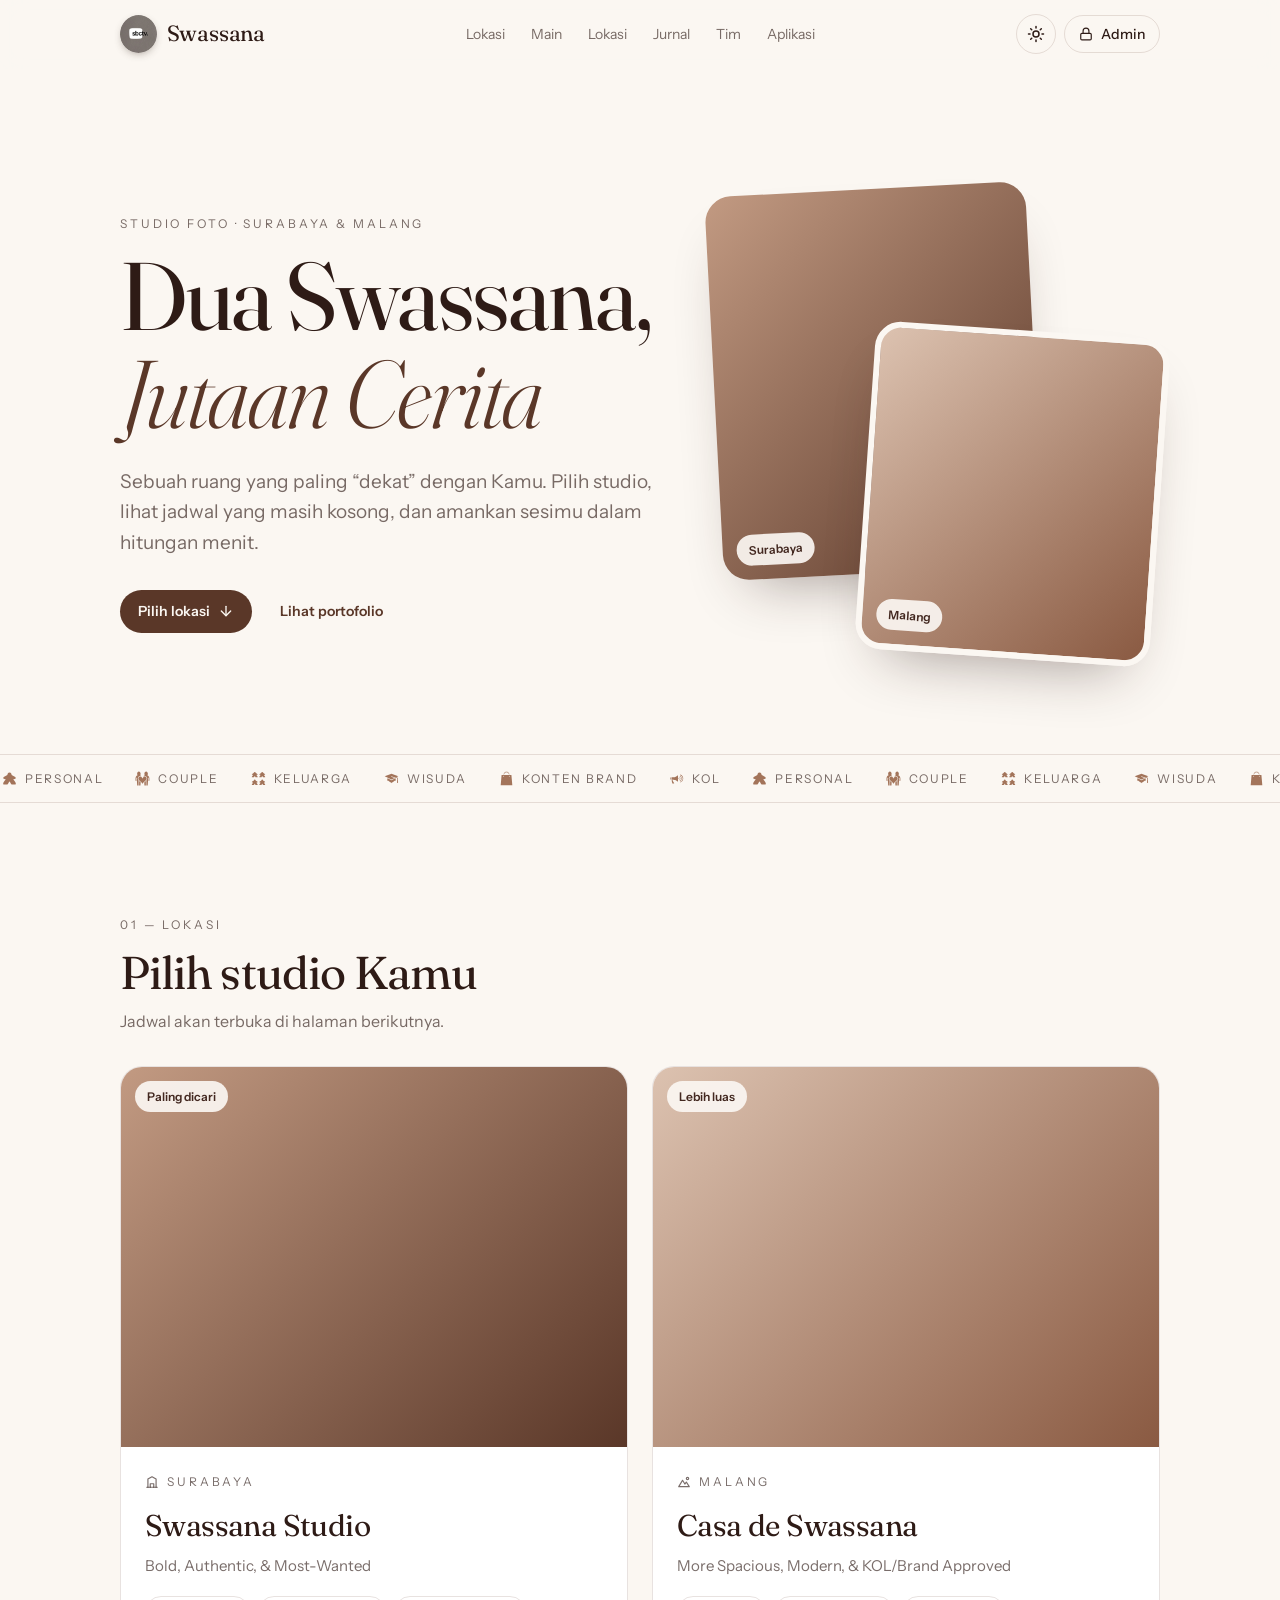
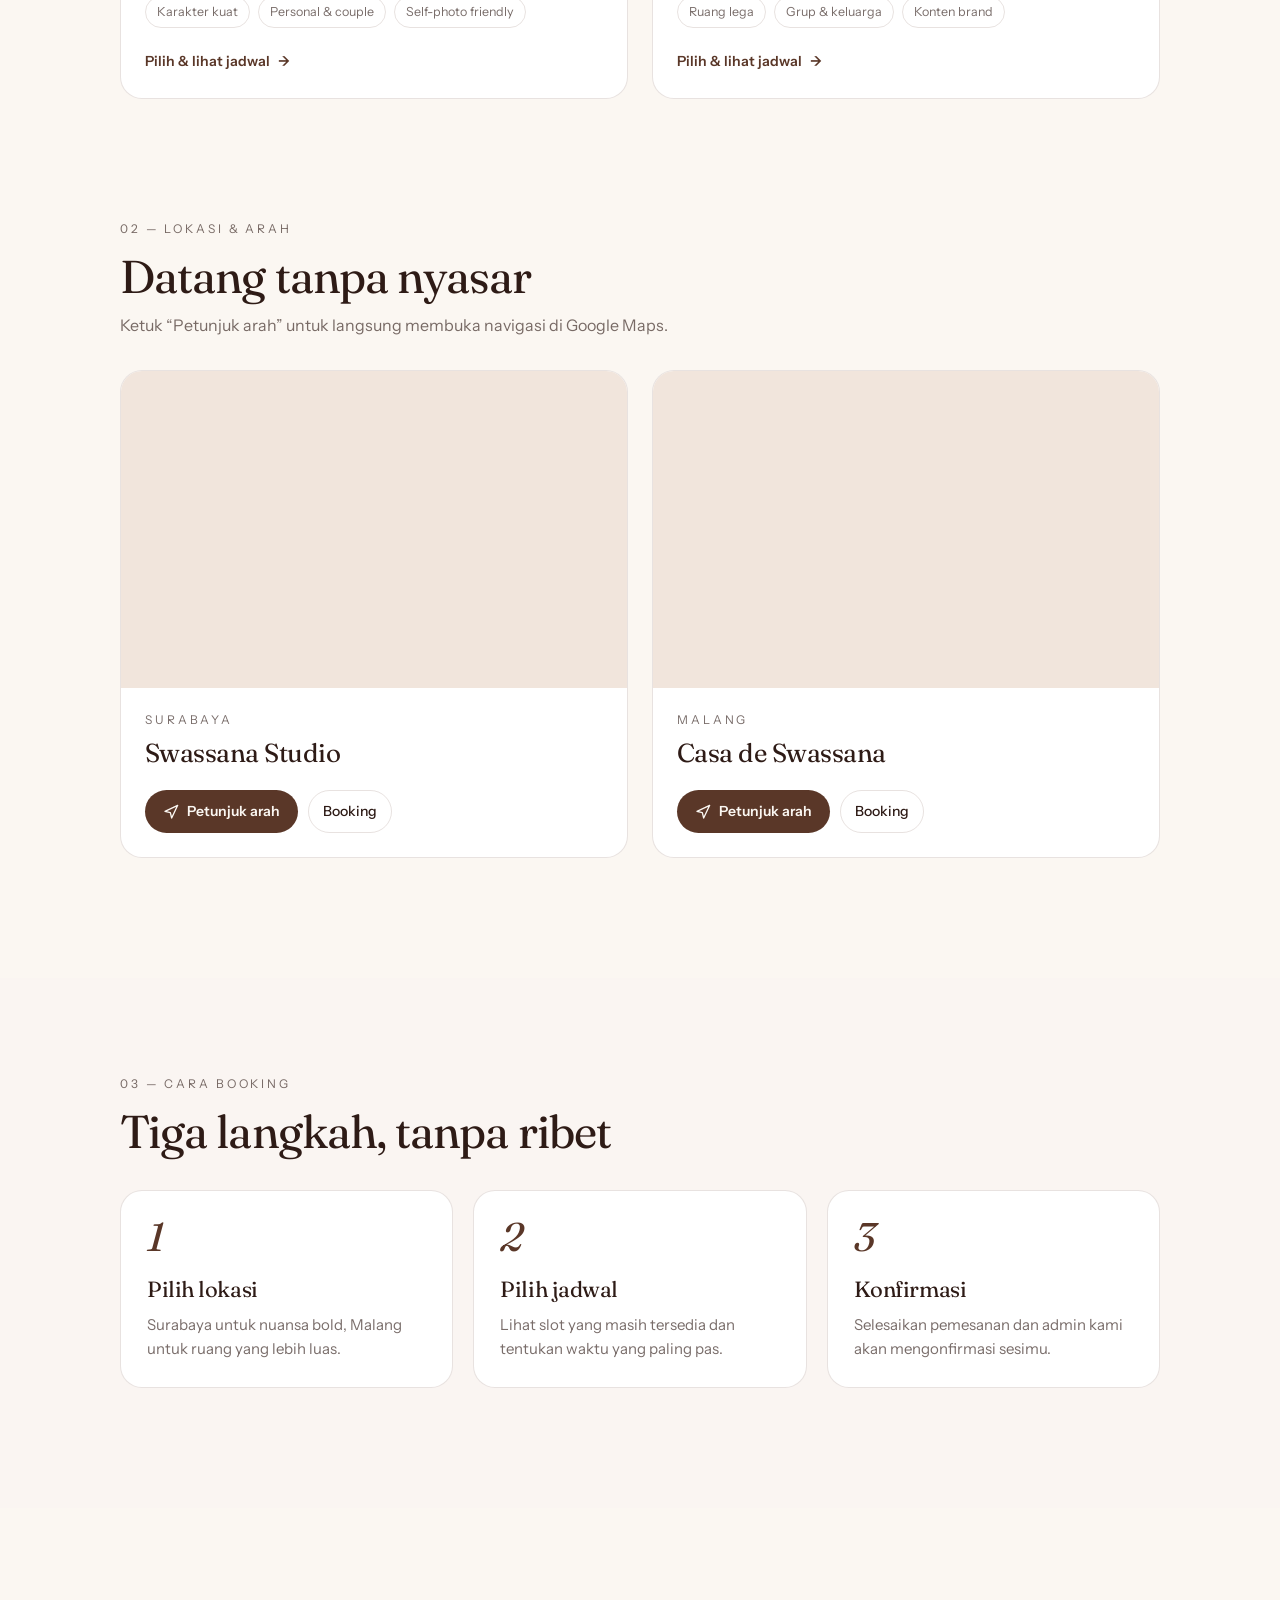
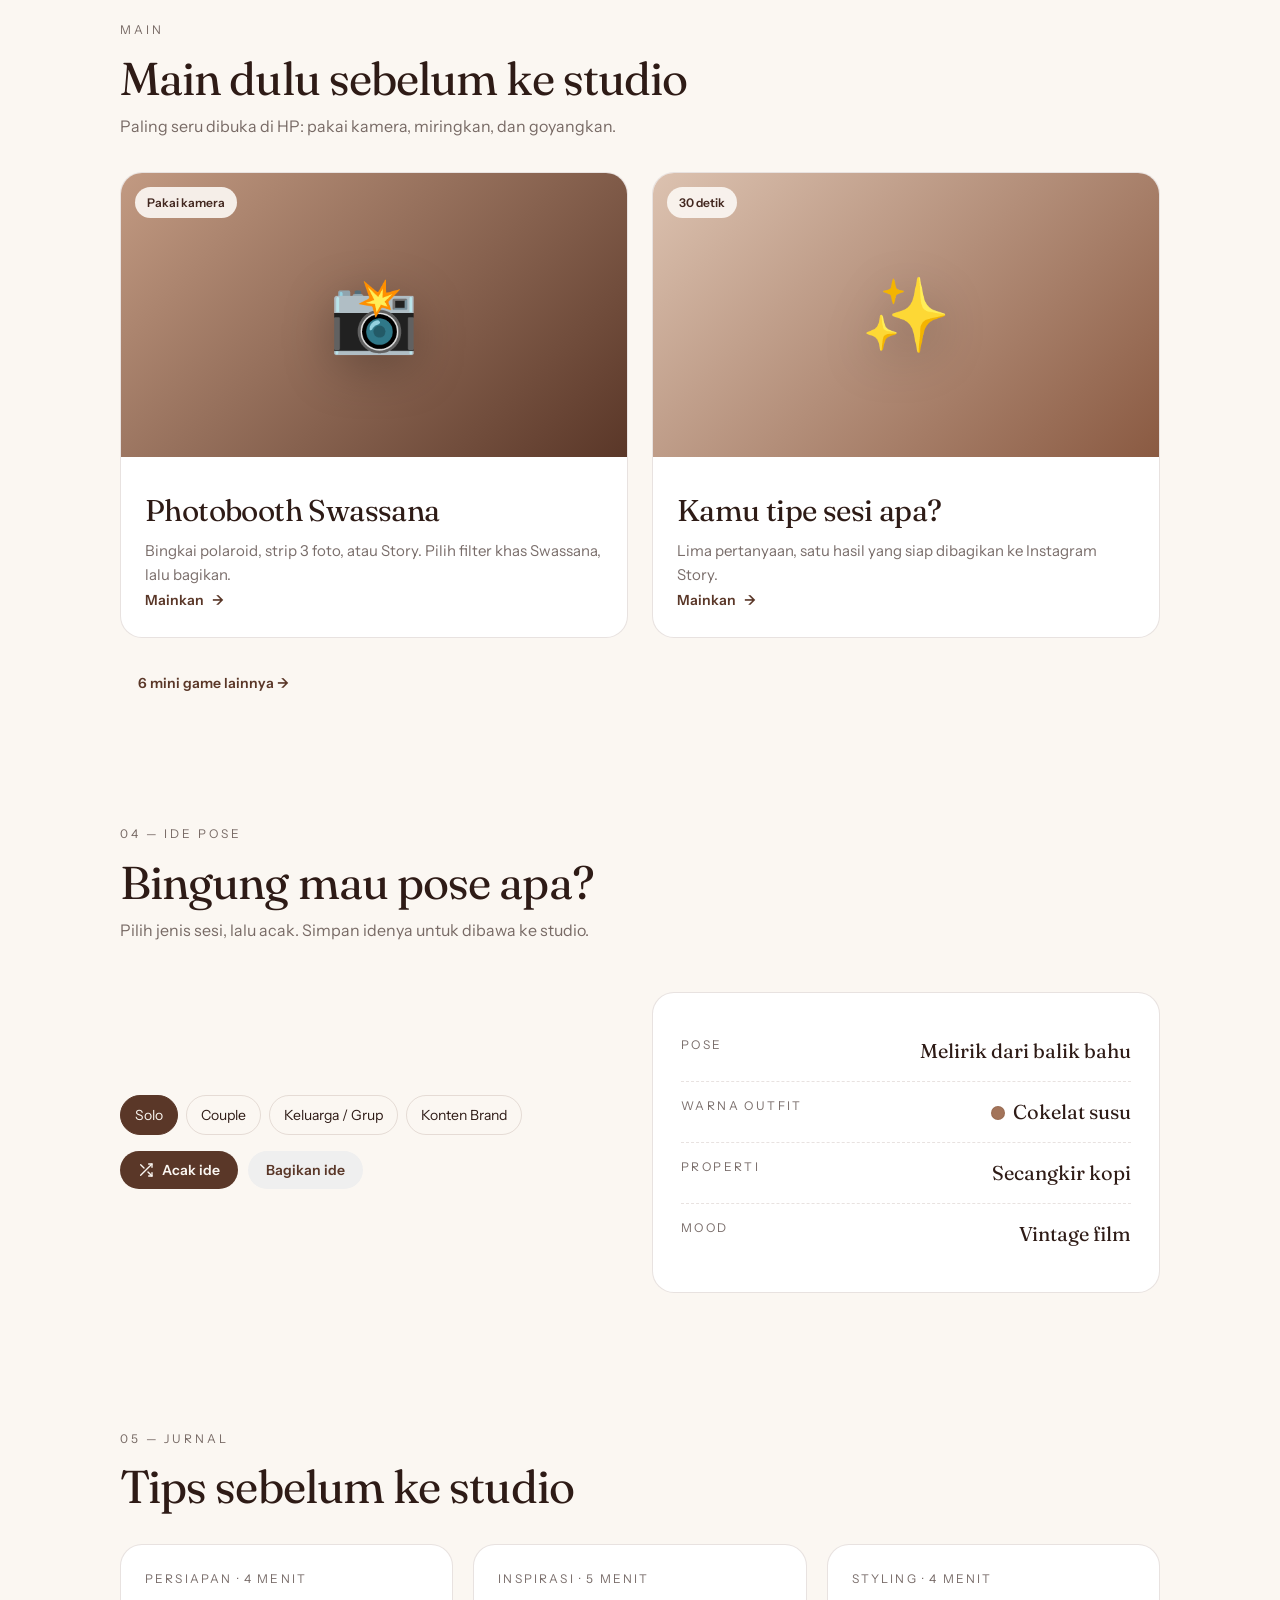
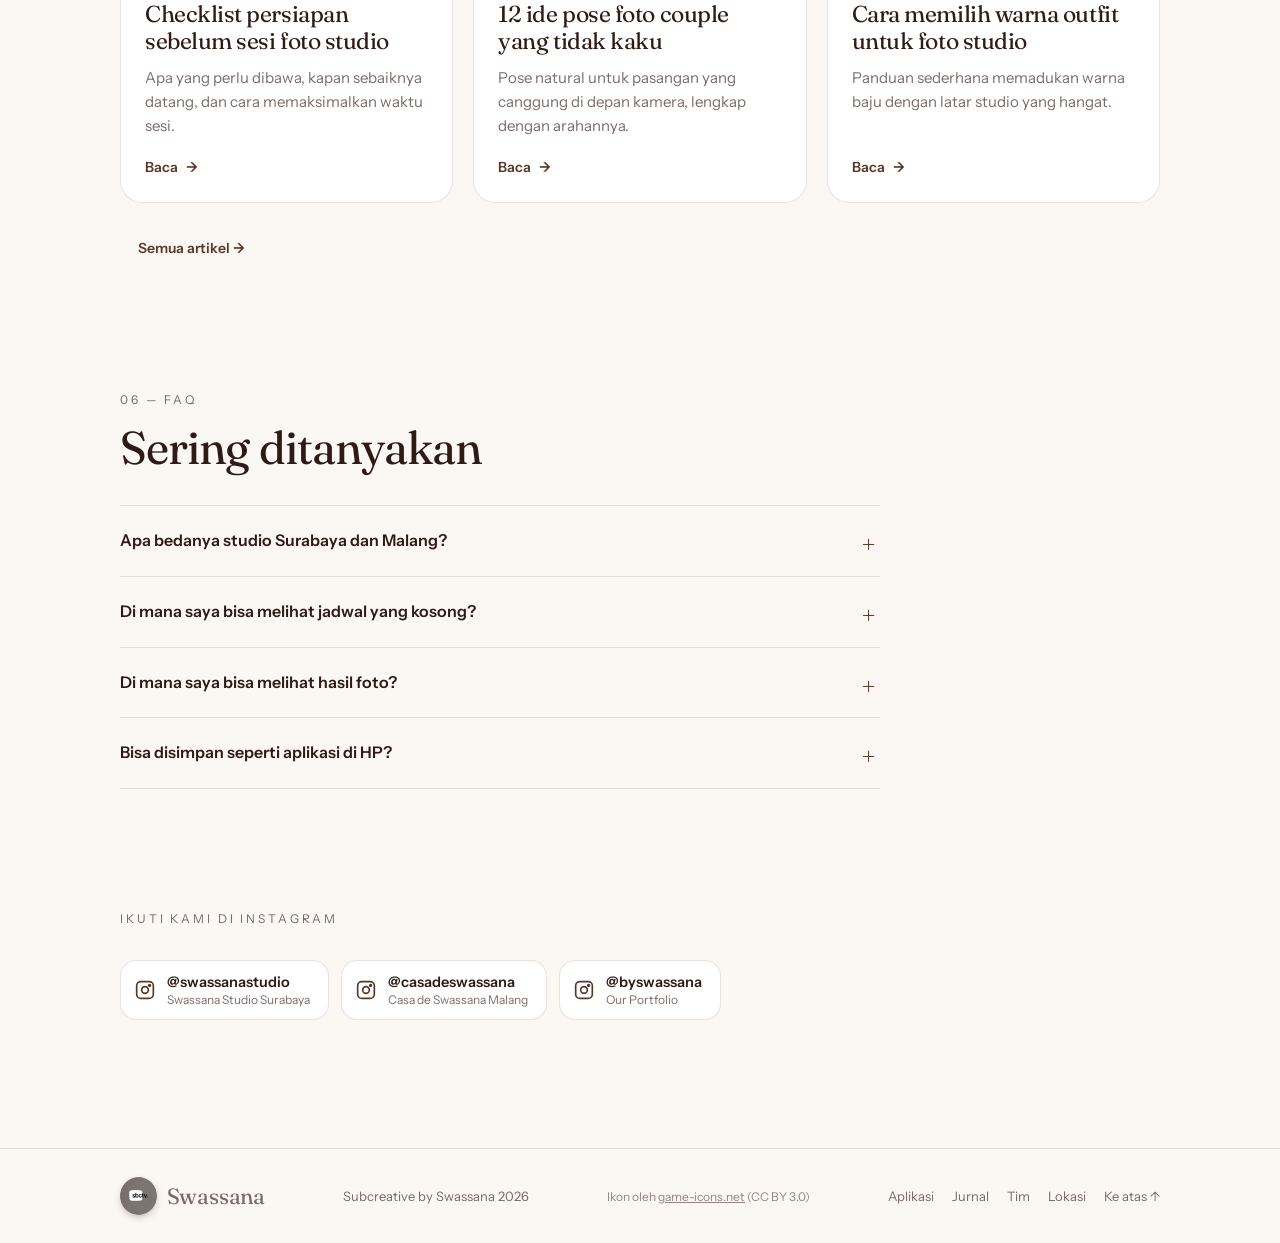
<file: index.html>
<!doctype html>
<html lang="id">
<head>
  <meta charset="utf-8">
  <meta name="viewport" content="width=device-width, initial-scale=1, viewport-fit=cover">
  <title>Swassana Studio — Surabaya & Malang</title>
  <meta name="description" content="Swassana Studio: studio foto di Surabaya dan Malang. Pilih lokasi, lihat jadwal, dan pesan sesi foto Kamu.">
  <meta property="og:title" content="Swassana — Dua Swassana, Jutaan Cerita">
  <meta property="og:description" content="Studio foto di Surabaya & Malang. Pilih lokasi dan lihat jadwal.">
  <meta property="og:image" content="https://swassanastudio.com/uploads/surabaya-20261011113216-b98bfd.jpg">
  <meta name="theme-color" content="#fbf7f2" media="(prefers-color-scheme: light)">
  <meta name="theme-color" content="#1a110e" media="(prefers-color-scheme: dark)">
  <link rel="manifest" href="manifest.webmanifest">
  <link rel="icon" href="icons/favicon-32.png?v=sbctv" type="image/png" sizes="32x32">
  <link rel="icon" href="icons/favicon-96.png?v=sbctv" type="image/png" sizes="96x96">
  <link rel="apple-touch-icon" href="icons/apple-touch-icon.png?v=sbctv">
  <meta name="apple-mobile-web-app-capable" content="yes">
  <meta name="mobile-web-app-capable" content="yes">
  <meta name="apple-mobile-web-app-title" content="Swassana">
  <meta name="apple-mobile-web-app-status-bar-style" content="default">
  <link rel="preconnect" href="https://fonts.googleapis.com">
  <link rel="preconnect" href="https://fonts.gstatic.com" crossorigin>
  <link href="https://fonts.googleapis.com/css2?family=Fraunces:ital,opsz,wght@0,9..144,300..700;1,9..144,300..700&family=Instrument+Sans:wght@400..700&display=swap" rel="stylesheet">
  <link rel="stylesheet" href="style.css">
  <script>
    try { const t = localStorage.getItem('theme'); if (t) document.documentElement.dataset.theme = t; } catch (e) {}
  </script>
  <link rel="canonical" href="https://rfim.github.io/swassana/">
  <script type="application/ld+json">
  {
    "@context": "https://schema.org",
    "@graph": [
      {
        "@type": "Organization",
        "@id": "https://rfim.github.io/swassana/#org",
        "name": "Swassana Studio",
        "url": "https://rfim.github.io/swassana/",
        "logo": "https://rfim.github.io/swassana/icons/icon-512.png",
        "sameAs": ["https://instagram.com/swassanastudio", "https://instagram.com/casadeswassana", "https://instagram.com/byswassana", "https://swassanastudio.com/"]
      },
      { "@type": "PhotographyBusiness", "name": "Swassana Studio", "description": "Bold, Authentic, & Most-Wanted", "address": { "@type": "PostalAddress", "addressLocality": "Surabaya", "addressCountry": "ID" }, "parentOrganization": { "@id": "https://rfim.github.io/swassana/#org" }, "url": "https://swassanastudio.com/booking/surabaya" },
      { "@type": "PhotographyBusiness", "name": "Casa de Swassana", "description": "More Spacious, Modern, & KOL/Brand Approved", "address": { "@type": "PostalAddress", "addressLocality": "Malang", "addressCountry": "ID" }, "parentOrganization": { "@id": "https://rfim.github.io/swassana/#org" }, "url": "https://swassanastudio.com/booking/malang" }
    ]
  }
  </script>
  <script>
    // Phone/app layout starts behind the login screen (see js/login.js).
    (function () {
      var app = self !== top || matchMedia('(display-mode: standalone), (hover: none) and (pointer: coarse)').matches || (navigator.maxTouchPoints > 0 && (/Android|iPhone|iPad|iPod|Mobile|Silk|Kindle|Opera Mini/i.test(navigator.userAgent) || (navigator.userAgentData && navigator.userAgentData.mobile))), ok = false; // frame (preview.html), installed app, touch-only pointer, or a touch phone whose browser misreports its pointer (Samsung Internet, Firefox, Opera, Mi…)
      try { ok = localStorage.getItem('sw-auth') === 'b58f51929f7fe337cebc3a7fc162673d510b757fdfc439d7aed4947f7561fc90'; } catch (e) {}
      if (app && !ok) document.documentElement.classList.add('locked');
      // opening splash once per session (js/intro.js); hide the page until it is up
      var seen = false; try { seen = sessionStorage.getItem('sw-intro'); } catch (e) {}
      if (app && !seen && !matchMedia('(prefers-reduced-motion: reduce)').matches) document.documentElement.classList.add('intro-pending');
    })();
  </script>
  <script>var p = 'latte'; try { p = localStorage.getItem('sw-pal') || p; } catch (e) {} document.documentElement.dataset.pal = p;</script>
</head>
<body>
  <a class="skip" href="#lokasi">Lewati ke pilihan lokasi</a>

  <header class="nav" id="top">
    <div class="wrap nav-inner">
      <a href="#top" class="brand" aria-label="Swassana, kembali ke atas">Swassana</a>
      <nav class="nav-links" aria-label="Navigasi utama">
        <a href="#lokasi">Lokasi</a>
        <a href="#main">Main</a>
        <a href="#arah">Lokasi</a>
        <a href="blog/">Jurnal</a>
        <a href="team.html">Tim</a>
        <a href="showcase.html">Aplikasi</a>
      </nav>
      <div class="nav-actions">
        <a class="icon-btn app-info" href="#t=info" aria-label="Info: FAQ, cara booking, tim, keluar">
          <svg width="20" height="20" viewBox="0 0 24 24" fill="none" stroke="currentColor" stroke-width="1.9" stroke-linecap="round" aria-hidden="true"><circle cx="12" cy="12" r="9"/><path d="M12 11v5"/><path d="M12 7.5h.01"/></svg>
        </a>
        <button class="icon-btn" id="theme" type="button" aria-label="Ganti tema terang/gelap">
          <svg class="i-sun" width="18" height="18" viewBox="0 0 24 24" fill="none" stroke="currentColor" stroke-width="2" stroke-linecap="round" aria-hidden="true"><circle cx="12" cy="12" r="4"/><path d="M12 2v2M12 20v2M4.9 4.9l1.4 1.4M17.7 17.7l1.4 1.4M2 12h2M20 12h2M4.9 19.1l1.4-1.4M17.7 6.3l1.4-1.4"/></svg>
          <svg class="i-moon" width="18" height="18" viewBox="0 0 24 24" fill="none" stroke="currentColor" stroke-width="2" stroke-linecap="round" stroke-linejoin="round" aria-hidden="true"><path d="M21 12.8A9 9 0 1 1 11.2 3a7 7 0 0 0 9.8 9.8Z"/></svg>
        </button>
        <a href="https://swassanastudio.com/admin/login" class="pill pill-outline admin">
          <svg width="14" height="14" viewBox="0 0 24 24" fill="none" stroke="currentColor" stroke-width="2" stroke-linecap="round" stroke-linejoin="round" aria-hidden="true"><rect x="3" y="11" width="18" height="11" rx="2"/><path d="M7 11V7a5 5 0 0 1 10 0v4"/></svg>
          Admin
        </a>
        <button class="icon-btn menu-btn" id="menuBtn" type="button" aria-label="Buka menu" aria-expanded="false" aria-controls="sheet">
          <svg width="20" height="20" viewBox="0 0 24 24" fill="none" stroke="currentColor" stroke-width="2" stroke-linecap="round" aria-hidden="true"><path d="M4 7h16M4 12h16M4 17h10"/></svg>
        </button>
      </div>
    </div>
  </header>

  <div class="sheet" id="sheet" hidden>
    <div class="sheet-backdrop" data-close></div>
    <div class="sheet-panel" role="dialog" aria-modal="true" aria-label="Menu">
      <div class="sheet-grip" aria-hidden="true"></div>
      <a href="#lokasi" data-close>Booking</a>
      <a href="#arah" data-close>Lokasi &amp; Arah</a>
      <a href="#cara" data-close>Cara Booking</a>
      <a href="photobooth.html">Photobooth</a>
      <a href="kuis.html">Kuis Tipe Sesi</a>
      <a href="main.html">Mini Game</a>
      <a href="#ide" data-close>Ide Pose</a>
      <a href="blog/">Jurnal</a>
      <a href="#faq" data-close>FAQ</a>
      <a href="team.html">Tim Kami</a>
      <a href="https://instagram.com/byswassana" target="_blank" rel="noopener">Portofolio ↗</a>
      <a href="https://swassanastudio.com/admin/login">Login Admin</a>
    </div>
  </div>

  <main>
    <!-- Super-app home: phone/app layout only, built by js/superapp.js -->
    <section id="home" class="super" data-tab="beranda" aria-label="Beranda aplikasi"></section>

    <!-- Hero -->
    <section class="hero wrap" data-tab="beranda">
      <div class="hero-copy">
        <p class="eyebrow reveal">Studio Foto · Surabaya &amp; Malang</p>
        <h1 class="reveal">Dua Swassana,<br><em>Jutaan Cerita</em></h1>
        <p class="lead reveal">Sebuah ruang yang paling “dekat” dengan Kamu. Pilih studio, lihat jadwal yang masih kosong, dan amankan sesimu dalam hitungan menit.</p>
        <div class="hero-cta reveal">
          <a href="#lokasi" class="pill pill-solid">Pilih lokasi
            <svg width="16" height="16" viewBox="0 0 24 24" fill="none" stroke="currentColor" stroke-width="2" stroke-linecap="round" stroke-linejoin="round" aria-hidden="true"><path d="M12 5v14"/><path d="m19 12-7 7-7-7"/></svg>
          </a>
          <a href="https://instagram.com/byswassana" target="_blank" rel="noopener" class="pill pill-ghost">Lihat portofolio</a>
        </div>
      </div>
      <div class="hero-art reveal" aria-hidden="true">
        <div class="frame f1" data-tone="1"><img src="https://swassanastudio.com/uploads/surabaya-20261011113216-b98bfd.jpg" alt="" onerror="this.remove()"><span>Surabaya</span></div>
        <div class="frame f2" data-tone="2"><img src="https://swassanastudio.com/uploads/malang-20261011094101-3d5251.jpg" alt="" onerror="this.remove()"><span>Malang</span></div>
      </div>
    </section>

    <!-- Icons: game-icons.net by Delapouite, CC BY 3.0 (credited in the footer) -->
    <div class="marquee" data-tab="beranda" aria-label="Pilih jenis sesi dan mainkan">
      <div class="marquee-track">
        <a class="mq-item" href="main.html?g=personal" title="Main: Cari Cahaya"><svg aria-hidden="true" class="mq-ic mq-bob" viewBox="0 0 512 512" fill="currentColor"><path d="M256 54.99c-27 0-46.418 14.287-57.633 32.23-10.03 16.047-14.203 34.66-15.017 50.962-30.608 15.135-64.515 30.394-91.815 45.994-14.32 8.183-26.805 16.414-36.203 25.26C45.934 218.28 39 228.24 39 239.99c0 5 2.44 9.075 5.19 12.065 2.754 2.99 6.054 5.312 9.812 7.48 7.515 4.336 16.99 7.95 27.412 11.076 15.483 4.646 32.823 8.1 47.9 9.577-14.996 25.84-34.953 49.574-52.447 72.315C56.65 378.785 39 403.99 39 431.99c0 4-.044 7.123.31 10.26.355 3.137 1.256 7.053 4.41 10.156 3.155 3.104 7.017 3.938 10.163 4.28 3.146.345 6.315.304 10.38.304h111.542c8.097 0 14.026.492 20.125-3.43 6.1-3.92 8.324-9.275 12.67-17.275l.088-.16.08-.166s9.723-19.77 21.324-39.388c5.8-9.808 12.097-19.576 17.574-26.498 2.74-3.46 5.304-6.204 7.15-7.754.564-.472.82-.56 1.184-.76.363.2.62.288 1.184.76 1.846 1.55 4.41 4.294 7.15 7.754 5.477 6.922 11.774 16.69 17.574 26.498 11.6 19.618 21.324 39.387 21.324 39.387l.08.165.088.16c4.346 8 6.55 13.323 12.61 17.254 6.058 3.93 11.974 3.45 19.957 3.45H448c4 0 7.12.043 10.244-.304 3.123-.347 6.998-1.21 10.12-4.332 3.12-3.122 3.984-6.997 4.33-10.12.348-3.122.306-6.244.306-10.244 0-28-17.65-53.205-37.867-79.488-17.493-22.74-37.45-46.474-52.447-72.315 15.077-1.478 32.417-4.93 47.9-9.576 10.422-3.125 19.897-6.74 27.412-11.075 3.758-2.168 7.058-4.49 9.81-7.48 2.753-2.99 5.192-7.065 5.192-12.065 0-11.75-6.934-21.71-16.332-30.554-9.398-8.846-21.883-17.077-36.203-25.26-27.3-15.6-61.207-30.86-91.815-45.994-.814-16.3-4.988-34.915-15.017-50.96C302.418 69.276 283 54.99 256 54.99z"/></svg>Personal</a><a class="mq-item" href="main.html?g=couple" title="Main: Love Sync"><svg aria-hidden="true" class="mq-ic mq-beat" viewBox="0 0 512 512" fill="currentColor"><path d="M132.255 18.093c-32.842 0-59.592 33.923-59.592 75.935 0 21.274 7.079 40.468 18.092 54.284C22.623 158.879 7.903 253.733 24.1 339.874h23.563L46.63 234.53l18.688-.185 1.25 126.685 8.75 132.877h46.875v-172.29c-15.257-18.713-25.615-39.351-26.424-64.825l-.004-.1v-.1c-.154-15.988 6.478-35.643 19.219-52.566 12.741-16.922 32.481-30.98 57.783-31.29 17.252-.212 35.458 5.013 51.338 14.771-12.131-20.214-29.245-34.177-51.26-38.32 11.507-13.88 18.971-33.345 18.971-55.157.097-36.903-24.805-76.041-59.562-75.937zm247.841 0c-32.842 0-59.591 33.923-59.591 75.935 0 21.274 7.078 40.468 18.091 54.284-25.296 3.923-43.223 19.473-54.945 41.875 16.803-11.476 36.697-17.682 55.465-17.452 25.302.311 45.042 14.369 57.783 31.291 12.741 16.923 19.373 36.578 19.219 52.567v.1l-.004.1c-.826 26.007-11.608 46.974-27.393 65.997v171.113h44.315l11.5-154.029h.03l1.062-105.531 18.687.185-1.062 105.346h24.53c18.363-88.46-4.724-178.95-67.095-190.687 11.507-13.88 18.97-33.345 18.97-55.157.098-36.903-24.805-76.041-59.562-75.937zM172.99 190.733c-18.837.232-33.281 10.381-43.625 24.12-10.326 13.715-15.675 31.13-15.594 41.506 1.226 36.63 26.557 61.833 61.219 92.044 26.758 23.322 58.19 48.519 80.617 83.38l.357-.637.336.601c22.427-34.843 53.847-60.03 80.596-83.344 34.662-30.211 59.993-55.414 61.219-92.044.081-10.376-5.268-27.791-15.594-41.506-10.344-13.739-24.788-23.888-43.625-24.12-28.453-.349-63.84 20.288-74.414 52.022l-8.539 25.625-8.54-25.625c-10.573-31.734-45.96-52.37-74.413-52.021zm-32.11 150.989v152.181h44.315l7.893-105.714c-9.94-9.023-20.098-17.651-29.924-26.215-7.726-6.734-15.242-13.43-22.283-20.252zm229.157.93c-6.762 6.5-13.94 12.894-21.315 19.322-10.636 9.27-21.66 18.622-32.375 28.463l6.815 103.47h46.875z"/></svg>Couple</a><a class="mq-item" href="main.html?g=keluarga" title="Main: Semua Lihat Kamera!"><svg aria-hidden="true" class="mq-ic mq-wiggle" viewBox="0 0 512 512" fill="currentColor"><path d="M128 32c-12.442 0-21.39 6.583-26.559 14.852-4.622 7.394-6.544 15.974-6.92 23.486-14.104 6.974-29.73 14.006-42.31 21.195-6.6 3.771-12.353 7.562-16.684 11.639-4.33 4.075-7.527 8.665-7.527 14.08 0 2.304 1.125 4.183 2.393 5.56 1.269 1.378 2.79 2.449 4.521 3.448 3.463 1.998 7.83 3.663 12.633 5.103 7.135 2.141 15.124 3.734 22.072 4.414-6.91 11.908-16.106 22.845-24.168 33.325C36.135 181.213 28 192.827 28 205.73c0 1.844-.019 3.283.145 4.729.163 1.446.577 3.252 2.03 4.682 1.455 1.43 3.235 1.813 4.684 1.97 1.45.16 2.91.141 4.784.141h51.402c3.731 0 6.463.227 9.273-1.58 2.811-1.807 3.835-4.274 5.838-7.961l.041-.074.037-.076s4.48-9.11 9.827-18.15c2.672-4.52 5.575-9.022 8.1-12.212 1.262-1.594 2.443-2.86 3.294-3.574.26-.218.377-.257.545-.35.167.093.285.132.545.35.85.714 2.032 1.98 3.295 3.574 2.524 3.19 5.427 7.691 8.1 12.211 5.345 9.04 9.826 18.15 9.826 18.15l.037.077.04.072c2.004 3.687 3.019 6.14 5.811 7.951s5.519 1.59 9.198 1.59h51.627c1.843 0 3.28.021 4.72-.139s3.226-.557 4.664-1.996c1.438-1.438 1.835-3.225 1.994-4.664.16-1.439.143-2.877.143-4.72 0-12.904-8.135-24.52-17.451-36.631-8.061-10.48-17.257-21.416-24.168-33.325 6.948-.68 14.937-2.27 22.072-4.412 4.803-1.44 9.17-3.108 12.633-5.105 1.732-1 3.253-2.068 4.521-3.445 1.27-1.378 2.393-3.257 2.393-5.561 0-5.415-3.196-10.005-7.527-14.08-4.331-4.077-10.085-7.87-16.684-11.64-12.58-7.19-28.206-14.222-42.31-21.196-.376-7.512-2.299-16.09-6.92-23.484C149.39 38.582 140.442 32 128 32zm256 0c-12.442 0-21.39 6.583-26.559 14.852-4.622 7.394-6.544 15.974-6.92 23.486-14.104 6.974-29.73 14.006-42.31 21.195-6.6 3.771-12.353 7.562-16.684 11.639-4.33 4.075-7.527 8.665-7.527 14.08 0 2.304 1.125 4.183 2.393 5.56 1.269 1.378 2.79 2.449 4.521 3.448 3.463 1.998 7.83 3.663 12.633 5.103 7.135 2.141 15.124 3.734 22.072 4.414-6.91 11.908-16.106 22.845-24.168 33.325C292.135 181.213 284 192.827 284 205.73c0 1.844-.019 3.283.145 4.729.163 1.446.577 3.252 2.03 4.682 1.455 1.43 3.235 1.813 4.684 1.97 1.45.16 2.91.141 4.784.141h51.402c3.731 0 6.463.227 9.273-1.58 2.811-1.807 3.836-4.274 5.838-7.961l.041-.074.037-.076s4.48-9.11 9.827-18.15c2.672-4.52 5.575-9.022 8.1-12.212 1.262-1.594 2.443-2.86 3.294-3.574.26-.218.377-.257.545-.35.167.093.285.132.545.35.85.714 2.032 1.98 3.295 3.574 2.524 3.19 5.427 7.691 8.1 12.211 5.345 9.04 9.826 18.15 9.826 18.15l.037.077.04.072c2.003 3.687 3.019 6.14 5.811 7.951s5.519 1.59 9.198 1.59h51.627c1.843 0 3.28.021 4.72-.139s3.226-.557 4.664-1.996c1.438-1.438 1.835-3.225 1.994-4.664.16-1.439.143-2.877.143-4.72 0-12.904-8.135-24.52-17.451-36.631-8.061-10.48-17.257-21.416-24.168-33.325 6.948-.68 14.937-2.27 22.072-4.412 4.803-1.44 9.17-3.108 12.633-5.105 1.732-1 3.253-2.068 4.521-3.445 1.27-1.378 2.393-3.257 2.393-5.561 0-5.415-3.197-10.005-7.527-14.08-4.331-4.077-10.085-7.87-16.684-11.64-12.58-7.19-28.206-14.222-42.31-21.196-.376-7.512-2.299-16.09-6.92-23.484C405.39 38.582 396.442 32 384 32zM128 294c-12.442 0-21.39 6.583-26.559 14.852-4.622 7.394-6.544 15.974-6.92 23.486-14.104 6.974-29.73 14.006-42.31 21.195-6.6 3.771-12.353 7.562-16.684 11.639-4.33 4.075-7.527 8.665-7.527 14.08 0 2.304 1.125 4.183 2.393 5.56 1.269 1.378 2.79 2.449 4.521 3.448 3.463 1.998 7.83 3.663 12.633 5.103 7.135 2.141 15.124 3.734 22.072 4.414-6.91 11.908-16.106 22.845-24.168 33.325C36.135 443.213 28 454.827 28 467.73c0 1.844-.019 3.283.145 4.729.163 1.446.577 3.25 2.03 4.68 1.455 1.43 3.235 1.815 4.684 1.972 1.45.16 2.91.141 4.784.141h51.402c3.731 0 6.463.227 9.273-1.58 2.811-1.807 3.835-4.274 5.838-7.961l.041-.074.037-.076s4.48-9.11 9.827-18.15c2.672-4.52 5.575-9.022 8.1-12.212 1.262-1.594 2.443-2.86 3.294-3.574.26-.218.377-.257.545-.35.167.093.285.132.545.35.85.714 2.032 1.98 3.295 3.574 2.524 3.19 5.427 7.691 8.1 12.211 5.345 9.04 9.826 18.15 9.826 18.15l.037.077.04.072c2.004 3.687 3.019 6.14 5.811 7.951s5.519 1.59 9.198 1.59h51.627c1.843 0 3.28.021 4.72-.139s3.226-.559 4.664-1.998c1.438-1.438 1.835-3.223 1.994-4.662.16-1.439.143-2.877.143-4.72 0-12.904-8.135-24.52-17.451-36.631-8.061-10.48-17.257-21.416-24.168-33.325 6.948-.68 14.937-2.27 22.072-4.412 4.803-1.44 9.17-3.108 12.633-5.105 1.732-1 3.253-2.068 4.521-3.445 1.27-1.378 2.393-3.257 2.393-5.561 0-5.415-3.196-10.005-7.527-14.08-4.331-4.077-10.085-7.87-16.684-11.64-12.58-7.19-28.206-14.222-42.31-21.196-.376-7.512-2.299-16.09-6.92-23.484C149.39 300.582 140.442 294 128 294zm256 0c-12.442 0-21.39 6.583-26.559 14.852-4.622 7.394-6.544 15.974-6.92 23.486-14.104 6.974-29.73 14.004-42.31 21.193-6.6 3.771-12.353 7.564-16.684 11.64-4.33 4.076-7.527 8.666-7.527 14.081 0 2.304 1.125 4.183 2.393 5.56 1.269 1.378 2.79 2.449 4.521 3.448 3.463 1.998 7.83 3.663 12.633 5.103 7.135 2.141 15.124 3.734 22.072 4.414-6.91 11.908-16.106 22.845-24.168 33.325C292.135 443.213 284 454.827 284 467.73c0 1.844-.019 3.283.145 4.729.163 1.446.577 3.25 2.03 4.68 1.455 1.43 3.235 1.815 4.684 1.972 1.45.16 2.91.141 4.784.141h51.402c3.731 0 6.463.227 9.273-1.58 2.811-1.807 3.836-4.274 5.838-7.961l.041-.074.037-.076s4.48-9.11 9.827-18.15c2.672-4.52 5.575-9.022 8.1-12.212 1.262-1.594 2.443-2.86 3.294-3.574.26-.218.377-.257.545-.35.167.093.285.132.545.35.85.714 2.032 1.98 3.295 3.574 2.524 3.19 5.427 7.691 8.1 12.211 5.345 9.04 9.826 18.15 9.826 18.15l.037.077.04.072c2.003 3.687 3.019 6.14 5.811 7.951s5.519 1.59 9.198 1.59h51.627c1.843 0 3.28.021 4.72-.139s3.226-.559 4.664-1.998c1.438-1.438 1.835-3.223 1.994-4.662.16-1.439.143-2.877.143-4.72 0-12.904-8.135-24.52-17.451-36.631-8.061-10.48-17.257-21.416-24.168-33.325 6.948-.68 14.937-2.273 22.072-4.414 4.803-1.44 9.17-3.106 12.633-5.103 1.732-1 3.253-2.068 4.521-3.445 1.27-1.378 2.393-3.257 2.393-5.561 0-5.415-3.197-10.005-7.527-14.08-4.331-4.077-10.085-7.87-16.684-11.64-12.58-7.19-28.206-14.222-42.31-21.196-.376-7.512-2.299-16.09-6.92-23.484C405.39 300.582 396.442 294 384 294z"/></svg>Keluarga</a><a class="mq-item" href="main.html?g=wisuda" title="Main: Lempar Toga"><svg aria-hidden="true" class="mq-ic mq-toss" viewBox="0 0 512 512" fill="currentColor"><path d="M256 89.61 22.486 177.18 256 293.937l111.22-55.61-104.337-31.9A16 16 0 0 1 256 208a16 16 0 0 1-16-16 16 16 0 0 1 16-16l-2.646 8.602 18.537 5.703a16 16 0 0 1 .008.056l27.354 8.365L455 246.645v12.146a16 16 0 0 0-7 13.21 16 16 0 0 0 7.293 13.406C448.01 312.932 448 375.383 448 400c16 10.395 16 10.775 32 0 0-24.614-.008-87.053-7.29-114.584A16 16 0 0 0 480 272a16 16 0 0 0-7-13.227v-25.42L413.676 215.1l75.838-37.92L256 89.61zM119.623 249 106.5 327.74c26.175 3.423 57.486 18.637 86.27 36.627 16.37 10.232 31.703 21.463 44.156 32.36 7.612 6.66 13.977 13.05 19.074 19.337 5.097-6.288 11.462-12.677 19.074-19.337 12.453-10.897 27.785-22.128 44.156-32.36 28.784-17.99 60.095-33.204 86.27-36.627L392.375 249h-6.25L256 314.063 125.873 249h-6.25z"/></svg>Wisuda</a><a class="mq-item" href="main.html?g=brand" title="Main: Flat Lay"><svg aria-hidden="true" class="mq-ic mq-swing" viewBox="0 0 512 512" fill="currentColor"><path d="M256 23c-35 0-62 17.92-79.3 41.71-11.9 16.38-19.6 35.49-23.2 54.29H172c3.4-15.2 9.9-30.77 19.3-43.71C206 55.08 227 41 256 41s50 14.08 64.7 34.29c9.4 12.94 15.9 28.51 19.3 43.71h18.5c-3.6-18.8-11.3-37.91-23.2-54.29C318 40.92 291 23 256 23zM88.25 137 57.81 487H454.2l-30.4-350H88.25zM160 160a16 16 0 0 1 16 16 16 16 0 0 1-16 16 16 16 0 0 1-16-16 16 16 0 0 1 16-16zm192 0a16 16 0 0 1 16 16 16 16 0 0 1-16 16 16 16 0 0 1-16-16 16 16 0 0 1 16-16z"/></svg>Konten Brand</a><a class="mq-item" href="main.html?g=kol" title="Main: Viral Hype"><svg aria-hidden="true" class="mq-ic mq-shout" viewBox="0 0 512 512" fill="currentColor"><path d="m383.46 123.668-4.66 17.387C430.868 155.005 467 202.095 467 256c0 53.904-36.133 100.994-88.2 114.945l4.66 17.387C443.31 372.295 485 317.962 485 256c0-61.963-41.69-116.295-101.54-132.332zM307 147.102c-38.21 31.665-62.18 50.07-92.316 59.488-30.27 9.46-65.937 10.324-129.684 10.4v78.02c63.747.076 99.415.94 129.684 10.4 30.136 9.418 54.107 27.823 92.316 59.488V147.102zm64.035 22.93-4.658 17.388C397.46 195.748 419 223.822 419 256s-21.54 60.252-52.623 68.58l4.658 17.387C409.902 331.552 437 296.237 437 256c0-40.238-27.098-75.552-65.965-85.967zm-12.424 46.364-4.657 17.387C364.05 236.49 371 245.547 371 256s-6.95 19.51-17.047 22.217l4.658 17.387c17.885-4.792 30.392-21.09 30.392-39.604 0-18.513-12.507-34.812-30.39-39.604zM67 216.998 60 217c-1.75 0-2.906.44-4.574 1.898-1.668 1.46-3.578 4.104-5.2 7.756C46.977 233.96 45 245 45 256s1.978 22.04 5.225 29.346c1.623 3.652 3.533 6.296 5.2 7.756C57.096 294.562 58.25 295 60 295l7 .002v-78.004zm258 17.316v43.372c3.018-.413 5.432-.966 6.975-1.737 2.39-1.196 3.554-2.3 4.8-5.104C338.022 268.04 339 263.25 339 256s-.978-12.04-2.225-14.846c-1.246-2.804-2.41-3.908-4.8-5.103-1.543-.77-3.957-1.323-6.975-1.736zM87.533 313.027 115.027 423h62.252c-3.437-10.215-11.674-22.83-20.997-38.37-11.1-18.5-22.693-41.56-24.824-71.13-12.897-.304-27.38-.428-43.927-.473z"/></svg>KOL</a>
        <a class="mq-item" href="main.html?g=personal" title="Main: Cari Cahaya" tabindex="-1" aria-hidden="true"><svg aria-hidden="true" class="mq-ic mq-bob" viewBox="0 0 512 512" fill="currentColor"><path d="M256 54.99c-27 0-46.418 14.287-57.633 32.23-10.03 16.047-14.203 34.66-15.017 50.962-30.608 15.135-64.515 30.394-91.815 45.994-14.32 8.183-26.805 16.414-36.203 25.26C45.934 218.28 39 228.24 39 239.99c0 5 2.44 9.075 5.19 12.065 2.754 2.99 6.054 5.312 9.812 7.48 7.515 4.336 16.99 7.95 27.412 11.076 15.483 4.646 32.823 8.1 47.9 9.577-14.996 25.84-34.953 49.574-52.447 72.315C56.65 378.785 39 403.99 39 431.99c0 4-.044 7.123.31 10.26.355 3.137 1.256 7.053 4.41 10.156 3.155 3.104 7.017 3.938 10.163 4.28 3.146.345 6.315.304 10.38.304h111.542c8.097 0 14.026.492 20.125-3.43 6.1-3.92 8.324-9.275 12.67-17.275l.088-.16.08-.166s9.723-19.77 21.324-39.388c5.8-9.808 12.097-19.576 17.574-26.498 2.74-3.46 5.304-6.204 7.15-7.754.564-.472.82-.56 1.184-.76.363.2.62.288 1.184.76 1.846 1.55 4.41 4.294 7.15 7.754 5.477 6.922 11.774 16.69 17.574 26.498 11.6 19.618 21.324 39.387 21.324 39.387l.08.165.088.16c4.346 8 6.55 13.323 12.61 17.254 6.058 3.93 11.974 3.45 19.957 3.45H448c4 0 7.12.043 10.244-.304 3.123-.347 6.998-1.21 10.12-4.332 3.12-3.122 3.984-6.997 4.33-10.12.348-3.122.306-6.244.306-10.244 0-28-17.65-53.205-37.867-79.488-17.493-22.74-37.45-46.474-52.447-72.315 15.077-1.478 32.417-4.93 47.9-9.576 10.422-3.125 19.897-6.74 27.412-11.075 3.758-2.168 7.058-4.49 9.81-7.48 2.753-2.99 5.192-7.065 5.192-12.065 0-11.75-6.934-21.71-16.332-30.554-9.398-8.846-21.883-17.077-36.203-25.26-27.3-15.6-61.207-30.86-91.815-45.994-.814-16.3-4.988-34.915-15.017-50.96C302.418 69.276 283 54.99 256 54.99z"/></svg>Personal</a><a class="mq-item" href="main.html?g=couple" title="Main: Love Sync" tabindex="-1" aria-hidden="true"><svg aria-hidden="true" class="mq-ic mq-beat" viewBox="0 0 512 512" fill="currentColor"><path d="M132.255 18.093c-32.842 0-59.592 33.923-59.592 75.935 0 21.274 7.079 40.468 18.092 54.284C22.623 158.879 7.903 253.733 24.1 339.874h23.563L46.63 234.53l18.688-.185 1.25 126.685 8.75 132.877h46.875v-172.29c-15.257-18.713-25.615-39.351-26.424-64.825l-.004-.1v-.1c-.154-15.988 6.478-35.643 19.219-52.566 12.741-16.922 32.481-30.98 57.783-31.29 17.252-.212 35.458 5.013 51.338 14.771-12.131-20.214-29.245-34.177-51.26-38.32 11.507-13.88 18.971-33.345 18.971-55.157.097-36.903-24.805-76.041-59.562-75.937zm247.841 0c-32.842 0-59.591 33.923-59.591 75.935 0 21.274 7.078 40.468 18.091 54.284-25.296 3.923-43.223 19.473-54.945 41.875 16.803-11.476 36.697-17.682 55.465-17.452 25.302.311 45.042 14.369 57.783 31.291 12.741 16.923 19.373 36.578 19.219 52.567v.1l-.004.1c-.826 26.007-11.608 46.974-27.393 65.997v171.113h44.315l11.5-154.029h.03l1.062-105.531 18.687.185-1.062 105.346h24.53c18.363-88.46-4.724-178.95-67.095-190.687 11.507-13.88 18.97-33.345 18.97-55.157.098-36.903-24.805-76.041-59.562-75.937zM172.99 190.733c-18.837.232-33.281 10.381-43.625 24.12-10.326 13.715-15.675 31.13-15.594 41.506 1.226 36.63 26.557 61.833 61.219 92.044 26.758 23.322 58.19 48.519 80.617 83.38l.357-.637.336.601c22.427-34.843 53.847-60.03 80.596-83.344 34.662-30.211 59.993-55.414 61.219-92.044.081-10.376-5.268-27.791-15.594-41.506-10.344-13.739-24.788-23.888-43.625-24.12-28.453-.349-63.84 20.288-74.414 52.022l-8.539 25.625-8.54-25.625c-10.573-31.734-45.96-52.37-74.413-52.021zm-32.11 150.989v152.181h44.315l7.893-105.714c-9.94-9.023-20.098-17.651-29.924-26.215-7.726-6.734-15.242-13.43-22.283-20.252zm229.157.93c-6.762 6.5-13.94 12.894-21.315 19.322-10.636 9.27-21.66 18.622-32.375 28.463l6.815 103.47h46.875z"/></svg>Couple</a><a class="mq-item" href="main.html?g=keluarga" title="Main: Semua Lihat Kamera!" tabindex="-1" aria-hidden="true"><svg aria-hidden="true" class="mq-ic mq-wiggle" viewBox="0 0 512 512" fill="currentColor"><path d="M128 32c-12.442 0-21.39 6.583-26.559 14.852-4.622 7.394-6.544 15.974-6.92 23.486-14.104 6.974-29.73 14.006-42.31 21.195-6.6 3.771-12.353 7.562-16.684 11.639-4.33 4.075-7.527 8.665-7.527 14.08 0 2.304 1.125 4.183 2.393 5.56 1.269 1.378 2.79 2.449 4.521 3.448 3.463 1.998 7.83 3.663 12.633 5.103 7.135 2.141 15.124 3.734 22.072 4.414-6.91 11.908-16.106 22.845-24.168 33.325C36.135 181.213 28 192.827 28 205.73c0 1.844-.019 3.283.145 4.729.163 1.446.577 3.252 2.03 4.682 1.455 1.43 3.235 1.813 4.684 1.97 1.45.16 2.91.141 4.784.141h51.402c3.731 0 6.463.227 9.273-1.58 2.811-1.807 3.835-4.274 5.838-7.961l.041-.074.037-.076s4.48-9.11 9.827-18.15c2.672-4.52 5.575-9.022 8.1-12.212 1.262-1.594 2.443-2.86 3.294-3.574.26-.218.377-.257.545-.35.167.093.285.132.545.35.85.714 2.032 1.98 3.295 3.574 2.524 3.19 5.427 7.691 8.1 12.211 5.345 9.04 9.826 18.15 9.826 18.15l.037.077.04.072c2.004 3.687 3.019 6.14 5.811 7.951s5.519 1.59 9.198 1.59h51.627c1.843 0 3.28.021 4.72-.139s3.226-.557 4.664-1.996c1.438-1.438 1.835-3.225 1.994-4.664.16-1.439.143-2.877.143-4.72 0-12.904-8.135-24.52-17.451-36.631-8.061-10.48-17.257-21.416-24.168-33.325 6.948-.68 14.937-2.27 22.072-4.412 4.803-1.44 9.17-3.108 12.633-5.105 1.732-1 3.253-2.068 4.521-3.445 1.27-1.378 2.393-3.257 2.393-5.561 0-5.415-3.196-10.005-7.527-14.08-4.331-4.077-10.085-7.87-16.684-11.64-12.58-7.19-28.206-14.222-42.31-21.196-.376-7.512-2.299-16.09-6.92-23.484C149.39 38.582 140.442 32 128 32zm256 0c-12.442 0-21.39 6.583-26.559 14.852-4.622 7.394-6.544 15.974-6.92 23.486-14.104 6.974-29.73 14.006-42.31 21.195-6.6 3.771-12.353 7.562-16.684 11.639-4.33 4.075-7.527 8.665-7.527 14.08 0 2.304 1.125 4.183 2.393 5.56 1.269 1.378 2.79 2.449 4.521 3.448 3.463 1.998 7.83 3.663 12.633 5.103 7.135 2.141 15.124 3.734 22.072 4.414-6.91 11.908-16.106 22.845-24.168 33.325C292.135 181.213 284 192.827 284 205.73c0 1.844-.019 3.283.145 4.729.163 1.446.577 3.252 2.03 4.682 1.455 1.43 3.235 1.813 4.684 1.97 1.45.16 2.91.141 4.784.141h51.402c3.731 0 6.463.227 9.273-1.58 2.811-1.807 3.836-4.274 5.838-7.961l.041-.074.037-.076s4.48-9.11 9.827-18.15c2.672-4.52 5.575-9.022 8.1-12.212 1.262-1.594 2.443-2.86 3.294-3.574.26-.218.377-.257.545-.35.167.093.285.132.545.35.85.714 2.032 1.98 3.295 3.574 2.524 3.19 5.427 7.691 8.1 12.211 5.345 9.04 9.826 18.15 9.826 18.15l.037.077.04.072c2.003 3.687 3.019 6.14 5.811 7.951s5.519 1.59 9.198 1.59h51.627c1.843 0 3.28.021 4.72-.139s3.226-.557 4.664-1.996c1.438-1.438 1.835-3.225 1.994-4.664.16-1.439.143-2.877.143-4.72 0-12.904-8.135-24.52-17.451-36.631-8.061-10.48-17.257-21.416-24.168-33.325 6.948-.68 14.937-2.27 22.072-4.412 4.803-1.44 9.17-3.108 12.633-5.105 1.732-1 3.253-2.068 4.521-3.445 1.27-1.378 2.393-3.257 2.393-5.561 0-5.415-3.197-10.005-7.527-14.08-4.331-4.077-10.085-7.87-16.684-11.64-12.58-7.19-28.206-14.222-42.31-21.196-.376-7.512-2.299-16.09-6.92-23.484C405.39 38.582 396.442 32 384 32zM128 294c-12.442 0-21.39 6.583-26.559 14.852-4.622 7.394-6.544 15.974-6.92 23.486-14.104 6.974-29.73 14.006-42.31 21.195-6.6 3.771-12.353 7.562-16.684 11.639-4.33 4.075-7.527 8.665-7.527 14.08 0 2.304 1.125 4.183 2.393 5.56 1.269 1.378 2.79 2.449 4.521 3.448 3.463 1.998 7.83 3.663 12.633 5.103 7.135 2.141 15.124 3.734 22.072 4.414-6.91 11.908-16.106 22.845-24.168 33.325C36.135 443.213 28 454.827 28 467.73c0 1.844-.019 3.283.145 4.729.163 1.446.577 3.25 2.03 4.68 1.455 1.43 3.235 1.815 4.684 1.972 1.45.16 2.91.141 4.784.141h51.402c3.731 0 6.463.227 9.273-1.58 2.811-1.807 3.835-4.274 5.838-7.961l.041-.074.037-.076s4.48-9.11 9.827-18.15c2.672-4.52 5.575-9.022 8.1-12.212 1.262-1.594 2.443-2.86 3.294-3.574.26-.218.377-.257.545-.35.167.093.285.132.545.35.85.714 2.032 1.98 3.295 3.574 2.524 3.19 5.427 7.691 8.1 12.211 5.345 9.04 9.826 18.15 9.826 18.15l.037.077.04.072c2.004 3.687 3.019 6.14 5.811 7.951s5.519 1.59 9.198 1.59h51.627c1.843 0 3.28.021 4.72-.139s3.226-.559 4.664-1.998c1.438-1.438 1.835-3.223 1.994-4.662.16-1.439.143-2.877.143-4.72 0-12.904-8.135-24.52-17.451-36.631-8.061-10.48-17.257-21.416-24.168-33.325 6.948-.68 14.937-2.27 22.072-4.412 4.803-1.44 9.17-3.108 12.633-5.105 1.732-1 3.253-2.068 4.521-3.445 1.27-1.378 2.393-3.257 2.393-5.561 0-5.415-3.196-10.005-7.527-14.08-4.331-4.077-10.085-7.87-16.684-11.64-12.58-7.19-28.206-14.222-42.31-21.196-.376-7.512-2.299-16.09-6.92-23.484C149.39 300.582 140.442 294 128 294zm256 0c-12.442 0-21.39 6.583-26.559 14.852-4.622 7.394-6.544 15.974-6.92 23.486-14.104 6.974-29.73 14.004-42.31 21.193-6.6 3.771-12.353 7.564-16.684 11.64-4.33 4.076-7.527 8.666-7.527 14.081 0 2.304 1.125 4.183 2.393 5.56 1.269 1.378 2.79 2.449 4.521 3.448 3.463 1.998 7.83 3.663 12.633 5.103 7.135 2.141 15.124 3.734 22.072 4.414-6.91 11.908-16.106 22.845-24.168 33.325C292.135 443.213 284 454.827 284 467.73c0 1.844-.019 3.283.145 4.729.163 1.446.577 3.25 2.03 4.68 1.455 1.43 3.235 1.815 4.684 1.972 1.45.16 2.91.141 4.784.141h51.402c3.731 0 6.463.227 9.273-1.58 2.811-1.807 3.836-4.274 5.838-7.961l.041-.074.037-.076s4.48-9.11 9.827-18.15c2.672-4.52 5.575-9.022 8.1-12.212 1.262-1.594 2.443-2.86 3.294-3.574.26-.218.377-.257.545-.35.167.093.285.132.545.35.85.714 2.032 1.98 3.295 3.574 2.524 3.19 5.427 7.691 8.1 12.211 5.345 9.04 9.826 18.15 9.826 18.15l.037.077.04.072c2.003 3.687 3.019 6.14 5.811 7.951s5.519 1.59 9.198 1.59h51.627c1.843 0 3.28.021 4.72-.139s3.226-.559 4.664-1.998c1.438-1.438 1.835-3.223 1.994-4.662.16-1.439.143-2.877.143-4.72 0-12.904-8.135-24.52-17.451-36.631-8.061-10.48-17.257-21.416-24.168-33.325 6.948-.68 14.937-2.273 22.072-4.414 4.803-1.44 9.17-3.106 12.633-5.103 1.732-1 3.253-2.068 4.521-3.445 1.27-1.378 2.393-3.257 2.393-5.561 0-5.415-3.197-10.005-7.527-14.08-4.331-4.077-10.085-7.87-16.684-11.64-12.58-7.19-28.206-14.222-42.31-21.196-.376-7.512-2.299-16.09-6.92-23.484C405.39 300.582 396.442 294 384 294z"/></svg>Keluarga</a><a class="mq-item" href="main.html?g=wisuda" title="Main: Lempar Toga" tabindex="-1" aria-hidden="true"><svg aria-hidden="true" class="mq-ic mq-toss" viewBox="0 0 512 512" fill="currentColor"><path d="M256 89.61 22.486 177.18 256 293.937l111.22-55.61-104.337-31.9A16 16 0 0 1 256 208a16 16 0 0 1-16-16 16 16 0 0 1 16-16l-2.646 8.602 18.537 5.703a16 16 0 0 1 .008.056l27.354 8.365L455 246.645v12.146a16 16 0 0 0-7 13.21 16 16 0 0 0 7.293 13.406C448.01 312.932 448 375.383 448 400c16 10.395 16 10.775 32 0 0-24.614-.008-87.053-7.29-114.584A16 16 0 0 0 480 272a16 16 0 0 0-7-13.227v-25.42L413.676 215.1l75.838-37.92L256 89.61zM119.623 249 106.5 327.74c26.175 3.423 57.486 18.637 86.27 36.627 16.37 10.232 31.703 21.463 44.156 32.36 7.612 6.66 13.977 13.05 19.074 19.337 5.097-6.288 11.462-12.677 19.074-19.337 12.453-10.897 27.785-22.128 44.156-32.36 28.784-17.99 60.095-33.204 86.27-36.627L392.375 249h-6.25L256 314.063 125.873 249h-6.25z"/></svg>Wisuda</a><a class="mq-item" href="main.html?g=brand" title="Main: Flat Lay" tabindex="-1" aria-hidden="true"><svg aria-hidden="true" class="mq-ic mq-swing" viewBox="0 0 512 512" fill="currentColor"><path d="M256 23c-35 0-62 17.92-79.3 41.71-11.9 16.38-19.6 35.49-23.2 54.29H172c3.4-15.2 9.9-30.77 19.3-43.71C206 55.08 227 41 256 41s50 14.08 64.7 34.29c9.4 12.94 15.9 28.51 19.3 43.71h18.5c-3.6-18.8-11.3-37.91-23.2-54.29C318 40.92 291 23 256 23zM88.25 137 57.81 487H454.2l-30.4-350H88.25zM160 160a16 16 0 0 1 16 16 16 16 0 0 1-16 16 16 16 0 0 1-16-16 16 16 0 0 1 16-16zm192 0a16 16 0 0 1 16 16 16 16 0 0 1-16 16 16 16 0 0 1-16-16 16 16 0 0 1 16-16z"/></svg>Konten Brand</a><a class="mq-item" href="main.html?g=kol" title="Main: Viral Hype" tabindex="-1" aria-hidden="true"><svg aria-hidden="true" class="mq-ic mq-shout" viewBox="0 0 512 512" fill="currentColor"><path d="m383.46 123.668-4.66 17.387C430.868 155.005 467 202.095 467 256c0 53.904-36.133 100.994-88.2 114.945l4.66 17.387C443.31 372.295 485 317.962 485 256c0-61.963-41.69-116.295-101.54-132.332zM307 147.102c-38.21 31.665-62.18 50.07-92.316 59.488-30.27 9.46-65.937 10.324-129.684 10.4v78.02c63.747.076 99.415.94 129.684 10.4 30.136 9.418 54.107 27.823 92.316 59.488V147.102zm64.035 22.93-4.658 17.388C397.46 195.748 419 223.822 419 256s-21.54 60.252-52.623 68.58l4.658 17.387C409.902 331.552 437 296.237 437 256c0-40.238-27.098-75.552-65.965-85.967zm-12.424 46.364-4.657 17.387C364.05 236.49 371 245.547 371 256s-6.95 19.51-17.047 22.217l4.658 17.387c17.885-4.792 30.392-21.09 30.392-39.604 0-18.513-12.507-34.812-30.39-39.604zM67 216.998 60 217c-1.75 0-2.906.44-4.574 1.898-1.668 1.46-3.578 4.104-5.2 7.756C46.977 233.96 45 245 45 256s1.978 22.04 5.225 29.346c1.623 3.652 3.533 6.296 5.2 7.756C57.096 294.562 58.25 295 60 295l7 .002v-78.004zm258 17.316v43.372c3.018-.413 5.432-.966 6.975-1.737 2.39-1.196 3.554-2.3 4.8-5.104C338.022 268.04 339 263.25 339 256s-.978-12.04-2.225-14.846c-1.246-2.804-2.41-3.908-4.8-5.103-1.543-.77-3.957-1.323-6.975-1.736zM87.533 313.027 115.027 423h62.252c-3.437-10.215-11.674-22.83-20.997-38.37-11.1-18.5-22.693-41.56-24.824-71.13-12.897-.304-27.38-.428-43.927-.473z"/></svg>KOL</a>
      </div>
    </div>

    <!-- Locations -->
    <section id="lokasi" class="wrap section" data-tab="beranda">
      <div class="section-head reveal">
        <p class="eyebrow">01 — Lokasi</p>
        <h2>Pilih studio Kamu</h2>
        <p class="muted">Jadwal akan terbuka di halaman berikutnya.</p>
      </div>

      <div class="cards">
        <a class="card reveal" href="https://swassanastudio.com/booking/surabaya">
          <div class="card-media" data-tone="1">
            <img src="https://swassanastudio.com/uploads/surabaya-20261011113216-b98bfd.jpg" alt="Interior Swassana Studio Surabaya" loading="lazy" onerror="this.remove()">
            <span class="badge">Paling dicari</span>
          </div>
          <div class="card-body">
            <p class="eyebrow eyebrow-icon">
              <svg width="14" height="14" viewBox="0 0 24 24" fill="none" stroke="currentColor" stroke-width="2" stroke-linecap="round" stroke-linejoin="round" aria-hidden="true"><path d="M3 21h18"/><path d="M5 21V7l7-4 7 4v14"/><path d="M9 21v-6h6v6"/></svg>
              Surabaya
            </p>
            <h3>Swassana Studio</h3>
            <p class="muted">Bold, Authentic, &amp; Most-Wanted</p>
            <ul class="tags"><li>Karakter kuat</li><li>Personal &amp; couple</li><li>Self-photo friendly</li></ul>
            <span class="card-link">Pilih &amp; lihat jadwal <span aria-hidden="true" class="arrow">→</span></span>
          </div>
        </a>

        <a class="card reveal" href="https://swassanastudio.com/booking/malang">
          <div class="card-media" data-tone="2">
            <img src="https://swassanastudio.com/uploads/malang-20261011094101-3d5251.jpg" alt="Interior Casa de Swassana Malang" loading="lazy" onerror="this.remove()">
            <span class="badge">Lebih luas</span>
          </div>
          <div class="card-body">
            <p class="eyebrow eyebrow-icon">
              <svg width="14" height="14" viewBox="0 0 24 24" fill="none" stroke="currentColor" stroke-width="2" stroke-linecap="round" stroke-linejoin="round" aria-hidden="true"><path d="m3 20 6.5-11 4 6.5L16 12l5 8Z"/><circle cx="18" cy="6" r="2"/></svg>
              Malang
            </p>
            <h3>Casa de Swassana</h3>
            <p class="muted">More Spacious, Modern, &amp; KOL/Brand Approved</p>
            <ul class="tags"><li>Ruang lega</li><li>Grup &amp; keluarga</li><li>Konten brand</li></ul>
            <span class="card-link">Pilih &amp; lihat jadwal <span aria-hidden="true" class="arrow">→</span></span>
          </div>
        </a>
      </div>
    </section>

    <!-- Maps -->
    <section id="arah" class="wrap section" data-tab="lokasi">
      <div class="section-head reveal">
        <p class="eyebrow">02 — Lokasi &amp; Arah</p>
        <h2>Datang tanpa nyasar</h2>
        <p class="muted">Ketuk “Petunjuk arah” untuk langsung membuka navigasi di Google Maps.</p>
      </div>
      <div class="maps">
        <article class="map-card reveal" data-place="Swassana Studio Surabaya">
          <div class="map-frame"><iframe title="Peta Swassana Studio Surabaya" loading="lazy" referrerpolicy="no-referrer-when-downgrade" data-map></iframe></div>
          <div class="map-body">
            <p class="eyebrow">Surabaya</p>
            <h3>Swassana Studio</h3>
            <div class="map-actions">
              <a class="pill pill-solid" data-dir target="_blank" rel="noopener">
                <svg width="16" height="16" viewBox="0 0 24 24" fill="none" stroke="currentColor" stroke-width="2" stroke-linecap="round" stroke-linejoin="round" aria-hidden="true"><path d="m3 11 19-9-9 19-2-8-8-2Z"/></svg>
                Petunjuk arah</a>
              <a class="pill pill-outline" href="https://swassanastudio.com/booking/surabaya">Booking</a>
            </div>
          </div>
        </article>
        <article class="map-card reveal" data-place="Casa de Swassana Malang">
          <div class="map-frame"><iframe title="Peta Casa de Swassana Malang" loading="lazy" referrerpolicy="no-referrer-when-downgrade" data-map></iframe></div>
          <div class="map-body">
            <p class="eyebrow">Malang</p>
            <h3>Casa de Swassana</h3>
            <div class="map-actions">
              <a class="pill pill-solid" data-dir target="_blank" rel="noopener">
                <svg width="16" height="16" viewBox="0 0 24 24" fill="none" stroke="currentColor" stroke-width="2" stroke-linecap="round" stroke-linejoin="round" aria-hidden="true"><path d="m3 11 19-9-9 19-2-8-8-2Z"/></svg>
                Petunjuk arah</a>
              <a class="pill pill-outline" href="https://swassanastudio.com/booking/malang">Booking</a>
            </div>
          </div>
        </article>
      </div>
    </section>

    <!-- How it works -->
    <section id="cara" class="band" data-tab="info">
      <div class="wrap section">
        <div class="section-head reveal">
          <p class="eyebrow">03 — Cara Booking</p>
          <h2>Tiga langkah, tanpa ribet</h2>
        </div>
        <ol class="steps">
          <li class="reveal"><span class="num">1</span><h3>Pilih lokasi</h3><p>Surabaya untuk nuansa bold, Malang untuk ruang yang lebih luas.</p></li>
          <li class="reveal"><span class="num">2</span><h3>Pilih jadwal</h3><p>Lihat slot yang masih tersedia dan tentukan waktu yang paling pas.</p></li>
          <li class="reveal"><span class="num">3</span><h3>Konfirmasi</h3><p>Selesaikan pemesanan dan admin kami akan mengonfirmasi sesimu.</p></li>
        </ol>
      </div>
    </section>

    <!-- Games -->
    <section id="main" class="wrap section" data-tab="main">
      <div class="section-head reveal">
        <p class="eyebrow">Main</p>
        <h2>Main dulu sebelum ke studio</h2>
        <p class="muted">Paling seru dibuka di HP: pakai kamera, miringkan, dan goyangkan.</p>
      </div>
      <div class="cards">
        <a class="card game-card reveal" href="photobooth.html">
          <div class="card-media" data-tone="1"><span class="game-emoji" aria-hidden="true">📸</span><span class="badge">Pakai kamera</span></div>
          <div class="card-body">
            <h3>Photobooth Swassana</h3>
            <p class="muted">Bingkai polaroid, strip 3 foto, atau Story. Pilih filter khas Swassana, lalu bagikan.</p>
            <span class="card-link">Mainkan <span aria-hidden="true" class="arrow">→</span></span>
          </div>
        </a>
        <a class="card game-card reveal" href="kuis.html">
          <div class="card-media" data-tone="2"><span class="game-emoji" aria-hidden="true">✨</span><span class="badge">30 detik</span></div>
          <div class="card-body">
            <h3>Kamu tipe sesi apa?</h3>
            <p class="muted">Lima pertanyaan, satu hasil yang siap dibagikan ke Instagram Story.</p>
            <span class="card-link">Mainkan <span aria-hidden="true" class="arrow">→</span></span>
          </div>
        </a>
      </div>
      <a class="pill pill-ghost more" href="main.html">6 mini game lainnya →</a>
    </section>

    <!-- Pose idea generator -->
    <section id="ide" class="wrap section" data-tab="main">
      <div class="section-head reveal">
        <p class="eyebrow">04 — Ide Pose</p>
        <h2>Bingung mau pose apa?</h2>
        <p class="muted">Pilih jenis sesi, lalu acak. Simpan idenya untuk dibawa ke studio.</p>
      </div>
      <div class="ideas">
        <div class="idea-side reveal">
          <div class="chips" role="group" aria-label="Jenis sesi">
            <button class="chip" type="button" data-kind="solo" aria-pressed="true">Solo</button>
            <button class="chip" type="button" data-kind="couple" aria-pressed="false">Couple</button>
            <button class="chip" type="button" data-kind="group" aria-pressed="false">Keluarga / Grup</button>
            <button class="chip" type="button" data-kind="brand" aria-pressed="false">Konten Brand</button>
          </div>
          <div class="idea-actions">
            <button class="pill pill-solid" type="button" id="shuffle">
              <svg width="16" height="16" viewBox="0 0 24 24" fill="none" stroke="currentColor" stroke-width="2" stroke-linecap="round" stroke-linejoin="round" aria-hidden="true"><path d="M16 3h5v5"/><path d="M4 20 21 3"/><path d="M21 16v5h-5"/><path d="m15 15 6 6"/><path d="M4 4l5 5"/></svg>
              Acak ide
            </button>
            <button class="pill pill-ghost" type="button" id="shareIdea">Bagikan ide</button>
          </div>
          <p class="count" id="ideaCount" aria-live="polite"></p>
        </div>
        <dl class="idea-card reveal" id="ideaCard" aria-live="polite">
          <div class="row"><dt>Pose</dt><dd id="iPose">—</dd></div>
          <div class="row"><dt>Warna outfit</dt><dd id="iColor">—</dd></div>
          <div class="row"><dt>Properti</dt><dd id="iProp">—</dd></div>
          <div class="row"><dt>Mood</dt><dd id="iMood">—</dd></div>
        </dl>
      </div>
    </section>

    <!-- Blog -->
    <section id="jurnal" class="wrap section" data-tab="jurnal">
      <div class="section-head reveal">
        <p class="eyebrow">05 — Jurnal</p>
        <h2>Tips sebelum ke studio</h2>
      </div>
      <div class="posts">
        <a class="post reveal" href="blog/persiapan-foto-studio.html">
          <span class="meta">Persiapan · 4 menit</span>
          <h3>Checklist persiapan sebelum sesi foto studio</h3>
          <p>Apa yang perlu dibawa, kapan sebaiknya datang, dan cara memaksimalkan waktu sesi.</p>
          <span class="card-link">Baca <span aria-hidden="true" class="arrow">→</span></span>
        </a>
        <a class="post reveal" href="blog/ide-pose-foto-couple.html">
          <span class="meta">Inspirasi · 5 menit</span>
          <h3>12 ide pose foto couple yang tidak kaku</h3>
          <p>Pose natural untuk pasangan yang canggung di depan kamera, lengkap dengan arahannya.</p>
          <span class="card-link">Baca <span aria-hidden="true" class="arrow">→</span></span>
        </a>
        <a class="post reveal" href="blog/memilih-warna-outfit.html">
          <span class="meta">Styling · 4 menit</span>
          <h3>Cara memilih warna outfit untuk foto studio</h3>
          <p>Panduan sederhana memadukan warna baju dengan latar studio yang hangat.</p>
          <span class="card-link">Baca <span aria-hidden="true" class="arrow">→</span></span>
        </a>
      </div>
      <a class="pill pill-ghost more" href="blog/">Semua artikel →</a>
    </section>

    <!-- FAQ -->
    <section id="faq" class="wrap section" data-tab="info">
      <div class="section-head reveal">
        <p class="eyebrow">06 — FAQ</p>
        <h2>Sering ditanyakan</h2>
      </div>
      <div class="faq">
        <details class="reveal"><summary>Apa bedanya studio Surabaya dan Malang?</summary><p>Swassana Studio di Surabaya punya karakter yang bold dan autentik. Casa de Swassana di Malang lebih luas dan modern, cocok untuk grup, keluarga, dan konten brand atau KOL.</p></details>
        <details class="reveal"><summary>Di mana saya bisa melihat jadwal yang kosong?</summary><p>Pilih salah satu lokasi di atas. Jadwal yang tersedia langsung tampil di halaman berikutnya.</p></details>
        <details class="reveal"><summary>Di mana saya bisa melihat hasil foto?</summary><p>Portofolio kami ada di Instagram <a href="https://instagram.com/byswassana" target="_blank" rel="noopener">@byswassana</a>.</p></details>
        <details class="reveal"><summary>Bisa disimpan seperti aplikasi di HP?</summary><p>Bisa. Di iPhone, buka di Safari lalu ketuk <b>Bagikan → Tambah ke Layar Utama</b>. Di Android, buka di Chrome lalu ketuk <b>⋮ → Instal aplikasi</b>.</p></details>
      </div>
    </section>

    <!-- Palette picker (app only) -->
    <section id="tampilan" class="wrap section app-only-block" data-tab="info">
      <div class="section-head"><p class="eyebrow">Tampilan</p><h2>Pilih nuansa aplikasi</h2></div>
      <div class="pal-picker" role="radiogroup" aria-label="Palet warna">
        <button type="button" role="radio" data-pal="latte"><span class="sw" style="--a:#f6efe8;--b:#f4b79a;--c:#3a2a22"></span>Latte</button>
        <button type="button" role="radio" data-pal="blush"><span class="sw" style="--a:#fbeee9;--b:#f7a8a0;--c:#e46f6f"></span>Blush Sand</button>
        <button type="button" role="radio" data-pal="mist"><span class="sw" style="--a:#2a2320;--b:#c98f7a;--c:#f3e9e2"></span>Mocha Mist</button>
        <button type="button" role="radio" data-pal="espresso"><span class="sw" style="--a:#0d0907;--b:#ff8a5c;--c:#fff6ef"></span>Espresso Glow</button>
      </div>
    </section>

    <!-- Instagram -->
    <section id="ig" class="wrap section" data-tab="info">
      <div class="section-head reveal">
        <p class="eyebrow">Ikuti kami di Instagram</p>
      </div>
      <div class="ig">
        <a class="ig-btn app-only" href="team.html">
          <svg width="20" height="20" viewBox="0 0 24 24" fill="none" stroke="currentColor" stroke-width="2" stroke-linecap="round" stroke-linejoin="round" aria-hidden="true"><circle cx="9" cy="8" r="3.5"/><path d="M2.5 20a6.5 6.5 0 0 1 13 0"/><path d="M16 4.5a3.5 3.5 0 0 1 0 7"/><path d="M18 14.5a6.5 6.5 0 0 1 3.5 5.5"/></svg>
          <span><strong>Tim Kami</strong><small>Kenali orang di balik Swassana</small></span>
        </a>
        <button class="ig-btn app-only" id="logoutBtn" type="button">
          <svg width="20" height="20" viewBox="0 0 24 24" fill="none" stroke="currentColor" stroke-width="2" stroke-linecap="round" stroke-linejoin="round" aria-hidden="true"><path d="M9 21H5a2 2 0 0 1-2-2V5a2 2 0 0 1 2-2h4"/><path d="m16 17 5-5-5-5"/><path d="M21 12H9"/></svg>
          <span><strong>Keluar</strong><small>Kunci aplikasi lagi</small></span>
        </button>
        <a class="ig-btn reveal" href="https://instagram.com/swassanastudio" target="_blank" rel="noopener">
          <svg width="20" height="20" viewBox="0 0 24 24" fill="none" stroke="currentColor" stroke-width="2" stroke-linecap="round" stroke-linejoin="round" aria-hidden="true"><rect x="2" y="2" width="20" height="20" rx="5"/><circle cx="12" cy="12" r="4"/><circle cx="17.5" cy="6.5" r="1" fill="currentColor"/></svg>
          <span><strong>@swassanastudio</strong><small>Swassana Studio Surabaya</small></span>
        </a>
        <a class="ig-btn reveal" href="https://instagram.com/casadeswassana" target="_blank" rel="noopener">
          <svg width="20" height="20" viewBox="0 0 24 24" fill="none" stroke="currentColor" stroke-width="2" stroke-linecap="round" stroke-linejoin="round" aria-hidden="true"><rect x="2" y="2" width="20" height="20" rx="5"/><circle cx="12" cy="12" r="4"/><circle cx="17.5" cy="6.5" r="1" fill="currentColor"/></svg>
          <span><strong>@casadeswassana</strong><small>Casa de Swassana Malang</small></span>
        </a>
        <a class="ig-btn reveal" href="https://instagram.com/byswassana" target="_blank" rel="noopener">
          <svg width="20" height="20" viewBox="0 0 24 24" fill="none" stroke="currentColor" stroke-width="2" stroke-linecap="round" stroke-linejoin="round" aria-hidden="true"><rect x="2" y="2" width="20" height="20" rx="5"/><circle cx="12" cy="12" r="4"/><circle cx="17.5" cy="6.5" r="1" fill="currentColor"/></svg>
          <span><strong>@byswassana</strong><small>Our Portfolio</small></span>
        </a>
      </div>
    </section>
  </main>

  <footer class="footer" data-tab="info">
    <div class="wrap footer-inner">
      <span class="brand">Swassana</span>
      <span>Subcreative by Swassana <span id="yr">2026</span></span>
      <span class="credit">Ikon oleh <a href="https://game-icons.net" target="_blank" rel="noopener">game-icons.net</a> (CC BY 3.0)</span>
      <nav class="footer-links" aria-label="Footer"><a href="showcase.html">Aplikasi</a><a href="blog/">Jurnal</a><a href="team.html">Tim</a><a href="#arah">Lokasi</a><a href="#top">Ke atas ↑</a></nav>
    </div>
  </footer>

  <!-- Mobile booking bar -->
  <div class="bookbar" aria-label="Booking cepat">
    <a href="https://swassanastudio.com/booking/surabaya"><small>Surabaya</small>Booking</a>
    <a href="https://swassanastudio.com/booking/malang"><small>Malang</small>Booking</a>
  </div>

  <script>
    document.getElementById('yr').textContent = new Date().getFullYear();

    const io = 'IntersectionObserver' in window && new IntersectionObserver((es) => {
      es.forEach((e) => { if (e.isIntersecting) { e.target.classList.add('in'); io.unobserve(e.target); } });
    }, { threshold: 0.12 });
    document.querySelectorAll('.reveal').forEach((el) => io ? io.observe(el) : el.classList.add('in'));

    const nav = document.querySelector('.nav');
    const onScroll = () => {
      nav.classList.toggle('scrolled', scrollY > 8);
      document.body.classList.toggle('show-bookbar', scrollY > innerHeight * 0.5);
    };
    addEventListener('scroll', onScroll, { passive: true });
    onScroll();

    // Theme toggle
    const root = document.documentElement;
    document.getElementById('theme').addEventListener('click', () => {
      const dark = root.dataset.theme ? root.dataset.theme === 'dark' : matchMedia('(prefers-color-scheme: dark)').matches;
      root.dataset.theme = dark ? 'light' : 'dark';
      try { localStorage.setItem('theme', root.dataset.theme); } catch (e) {}
    });

    // Mobile menu sheet
    const sheet = document.getElementById('sheet');
    const menuBtn = document.getElementById('menuBtn');
    const setSheet = (open) => {
      menuBtn.setAttribute('aria-expanded', open);
      if (open) { sheet.hidden = false; requestAnimationFrame(() => sheet.classList.add('open')); }
      else { sheet.classList.remove('open'); setTimeout(() => { sheet.hidden = true; }, 250); }
    };
    menuBtn.addEventListener('click', () => setSheet(true));
    sheet.addEventListener('click', (e) => { if (e.target.closest('[data-close]')) setSheet(false); });
    addEventListener('keydown', (e) => { if (e.key === 'Escape' && !sheet.hidden) setSheet(false); });
    // Pose idea generator
    const IDEAS = {
      solo: { pose: ['Duduk santai di kursi, badan menyamping', 'Bersandar ke dinding, lihat ke jendela', 'Jalan pelan ke arah kamera', 'Close-up, dagu bertumpu di tangan', 'Duduk di lantai, lutut ditekuk', 'Melirik dari balik bahu'], prop: ['Buku favorit', 'Secangkir kopi', 'Bunga kering', 'Topi atau kacamata', 'Kamera film', 'Tanpa properti'] },
      couple: { pose: ['Dahi bersentuhan, mata terpejam', 'Saling bisik lalu tertawa', 'Berjalan bergandengan, satu menoleh', 'Duduk berdampingan, kepala bersandar', 'Pelukan dari belakang', 'Saling menatap, jarak satu langkah'], prop: ['Satu payung berdua', 'Polaroid', 'Buket bunga', 'Surat tulisan tangan', 'Piring sarapan berdua', 'Tanpa properti'] },
      group: { pose: ['Berjajar tidak rata, tinggi berbeda', 'Duduk melingkar sambil ngobrol', 'Anak di tengah, semua melihat ke anak', 'Formasi segitiga, yang tinggi di belakang', 'Candid: semua tertawa bersama', 'Saling merangkul bahu'], prop: ['Kue ulang tahun', 'Toga wisuda', 'Hewan peliharaan', 'Selimut piknik', 'Balon huruf', 'Tanpa properti'] },
      brand: { pose: ['Produk di tangan, fokus ke produk', 'Flat lay di atas meja kayu', 'Model memakai produk sambil berjalan', 'Detail tekstur, close-up makro', 'Sesi "unboxing" dari atas', 'Talking head untuk video pendek'], prop: ['Kain linen', 'Daun kering & ranting', 'Nampan kayu', 'Gelas kaca bening', 'Kertas kraft', 'Tanpa properti'] }
    };
    const COLORS = [['Krem & putih tulang', '#efe6d8'], ['Cokelat susu', '#a3745a'], ['Hitam monokrom', '#1f1a17'], ['Hijau sage', '#9caf88'], ['Biru denim', '#5b7590'], ['Terakota', '#c06a45'], ['Abu muda', '#c9c6c1'], ['Merah marun', '#6d2330']];
    const MOODS = ['Hangat & tenang', 'Bold & percaya diri', 'Ceria & candid', 'Klasik & elegan', 'Vintage film', 'Minimalis bersih'];
    let kind = 'solo', spins = 0, current = null;
    const pick = (a) => a[Math.floor(Math.random() * a.length)];
    const card = document.getElementById('ideaCard');
    const roll = () => {
      const d = IDEAS[kind], c = pick(COLORS);
      current = { pose: pick(d.pose), color: c[0], prop: pick(d.prop), mood: pick(MOODS) };
      document.getElementById('iPose').textContent = current.pose;
      document.getElementById('iColor').innerHTML = '<span class="swatch" style="background:' + c[1] + '"></span>' + c[0];
      document.getElementById('iProp').textContent = current.prop;
      document.getElementById('iMood').textContent = current.mood;
      card.classList.remove('spin'); void card.offsetWidth; card.classList.add('spin');
      spins++;
      document.getElementById('ideaCount').textContent = spins > 1 ? spins + ' ide sudah dicoba. Sudah ketemu yang cocok?' : '';
    };
    document.querySelectorAll('.chip').forEach((b) => b.addEventListener('click', () => {
      document.querySelectorAll('.chip').forEach((x) => x.setAttribute('aria-pressed', x === b));
      kind = b.dataset.kind; roll();
    }));
    document.getElementById('shuffle').addEventListener('click', roll);
    document.getElementById('shareIdea').addEventListener('click', async () => {
      const text = 'Ide foto Swassana: ' + current.pose + ' · outfit ' + current.color + ' · ' + current.prop + ' · mood ' + current.mood;
      try {
        if (navigator.share) await navigator.share({ title: 'Ide pose Swassana', text, url: location.href.split('#')[0] + '#ide' });
        else { await navigator.clipboard.writeText(text); document.getElementById('ideaCount').textContent = 'Ide disalin ke clipboard.'; }
      } catch (e) {}
    });
    roll(); spins = 0;
    // Maps. For exact pins, replace the query with "lat,lng" (e.g. "-7.2575,112.7521").
    const PLACES = {
      'Swassana Studio Surabaya': 'Swassana Studio Surabaya',
      'Casa de Swassana Malang': 'Casa de Swassana Malang'
    };
    document.querySelectorAll('.map-card').forEach((c) => {
      const q = encodeURIComponent(PLACES[c.dataset.place]);
      c.querySelector('[data-map]').src = 'https://maps.google.com/maps?q=' + q + '&z=16&output=embed';
      c.querySelector('[data-dir]').href = 'https://www.google.com/maps/dir/?api=1&destination=' + q;
    });
  </script>
  <script type="module" src="js/tabs.js"></script>
  <script type="module" src="js/intro.js"></script>
  <script type="module" src="js/login.js"></script>
  <script type="module" src="js/superapp.js"></script>
  <script>
    // Palette picker: switches live and is remembered on this device
    (function () {
      var root = document.documentElement, btns = document.querySelectorAll('.pal-picker [data-pal]');
      var mark = function () { btns.forEach(function (b) { b.setAttribute('aria-checked', b.dataset.pal === root.dataset.pal); }); };
      btns.forEach(function (b) { b.addEventListener('click', function () {
        root.dataset.pal = b.dataset.pal; try { localStorage.setItem('sw-pal', b.dataset.pal); } catch (e) {}
        mark(); try { navigator.vibrate && navigator.vibrate(8); } catch (e) {}
      }); });
      mark();
    })();
  </script>
</body>
</html>
</file>
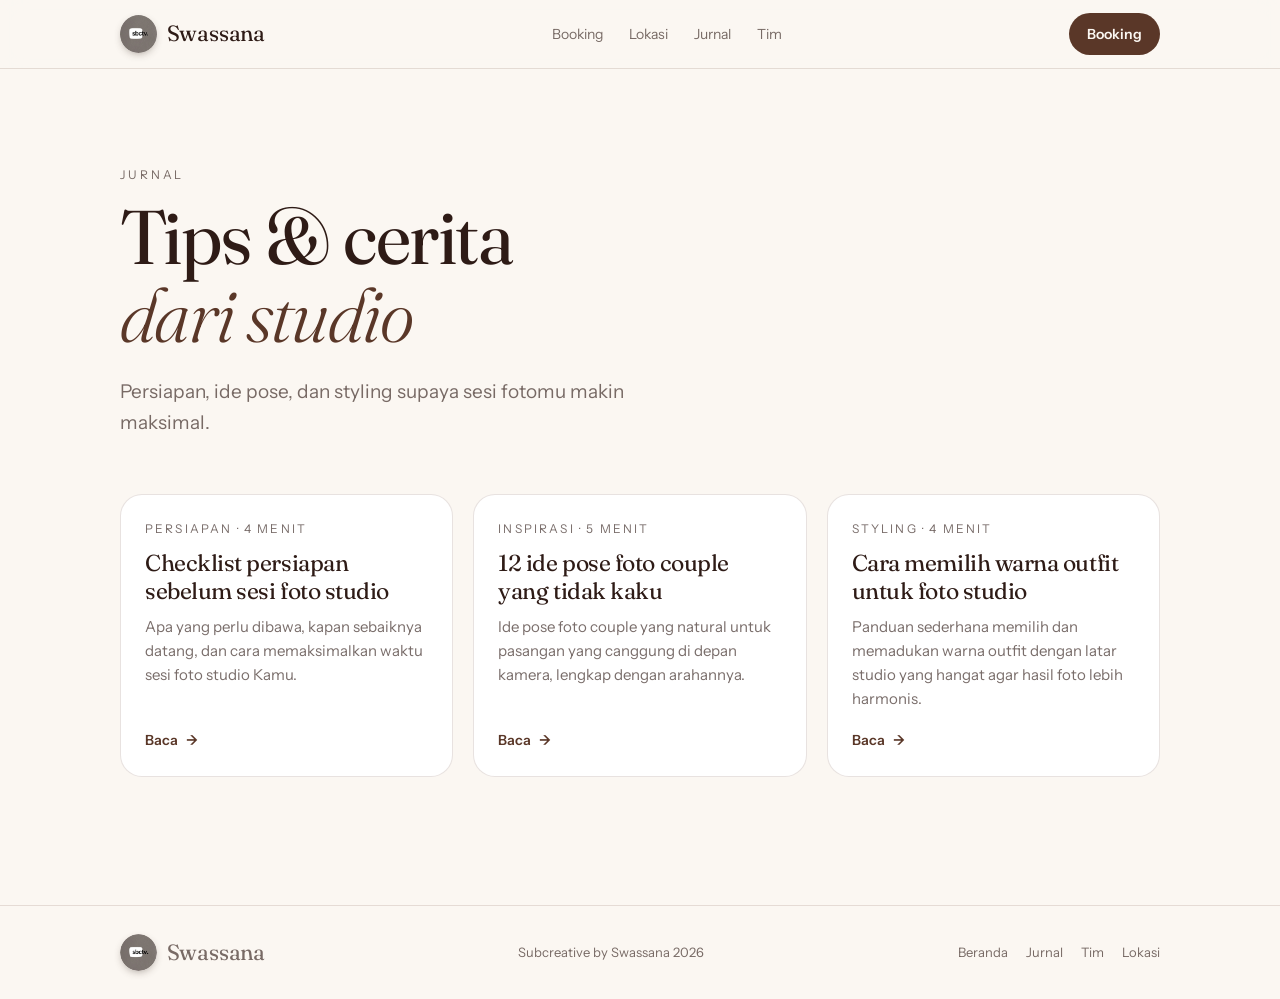
<file: blog/index.html>
<!doctype html>
<html lang="id">
<head>
  <meta charset="utf-8">
  <meta name="viewport" content="width=device-width, initial-scale=1, viewport-fit=cover">
  <title>Jurnal — Tips Foto Studio | Swassana</title>
  <meta name="description" content="Tips persiapan, ide pose, dan styling untuk sesi foto studio di Swassana Surabaya dan Malang.">
  <meta property="og:title" content="Jurnal — Tips Foto Studio | Swassana">
  <meta property="og:description" content="Tips persiapan, ide pose, dan styling untuk sesi foto studio di Swassana Surabaya dan Malang.">
  <meta property="og:type" content="article">
  <link rel="canonical" href="https://rfim.github.io/swassana/blog/">
  <meta name="theme-color" content="#fbf7f2">
  <link rel="manifest" href="../manifest.webmanifest">
  <link rel="icon" href="../icons/favicon-32.png?v=sbctv" type="image/png" sizes="32x32">
  <link rel="icon" href="../icons/favicon-96.png?v=sbctv" type="image/png" sizes="96x96">
  <link rel="apple-touch-icon" href="../icons/apple-touch-icon.png?v=sbctv">
  <link rel="preconnect" href="https://fonts.googleapis.com">
  <link rel="preconnect" href="https://fonts.gstatic.com" crossorigin>
  <link href="https://fonts.googleapis.com/css2?family=Fraunces:ital,opsz,wght@0,9..144,300..700;1,9..144,300..700&family=Instrument+Sans:wght@400..700&display=swap" rel="stylesheet">
  <link rel="stylesheet" href="../style.css">
  <script>try { const t = localStorage.getItem('theme'); if (t) document.documentElement.dataset.theme = t; } catch (e) {}</script>
  <script>
    // Phone/app layout starts behind the login screen (see js/login.js).
    (function () {
      var app = self !== top || matchMedia('(display-mode: standalone), (hover: none) and (pointer: coarse)').matches || (navigator.maxTouchPoints > 0 && (/Android|iPhone|iPad|iPod|Mobile|Silk|Kindle|Opera Mini/i.test(navigator.userAgent) || (navigator.userAgentData && navigator.userAgentData.mobile))), ok = false; // frame (preview.html), installed app, touch-only pointer, or a touch phone whose browser misreports its pointer (Samsung Internet, Firefox, Opera, Mi…)
      try { ok = localStorage.getItem('sw-auth') === 'b58f51929f7fe337cebc3a7fc162673d510b757fdfc439d7aed4947f7561fc90'; } catch (e) {}
      if (app && !ok) document.documentElement.classList.add('locked');
    })();
  </script>
  <script>var p = 'latte'; try { p = localStorage.getItem('sw-pal') || p; } catch (e) {} document.documentElement.dataset.pal = p;</script>
</head>
<body data-page="jurnal">
  <header class="nav scrolled">
    <div class="wrap nav-inner">
      <a href="../" class="brand">Swassana</a>
      <nav class="nav-links" aria-label="Navigasi utama">
        <a href="../#lokasi">Booking</a>
        <a href="../#arah">Lokasi</a>
        <a href="../blog/">Jurnal</a>
        <a href="../team.html">Tim</a>
      </nav>
      <div class="nav-actions"><a href="../#lokasi" class="pill pill-solid">Booking</a></div>
    </div>
  </header>

  <main class="wrap">
    <section class="page-hero">
      <p class="eyebrow">Jurnal</p>
      <h1>Tips &amp; cerita<br><em style="color:var(--accent);font-weight:300">dari studio</em></h1>
      <p class="lead">Persiapan, ide pose, dan styling supaya sesi fotomu makin maksimal.</p>
    </section>
    <section class="section" style="padding-top:24px">
      <div class="posts">
        <a class="post" href="persiapan-foto-studio.html">
          <span class="meta">Persiapan · 4 menit</span>
          <h3>Checklist persiapan sebelum sesi foto studio</h3>
          <p>Apa yang perlu dibawa, kapan sebaiknya datang, dan cara memaksimalkan waktu sesi foto studio Kamu.</p>
          <span class="card-link">Baca <span aria-hidden="true" class="arrow">→</span></span>
        </a>
        <a class="post" href="ide-pose-foto-couple.html">
          <span class="meta">Inspirasi · 5 menit</span>
          <h3>12 ide pose foto couple yang tidak kaku</h3>
          <p>Ide pose foto couple yang natural untuk pasangan yang canggung di depan kamera, lengkap dengan arahannya.</p>
          <span class="card-link">Baca <span aria-hidden="true" class="arrow">→</span></span>
        </a>
        <a class="post" href="memilih-warna-outfit.html">
          <span class="meta">Styling · 4 menit</span>
          <h3>Cara memilih warna outfit untuk foto studio</h3>
          <p>Panduan sederhana memilih dan memadukan warna outfit dengan latar studio yang hangat agar hasil foto lebih harmonis.</p>
          <span class="card-link">Baca <span aria-hidden="true" class="arrow">→</span></span>
        </a>
      </div>
    </section>
  </main>

  <footer class="footer">
    <div class="wrap footer-inner">
      <span class="brand">Swassana</span>
      <span>Subcreative by Swassana 2026</span>
      <nav class="footer-links" aria-label="Footer"><a href="../">Beranda</a><a href="../blog/">Jurnal</a><a href="../team.html">Tim</a><a href="../#arah">Lokasi</a></nav>
    </div>
  </footer>
  <script type="module" src="../js/tabs.js"></script>
  <script type="module" src="../js/login.js"></script>
</body>
</html>
</file>
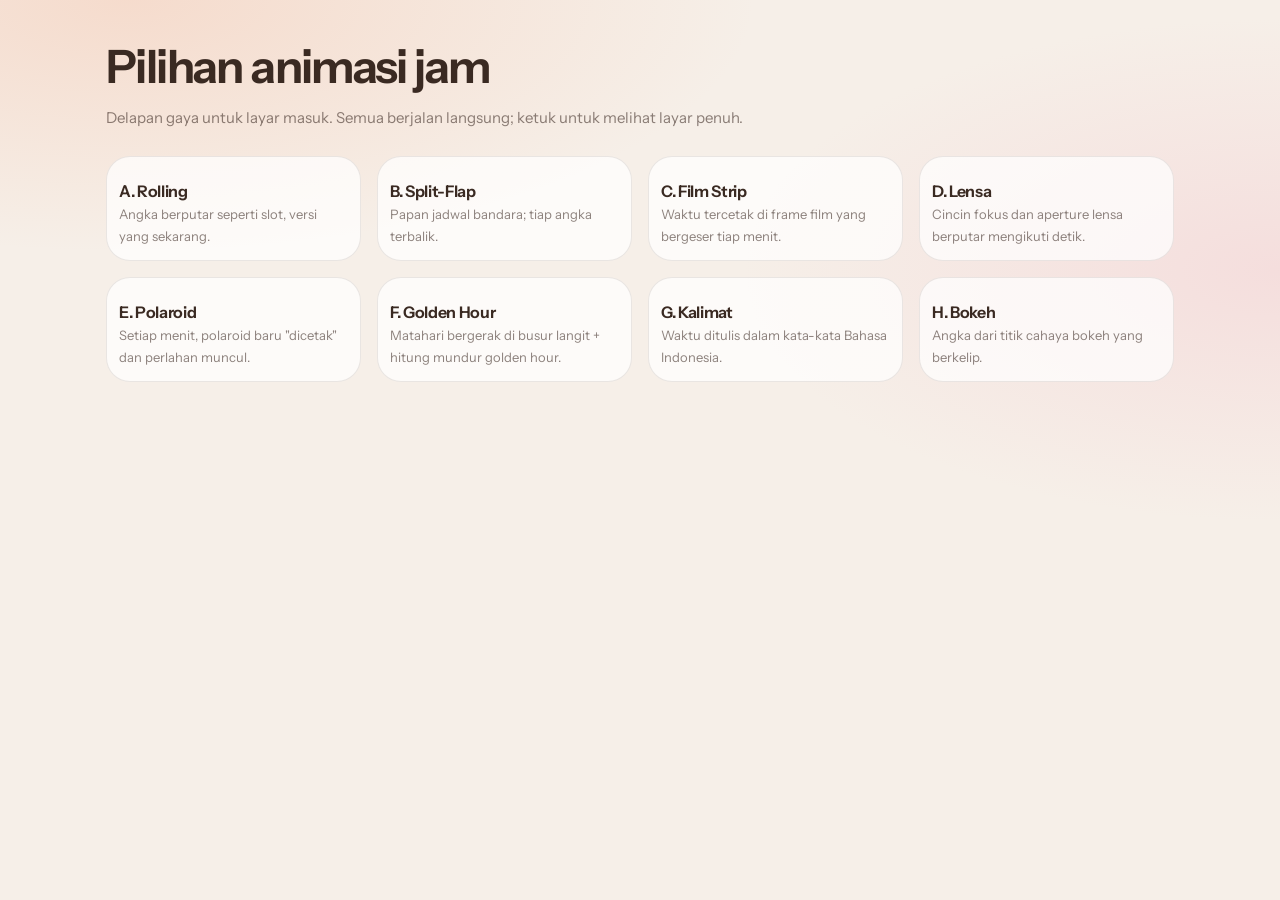
<file: clocks.html>
<!doctype html>
<html lang="id" data-pal="latte">
<head>
  <meta charset="utf-8">
  <meta name="viewport" content="width=device-width, initial-scale=1, viewport-fit=cover">
  <title>Pilihan Jam | Swassana</title>
  <meta name="robots" content="noindex">
  <link rel="icon" href="icons/favicon-32.png?v=sbctv" type="image/png" sizes="32x32">
  <link rel="icon" href="icons/favicon-96.png?v=sbctv" type="image/png" sizes="96x96">
  <link rel="preconnect" href="https://fonts.googleapis.com">
  <link rel="preconnect" href="https://fonts.gstatic.com" crossorigin>
  <link href="https://fonts.googleapis.com/css2?family=Fraunces:ital,opsz,wght@0,9..144,300..700;1,9..144,300..700&family=Instrument+Sans:wght@400..700&display=swap" rel="stylesheet">
  <style>
    html, * { -webkit-tap-highlight-color: transparent; }
    :focus:not(:focus-visible) { outline: none; }
    :root { --bg: #f6efe8; --ink: #3a2a22; --muted: rgba(58, 42, 34, .58); --line: rgba(58, 42, 34, .1); --accent: #b86b4b; --card: rgba(255, 255, 255, .72);
      --sans: "Instrument Sans", system-ui, sans-serif; --serif: "Fraunces", Georgia, serif; --spring: cubic-bezier(.34, 1.56, .64, 1); --ease: cubic-bezier(.2, .8, .2, 1); }
    * { box-sizing: border-box; }
    body { margin: 0; color: var(--ink); font: 15px/1.5 var(--sans); -webkit-font-smoothing: antialiased;
      background: radial-gradient(70% 40% at 10% 0%, rgba(244, 183, 154, .35), transparent 70%), radial-gradient(60% 40% at 100% 30%, rgba(242, 182, 195, .3), transparent 70%), var(--bg); min-height: 100vh; }
    header { max-width: 1100px; margin: 0 auto; padding: 32px 16px 8px; }
    h1 { font-weight: 650; letter-spacing: -.035em; font-size: clamp(30px, 6vw, 46px); margin: 0; }
    header p { color: var(--muted); margin: 6px 0 0; }
    .grid { max-width: 1100px; margin: 0 auto; padding: 18px 16px 60px; display: grid; gap: 16px; grid-template-columns: repeat(auto-fill, minmax(min(100%, 250px), 1fr)); }
    .cl-card { border: 1px solid var(--line); background: var(--card); border-radius: 24px; padding: 12px; cursor: pointer; text-align: left; color: inherit; font: inherit; display: flex; flex-direction: column; gap: 10px; transition: transform .25s var(--spring), box-shadow .25s; }
    .cl-card:hover { transform: translateY(-3px); box-shadow: 0 18px 40px -26px rgba(58, 42, 34, .5); }
    .cl-card:active { transform: scale(.97); }
    .cl-card .meta b { display: block; font-weight: 650; letter-spacing: -.02em; font-size: 16px; }
    .cl-card .meta span { color: var(--muted); font-size: 13px; }
    .stage { position: relative; aspect-ratio: 4 / 5; border-radius: 18px; overflow: hidden; container-type: inline-size; display: grid; place-items: center; background: #fbf6f1; }
    /* full-screen preview */
    .cl-card.full { position: fixed; inset: 0; z-index: 50; border-radius: 0; padding: 0; background: var(--bg); cursor: zoom-out; }
    .cl-card.full .stage { aspect-ratio: auto; height: 100%; border-radius: 0; }
    .cl-card.full .meta { position: absolute; left: 20px; bottom: calc(20px + env(safe-area-inset-bottom)); z-index: 3; }
    .letter { position: absolute; top: 10px; left: 12px; z-index: 3; font: 700 12px var(--sans); letter-spacing: .12em; color: var(--muted); }
    .date { font-size: 4.2cqw; color: var(--muted); letter-spacing: .04em; margin-top: 2cqw; text-align: center; }

    /* A. Rolling */
    .roll { display: flex; align-items: center; font: 500 22cqw/1 var(--sans); letter-spacing: -.05em; font-variant-numeric: tabular-nums; }
    .roll .dg { height: 1em; overflow: hidden; width: .6em; text-align: center; }
    .roll .tr { display: flex; flex-direction: column; transition: transform .7s var(--spring); }
    .roll .tr b { height: 1em; font-weight: 500; }
    .roll .co { color: var(--accent); animation: blink 2s ease-in-out infinite; margin: 0 .02em; }
    @keyframes blink { 50% { opacity: .3; } }

    /* B. Split-flap */
    .flaps { display: flex; gap: 1.6cqw; align-items: center; perspective: 400px; }
    .flap { position: relative; width: 17cqw; height: 24cqw; font: 600 19cqw/24cqw var(--sans); text-align: center; color: #fbf3ec; }
    .flap .h { position: absolute; left: 0; right: 0; height: 50%; overflow: hidden; background: #3a2a22; }
    .flap .t { top: 0; border-radius: 2.4cqw 2.4cqw 0 0; border-bottom: .4cqw solid rgba(0, 0, 0, .35); }
    .flap .b { bottom: 0; border-radius: 0 0 2.4cqw 2.4cqw; }
    .flap .h span { display: block; height: 24cqw; }
    .flap .b span { transform: translateY(-50%); }
    .flap .ft { transform-origin: bottom; z-index: 2; }
    .flap .fb { transform-origin: top; z-index: 2; transform: rotateX(90deg); }
    .flap.go .ft { animation: ftop .3s ease-in forwards; }
    .flap.go .fb { animation: fbot .3s ease-out .3s forwards; }
    @keyframes ftop { to { transform: rotateX(-90deg); } }
    @keyframes fbot { to { transform: rotateX(0); } }
    .flaps .sep { font: 600 14cqw var(--sans); color: var(--accent); }

    /* C. Film strip */
    .film { position: absolute; inset: 22% 0; background: #2c201b; display: flex; align-items: center; overflow: hidden; }
    .film::before, .film::after { content: ""; position: absolute; left: 0; right: 0; height: 7cqw; background: repeating-linear-gradient(90deg, transparent 0 3cqw, #f6efe8 3cqw 7cqw, transparent 7cqw 10cqw); background-size: 10cqw 3.4cqw; background-repeat: repeat-x; background-position: 0 50%; z-index: 2; }
    .film::before { top: 0; } .film::after { bottom: 0; }
    .reel { display: flex; gap: 3cqw; padding: 0 30cqw; transition: transform 1s var(--ease); }
    .frame { flex: none; width: 50cqw; height: 34cqw; border-radius: 1.6cqw; display: grid; place-items: center; font: 600 15cqw var(--sans); letter-spacing: -.04em; color: #fbefe4;
      background: linear-gradient(140deg, #f2b6c3, #f4b79a 60%, #f3d6a1); }
    .frame.old { filter: sepia(.6) brightness(.75); }
    .film-cap { position: absolute; bottom: 10%; left: 0; right: 0; text-align: center; font: 600 3.6cqw var(--sans); letter-spacing: .3em; color: var(--muted); }

    /* D. Lensa */
    .lens { width: 86cqw; height: 86cqw; }
    .lens .rot { transform-origin: 50% 50%; transition: transform .9s var(--spring); }
    .lens text { font-family: var(--sans); }
    .lens-time { position: absolute; font: 600 13cqw var(--sans); letter-spacing: -.04em; color: #fbefe4; }

    /* E. Polaroid */
    .pol { width: 66cqw; background: #fff; padding: 4cqw 4cqw 14cqw; border-radius: 1.4cqw; box-shadow: 0 6cqw 12cqw -6cqw rgba(58, 42, 34, .45); transform: rotate(-3deg); position: relative; }
    .pol.drop { animation: drop .9s var(--spring); }
    @keyframes drop { from { transform: translateY(-40cqw) rotate(-14deg); opacity: 0; } }
    .pol .ph { aspect-ratio: 1; display: grid; place-items: center; font: 600 15cqw var(--sans); letter-spacing: -.04em; color: rgba(255, 255, 255, .92); position: relative; overflow: hidden;
      background: linear-gradient(150deg, var(--p1), var(--p2)); }
    .pol .ph::after { content: ""; position: absolute; inset: 0; background: #2c201b; opacity: 0; }
    .pol.dev .ph::after { animation: develop 3.2s ease-out forwards; }
    @keyframes develop { from { opacity: 1; } to { opacity: 0; } }
    .pol .cap { position: absolute; left: 0; right: 0; bottom: 3.6cqw; text-align: center; font: italic 400 6cqw var(--serif); color: var(--ink); }

    /* F. Golden Hour */
    .gh { position: absolute; inset: 0; transition: background 1.5s; }
    .gh svg { position: absolute; left: 6%; right: 6%; top: 12%; width: 88%; }
    .gh-time { position: absolute; left: 0; right: 0; top: 52%; text-align: center; font: 600 17cqw/1 var(--sans); letter-spacing: -.05em; }
    .gh-msg { position: absolute; left: 8%; right: 8%; top: 74%; text-align: center; font-size: 4.4cqw; line-height: 1.35; }

    /* G. Kalimat */
    .kal { padding: 9cqw 8cqw; font: 650 9.4cqw/1.12 var(--sans); letter-spacing: -.035em; }
    .kal .w { display: inline-block; opacity: .16; transition: opacity .5s, color .5s, transform .5s var(--spring); }
    .kal .w.on { opacity: 1; }
    .kal .w.num { color: var(--accent); }
    .kal .w.pop { animation: pop .6s var(--spring); }
    @keyframes pop { from { transform: translateY(2cqw); opacity: 0; } }

    /* H. Bokeh */
    .bok { display: flex; gap: 3cqw; align-items: center; }
    .bok .ch { display: grid; grid-template-columns: repeat(3, 4.6cqw); gap: 1cqw; }
    .bok i { width: 4.6cqw; height: 4.6cqw; border-radius: 50%; background: radial-gradient(circle at 35% 35%, #fff, var(--c) 40%, color-mix(in oklab, var(--c) 70%, #b86b4b) 70%, transparent 74%); opacity: .05; transform: scale(.45); transition: opacity .6s, transform .6s var(--spring); transition-delay: var(--dl); }
    .bok i.on { opacity: 1; transform: scale(1); }
    .bok i.tw { transform: scale(1.35); }
    .bok .col { display: grid; gap: 4cqw; }
    .bok .col i { opacity: 1; transform: scale(.8); animation: blink 2s ease-in-out infinite; }

    @media (prefers-reduced-motion: reduce) { *, *::before, *::after { animation: none !important; transition: none !important; } }
  </style>
</head>
<body>
  <header>
    <h1>Pilihan animasi jam</h1>
    <p>Delapan gaya untuk layar masuk. Semua berjalan langsung; ketuk untuk melihat layar penuh.</p>
  </header>
  <main class="grid" id="grid"></main>

  <script>
    const reduce = matchMedia('(prefers-reduced-motion: reduce)').matches;
    const pad = (n) => String(n).padStart(2, '0');
    const fmtDate = new Intl.DateTimeFormat('id-ID', { weekday: 'long', day: 'numeric', month: 'long' });
    const CLOCKS = [
      ['A', 'Rolling', 'Angka berputar seperti slot, versi yang sekarang.'],
      ['B', 'Split-Flap', 'Papan jadwal bandara; tiap angka terbalik.'],
      ['C', 'Film Strip', 'Waktu tercetak di frame film yang bergeser tiap menit.'],
      ['D', 'Lensa', 'Cincin fokus dan aperture lensa berputar mengikuti detik.'],
      ['E', 'Polaroid', 'Setiap menit, polaroid baru "dicetak" dan perlahan muncul.'],
      ['F', 'Golden Hour', 'Matahari bergerak di busur langit + hitung mundur golden hour.'],
      ['G', 'Kalimat', 'Waktu ditulis dalam kata-kata Bahasa Indonesia.'],
      ['H', 'Bokeh', 'Angka dari titik cahaya bokeh yang berkelip.'],
    ];
    document.getElementById('grid').innerHTML = CLOCKS.map(([l, n, d]) => `
      <button class="cl-card" type="button" data-c="${l}" aria-label="Opsi ${l}: ${n}">
        <div class="stage" id="st${l}"><span class="letter">${l}</span></div>
        <div class="meta"><b>${l}. ${n}</b><span>${d}</span></div>
      </button>`).join('');
    document.querySelectorAll('.cl-card').forEach((c) => c.addEventListener('click', () => c.classList.toggle('full')));
    addEventListener('keydown', (e) => { if (e.key === 'Escape') document.querySelectorAll('.cl-card.full').forEach((c) => c.classList.remove('full')); });
    const st = (l) => document.getElementById('st' + l);
    const add = (l, html) => st(l).insertAdjacentHTML('beforeend', html);
    const restart = (el, cls) => { el.classList.remove(cls); void el.offsetWidth; el.classList.add(cls); };

    // A. Rolling
    const digit = () => `<span class="dg"><span class="tr">${[...Array(10).keys()].map((n) => `<b>${n}</b>`).join('')}</span></span>`;
    add('A', `<div><div class="roll">${digit()}${digit()}<span class="co">:</span>${digit()}${digit()}</div><div class="date" data-date></div></div>`);
    const rollTr = [...st('A').querySelectorAll('.tr')];

    // B. Split-flap
    const flap = () => `<span class="flap"><span class="h t"><span></span></span><span class="h b"><span></span></span><span class="h t ft"><span></span></span><span class="h b fb"><span></span></span></span>`;
    add('B', `<div><div class="flaps">${flap()}${flap()}<span class="sep">:</span>${flap()}${flap()}</div><div class="date" data-date></div></div>`);
    const flaps = [...st('B').querySelectorAll('.flap')];
    const setFlap = (el, v) => {
      const [t, b, ft, fb] = el.querySelectorAll('.h span');
      const old = el.dataset.v;
      if (old === v) return;
      el.dataset.v = v;
      if (old === undefined || reduce) { t.textContent = b.textContent = ft.textContent = fb.textContent = v; return; }
      t.textContent = v; b.textContent = old; ft.textContent = old; fb.textContent = v;
      restart(el, 'go');
      setTimeout(() => { b.textContent = v; ft.textContent = v; el.classList.remove('go'); }, 650);
    };

    // C. Film strip
    add('C', `<div class="film"><div class="reel" id="reel"></div></div><div class="film-cap" id="filmCap"></div>`);
    const reel = document.getElementById('reel');

    // D. Lensa
    const ticks = (r, n, len, w, every, lbl) => [...Array(n)].map((_, i) => {
      const a = i / n * Math.PI * 2, big = i % every === 0, x1 = 100 + Math.sin(a) * r, y1 = 100 - Math.cos(a) * r, x2 = 100 + Math.sin(a) * (r - (big ? len : len / 2)), y2 = 100 - Math.cos(a) * (r - (big ? len : len / 2));
      const t = big && lbl ? `<text x="${100 + Math.sin(a) * (r - len - 7)}" y="${100 - Math.cos(a) * (r - len - 7) + 2.4}" font-size="6.5" text-anchor="middle" fill="#f6efe8" opacity=".85">${lbl(i)}</text>` : '';
      return `<line x1="${x1}" y1="${y1}" x2="${x2}" y2="${y2}" stroke="#f6efe8" stroke-width="${big ? w * 1.6 : w}" opacity="${big ? .9 : .5}"/>${t}`;
    }).join('');
    add('D', `<svg class="lens" viewBox="0 0 200 200" aria-hidden="true">
      <circle cx="100" cy="100" r="98" fill="#2c201b"/>
      <g class="rot" id="lensSec">${ticks(94, 60, 8, .8, 5, (i) => pad(i))}</g>
      <circle cx="100" cy="100" r="66" fill="#3a2a22"/>
      <g class="rot" id="lensMin">${ticks(64, 12, 6, 1.2, 1, (i) => ['1.4', '2', '2.8', '4', '5.6', '8', '11', '16', '22', '16', '8', '2'][i])}</g>
      <circle cx="100" cy="100" r="44" fill="url(#lensGlass)"/>
      <defs><radialGradient id="lensGlass" cx="35%" cy="30%" r="80%"><stop offset="0" stop-color="#f4b79a"/><stop offset=".45" stop-color="#b86b4b"/><stop offset="1" stop-color="#2c201b"/></radialGradient></defs>
      <polygon points="100,4 96,12 104,12" fill="#f4b79a"/>
    </svg><span class="lens-time" id="lensTime"></span>`);

    // E. Polaroid
    add('E', `<div class="pol" id="pol"><div class="ph" id="polPh"></div><div class="cap" id="polCap"></div></div>`);

    // F. Golden Hour (approximate sun times for Surabaya/Malang, ~05:30 and ~17:30)
    add('F', `<div class="gh" id="gh"><svg viewBox="0 0 200 100" aria-hidden="true">
      <path d="M10 95 A90 90 0 0 1 190 95" fill="none" stroke="rgba(58,42,34,.25)" stroke-width="1.2" stroke-dasharray="2 3"/>
      <line x1="0" y1="95" x2="200" y2="95" stroke="rgba(58,42,34,.2)" stroke-width="1"/>
      <circle id="sun" r="7" fill="#ffb347"/></svg>
      <div class="gh-time" id="ghTime"></div><div class="gh-msg" id="ghMsg"></div></div>`);

    // G. Kalimat
    add('G', `<div class="kal" id="kal"></div>`);
    const SAT = ['', 'satu', 'dua', 'tiga', 'empat', 'lima', 'enam', 'tujuh', 'delapan', 'sembilan', 'sepuluh', 'sebelas'];
    const words = (n) => n < 12 ? SAT[n] : n < 20 ? `${n === 12 ? 'dua' : SAT[n - 10]} belas` : `${SAT[Math.floor(n / 10)]} puluh${n % 10 ? ' ' + SAT[n % 10] : ''}`;

    // H. Bokeh (3x5 dot font)
    const FONT = { 0: '111101101101111', 1: '010110010010111', 2: '111001111100111', 3: '111001111001111', 4: '101101111001001', 5: '111100111001111', 6: '111100111101111', 7: '111001010010010', 8: '111101111101111', 9: '111101111001111' };
    const BCOL = ['#f4b79a', '#f2b6c3', '#f3d6a1', '#e8a07a'];
    const ch = () => `<span class="ch">${[...Array(15)].map((_, i) => `<i style="--c:${BCOL[i % 4]};--dl:${i * 18}ms"></i>`).join('')}</span>`;
    add('H', `<div><div class="bok">${ch()}${ch()}<span class="col"><i style="--c:#b86b4b"></i><i style="--c:#b86b4b"></i></span>${ch()}${ch()}</div><div class="date" data-date></div></div>`);
    const bchars = [...st('H').querySelectorAll('.ch')];

    let lastMin = '';
    function tick() {
      const d = new Date(), h = d.getHours(), m = d.getMinutes(), s = d.getSeconds();
      const hhmm = pad(h) + pad(m), changed = hhmm !== lastMin;
      // per-second motion
      document.getElementById('lensSec').style.transform = `rotate(${-s * 6}deg)`;
      document.getElementById('lensMin').style.transform = `rotate(${(m * 60 + s) * .1}deg)`;
      if (Math.random() < .5) { const dots = st('H').querySelectorAll('.ch i.on'); const dot = dots[Math.floor(Math.random() * dots.length)]; if (dot && !reduce) { dot.classList.add('tw'); setTimeout(() => dot.classList.remove('tw'), 500); } }
      document.getElementById('filmCap').textContent = `FRAME ${pad(m)} · ${pad(s)}`;
      if (!changed) return;
      lastMin = hhmm;
      document.querySelectorAll('[data-date]').forEach((el) => { el.textContent = fmtDate.format(d); });
      // A
      [...hhmm].forEach((v, i) => { rollTr[i].style.transform = `translateY(${-v * 10}%)`; });
      // B
      [...hhmm].forEach((v, i) => setFlap(flaps[i], v));
      // C: add a frame and advance the reel
      const fr = document.createElement('div'); fr.className = 'frame'; fr.textContent = `${pad(h)}:${pad(m)}`;
      reel.querySelectorAll('.frame').forEach((f) => f.classList.add('old'));
      reel.appendChild(fr);
      while (reel.children.length > 4) reel.removeChild(reel.firstChild);
      const idx = reel.children.length - 1, fw = fr.offsetWidth + parseFloat(getComputedStyle(reel).gap);
      reel.style.transition = 'none'; reel.style.transform = `translateX(${-(idx - 1) * fw}px)`; void reel.offsetWidth;
      reel.style.transition = ''; reel.style.transform = `translateX(${-idx * fw}px)`;
      // D
      document.getElementById('lensTime').textContent = `${pad(h)}:${pad(m)}`;
      // E: tint follows time of day
      const tint = h < 6 || h >= 19 ? ['#5b4a6b', '#2c201b'] : h < 10 ? ['#f3d6a1', '#f4b79a'] : h < 15 ? ['#bfd5ef', '#f2b6c3'] : ['#f4b79a', '#e46f6f'];
      const pol = document.getElementById('pol'); pol.style.setProperty('--p1', tint[0]); pol.style.setProperty('--p2', tint[1]);
      document.getElementById('polPh').textContent = `${pad(h)}:${pad(m)}`;
      document.getElementById('polCap').textContent = fmtDate.format(d);
      if (!reduce) { restart(pol, 'drop'); restart(pol, 'dev'); }
      // F
      const mins = h * 60 + m, rise = 5 * 60 + 30, set = 17 * 60 + 30;
      const day = mins >= rise && mins <= set, f = day ? (mins - rise) / (set - rise) : 0;
      const ang = Math.PI * (1 - f), sun = document.getElementById('sun');
      sun.setAttribute('cx', 100 + Math.cos(ang) * 90); sun.setAttribute('cy', 95 - Math.sin(ang) * 90);
      sun.setAttribute('fill', day ? (f < .12 || f > .88 ? '#ff8a5c' : '#ffb347') : '#e9e1f2');
      if (!day) { sun.setAttribute('cx', 160); sun.setAttribute('cy', 22); }
      const gh = document.getElementById('gh');
      gh.style.background = !day ? 'linear-gradient(#3b3550, #6b5a74)' : f < .12 || f > .88 ? 'linear-gradient(#f7c59f, #f6efe8)' : 'linear-gradient(#d9e8f5, #f6efe8)';
      gh.style.color = day ? '#3a2a22' : '#f6efe8';
      document.getElementById('ghTime').textContent = `${pad(h)}:${pad(m)}`;
      const gStart = [rise, set - 60], until = gStart.map((g) => g - mins).filter((x) => x > 0);
      const golden = (mins >= rise && mins < rise + 60) || (mins >= set - 60 && mins < set);
      const msg = golden ? '✨ Sekarang golden hour! Cahaya terbaik untuk foto.' : until.length ? `Golden hour dalam ${Math.floor(Math.min(...until) / 60)} jam ${Math.min(...until) % 60} mnt` : `Golden hour berikutnya besok ±05.30`;
      document.getElementById('ghMsg').textContent = msg + ' (perkiraan)';
      // G
      const h12 = h % 12 || 12, part = h < 11 ? 'pagi' : h < 15 ? 'siang' : h < 18 ? 'sore' : 'malam';
      const sent = m === 0 ? ['pukul', ...words(h12).split(' '), 'tepat', part] : ['pukul', ...words(h12).split(' '), 'lewat', ...words(m).split(' '), part];
      const numIdx = new Set(); let i = 1; words(h12).split(' ').forEach(() => numIdx.add(i++)); if (m) { i++; words(m).split(' ').forEach(() => numIdx.add(i++)); }
      document.getElementById('kal').innerHTML = ['sekarang', ...sent].map((w, n) => `<span class="w on${numIdx.has(n - 1) ? ' num' : ''} pop" style="animation-delay:${n * 70}ms">${w}</span>`).join(' ');
      // H
      [...hhmm].forEach((v, k) => { [...bchars[k].children].forEach((dot, j) => dot.classList.toggle('on', FONT[v][j] === '1')); });
    }
    tick();
    setInterval(tick, 1000);
  </script>
</body>
</html>
</file>
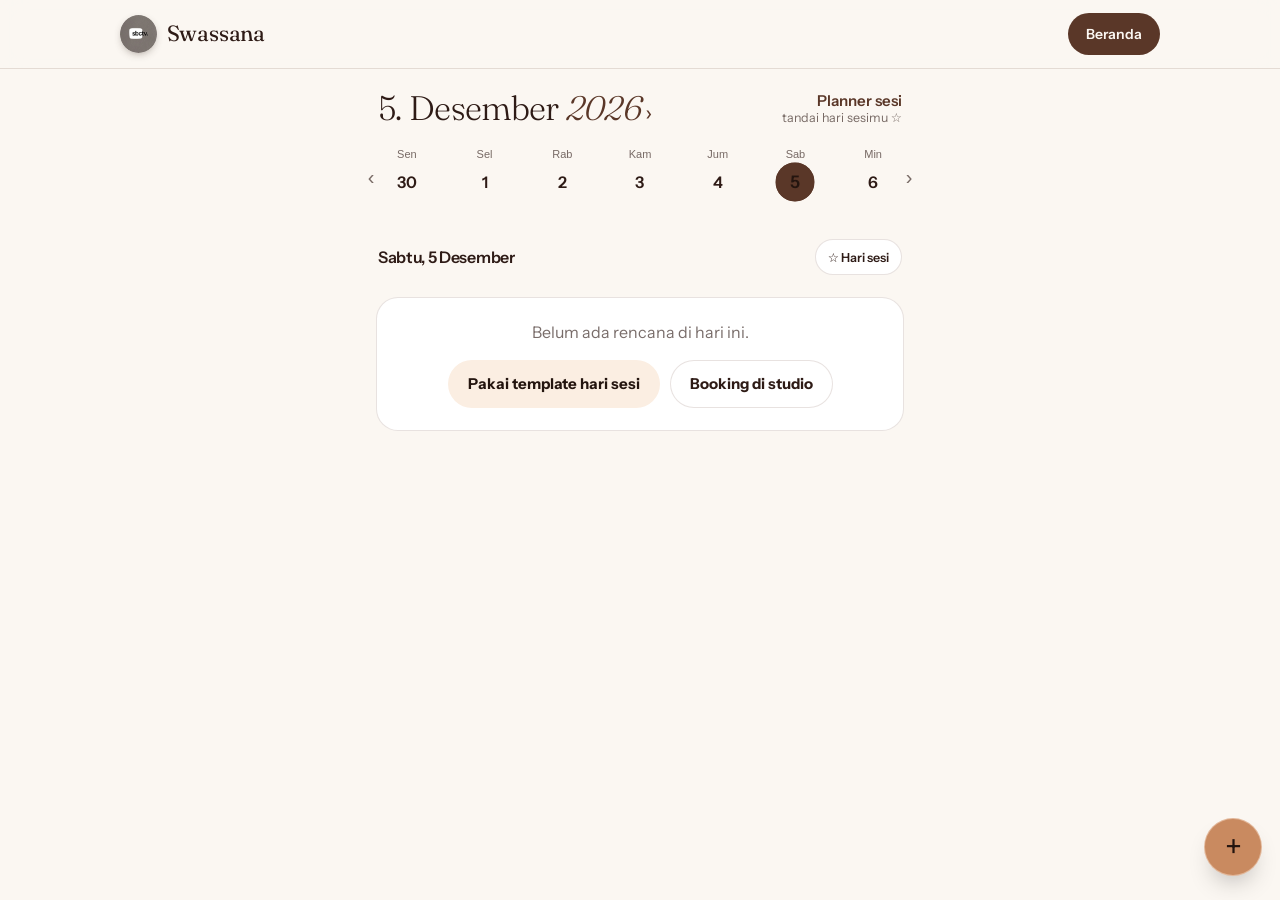
<file: planner.html>
<!doctype html>
<html lang="id">
<head>
  <meta charset="utf-8">
  <meta name="viewport" content="width=device-width, initial-scale=1, viewport-fit=cover">
  <title>Planner Sesi | Swassana</title>
  <meta name="description" content="Rencanakan hari sesi fotomu di Swassana: checklist persiapan, jadwal, dan pengingat.">
  <meta name="robots" content="noindex">
  <meta name="theme-color" content="#24150f">
  <link rel="manifest" href="manifest.webmanifest">
  <link rel="icon" href="icons/favicon-32.png?v=sbctv" type="image/png" sizes="32x32">
  <link rel="icon" href="icons/favicon-96.png?v=sbctv" type="image/png" sizes="96x96">
  <link rel="apple-touch-icon" href="icons/apple-touch-icon.png?v=sbctv">
  <meta name="apple-mobile-web-app-capable" content="yes">
  <link rel="preconnect" href="https://fonts.googleapis.com">
  <link rel="preconnect" href="https://fonts.gstatic.com" crossorigin>
  <link href="https://fonts.googleapis.com/css2?family=Fraunces:ital,opsz,wght@0,9..144,300..700;1,9..144,300..700&family=Instrument+Sans:wght@400..700&display=swap" rel="stylesheet">
  <link rel="stylesheet" href="style.css">
  <script>try { const t = localStorage.getItem('theme'); if (t) document.documentElement.dataset.theme = t; } catch (e) {}</script>
  <script>
    // Phone/app layout starts behind the login screen (see js/login.js).
    (function () {
      var app = self !== top || matchMedia('(display-mode: standalone), (hover: none) and (pointer: coarse)').matches || (navigator.maxTouchPoints > 0 && (/Android|iPhone|iPad|iPod|Mobile|Silk|Kindle|Opera Mini/i.test(navigator.userAgent) || (navigator.userAgentData && navigator.userAgentData.mobile))), ok = false; // frame (preview.html), installed app, touch-only pointer, or a touch phone whose browser misreports its pointer (Samsung Internet, Firefox, Opera, Mi…)
      try { ok = localStorage.getItem('sw-auth') === 'b58f51929f7fe337cebc3a7fc162673d510b757fdfc439d7aed4947f7561fc90'; } catch (e) {}
      if (app && !ok) document.documentElement.classList.add('locked');
    })();
  </script>
  <style>
    .pl { max-width: 560px; margin: 0 auto; padding: 0 0 120px; }
    .pl-head { display: flex; justify-content: space-between; align-items: flex-end; gap: 12px; padding: 22px 18px 8px; }
    .pl-month { border: 0; background: none; color: var(--text); padding: 0; cursor: pointer; text-align: left; font: 300 34px/1 var(--display); letter-spacing: -.02em; }
    .pl-month em { font-style: italic; color: var(--accent); }
    .pl-month b { font: 400 22px var(--sans); color: var(--accent); margin-left: 4px; display: inline-block; transition: transform .3s; }
    .pl-month:active b { transform: translateX(4px); }
    .pl-count { margin: 0; text-align: right; font-size: 12.5px; color: var(--muted); line-height: 1.3; }
    .pl-count strong { display: block; font: 600 15px var(--sans); color: var(--accent); }

    .pl-weekwrap { position: relative; padding: 8px 10px 4px; touch-action: pan-y; overflow: hidden; }
    .pl-week { display: grid; grid-template-columns: repeat(7, 1fr); gap: 4px; }
    .pl-week.slide-l { animation: wk-l .35s cubic-bezier(.2, .8, .2, 1); }
    .pl-week.slide-r { animation: wk-r .35s cubic-bezier(.2, .8, .2, 1); }
    @keyframes wk-l { from { opacity: 0; transform: translateX(40px); } }
    @keyframes wk-r { from { opacity: 0; transform: translateX(-40px); } }
    .pl-d { border: 0; background: none; color: var(--text); padding: 6px 0 8px; border-radius: 16px; display: flex; flex-direction: column; align-items: center; gap: 4px; cursor: pointer; position: relative; -webkit-tap-highlight-color: transparent; }
    .pl-d small { font-size: 11px; color: var(--muted); }
    .pl-d span { width: 36px; height: 36px; display: grid; place-items: center; border-radius: 50%; font: 600 16px var(--sans); transition: background .25s, color .25s, transform .3s cubic-bezier(.34, 1.56, .64, 1); }
    .pl-d.today span { box-shadow: inset 0 0 0 1.5px var(--accent); }
    .pl-d.sel span { background: var(--primary, var(--accent)); color: var(--on-primary, #24150f); transform: scale(1.08); }
    .pl-d.sess::after { content: "★"; position: absolute; top: 0; right: 4px; font-size: 11px; color: var(--accent); }
    .pl-d i { display: flex; gap: 2px; height: 5px; }
    .pl-d i b { width: 5px; height: 5px; border-radius: 50%; background: var(--c); }
    .pl-nav { position: absolute; top: 50%; width: 26px; height: 40px; border: 0; background: none; color: var(--muted); font-size: 20px; cursor: pointer; translate: 0 -50%; display: none; }
    @media (hover: hover) { .pl-nav { display: block; } .pl-nav.prev { left: -2px; } .pl-nav.next { right: -2px; } }

    .pl-dayhead { display: flex; justify-content: space-between; align-items: center; gap: 10px; padding: 18px 18px 8px; }
    .pl-dayhead h2 { margin: 0; font: 600 16px var(--sans); }
    .pl-sess { border: 1px solid var(--line); background: var(--surface); color: var(--text); border-radius: 999px; padding: 8px 12px; font: 600 12.5px var(--sans); cursor: pointer; min-height: 36px; transition: transform .2s cubic-bezier(.34, 1.56, .64, 1); }
    .pl-sess[aria-pressed="true"] { background: var(--primary, var(--accent)); color: var(--on-primary, #24150f); border-color: transparent; }
    .pl-sess:active { transform: scale(.94); }

    .pl-list { list-style: none; margin: 0; padding: 4px 14px 0; position: relative; }
    .pl-item { position: relative; display: grid; grid-template-columns: 52px 1fr 40px; gap: 12px; align-items: center; padding: 8px 6px; touch-action: pan-y; transition: transform .3s cubic-bezier(.2, .8, .2, 1), opacity .3s; }
    .pl-item.enter { animation: item-in .45s cubic-bezier(.2, .8, .2, 1) both; }
    @keyframes item-in { from { opacity: 0; transform: translateY(12px); } }
    .pl-item::before { content: ""; position: absolute; left: 31px; top: 54px; bottom: -10px; width: 3px; border-radius: 3px; background: color-mix(in srgb, var(--c) 40%, transparent); }
    .pl-item:last-child::before { display: none; }
    .pl-pill { width: 52px; height: 52px; border-radius: 26px; }
    .pl-pill svg { width: 52%; height: 52%; }
    .pl-txt { min-width: 0; }
    .pl-txt small { display: block; font-size: 12.5px; color: var(--muted); }
    .pl-txt b { display: block; font: 600 16px/1.3 var(--sans); overflow-wrap: anywhere; transition: color .3s; position: relative; width: fit-content; }
    .pl-txt b::after { content: ""; position: absolute; left: 0; top: 55%; height: 1.5px; width: 100%; background: currentColor; transform: scaleX(0); transform-origin: left; transition: transform .35s cubic-bezier(.2, .8, .2, 1); }
    .pl-item.done .pl-txt b { color: var(--muted); }
    .pl-item.done .pl-txt b::after { transform: scaleX(1); }
    .pl-check { width: 30px; height: 30px; border-radius: 50%; border: 2px solid color-mix(in srgb, var(--c) 80%, #fff 0%); background: transparent; display: grid; place-items: center; cursor: pointer; padding: 0; justify-self: center; transition: background .25s, transform .3s cubic-bezier(.34, 1.56, .64, 1); }
    .pl-check svg { width: 16px; height: 16px; stroke: #fff; stroke-dasharray: 24; stroke-dashoffset: 24; transition: stroke-dashoffset .35s ease .05s; }
    .pl-item.done .pl-check { background: var(--c); transform: scale(1.1); }
    .pl-item.done .pl-check svg { stroke-dashoffset: 0; }
    .pl-check:active { transform: scale(.85); }
    .pl-del { position: absolute; right: 6px; top: 50%; translate: 0 -50%; font: 600 13px var(--sans); color: #ffb4a2; opacity: 0; pointer-events: none; }
    .pl-item.swiping .pl-del { opacity: 1; }

    .pl-empty { margin: 10px 16px 0; padding: 22px 18px; border-radius: 22px; background: var(--surface); border: 1px solid var(--line); text-align: center; }
    .pl-empty p { color: var(--muted); margin: 0 0 14px; }
    .pl-empty .row { display: flex; gap: 10px; justify-content: center; flex-wrap: wrap; }
    .pl-btn { display: inline-flex; align-items: center; justify-content: center; min-height: 48px; padding: 0 20px; border-radius: 999px; border: 0; font: 700 15px var(--sans); cursor: pointer; text-decoration: none; transition: transform .2s cubic-bezier(.34, 1.56, .64, 1); }
    .pl-btn.main { background: var(--primary, #fbeee2); color: var(--on-primary, #24150f); }
    .pl-btn.alt { background: transparent; color: var(--text); box-shadow: inset 0 0 0 1px var(--line); }
    .pl-btn:active { transform: scale(.95); box-shadow: var(--ps-ring); }
    .pl-done { margin: 18px 16px 0; text-align: center; color: var(--accent); font: italic 400 18px var(--display); min-height: 1.4em; }

    .pl-fab { position: fixed; right: 18px; bottom: calc(96px + env(safe-area-inset-bottom)); width: 58px; height: 58px; border-radius: 50%; border: 1px solid rgba(255, 236, 220, .45); cursor: pointer; z-index: 30;
      background: var(--primary, #c98a60); color: var(--on-primary, #24150f); font: 300 32px/1 var(--sans); box-shadow: 0 14px 28px -14px rgba(0, 0, 0, .45); transition: transform .25s cubic-bezier(.34, 1.56, .64, 1); }
    .pl-fab:active { transform: scale(.9) rotate(90deg); box-shadow: var(--ps-ring); }
    :root:not(.app-mode) .pl-fab { bottom: 24px; }

    .pl-sheet { position: fixed; inset: 0; z-index: 60; display: flex; align-items: flex-end; }
    .pl-sheet[hidden] { display: none; }
    .pl-sheet .bd { position: absolute; inset: 0; background: rgba(10, 5, 3, .55); animation: fade .25s ease; }
    @keyframes fade { from { opacity: 0; } }
    .pl-sheet form { position: relative; width: 100%; max-width: 560px; margin: 0 auto; background: var(--bg-2, #2a1912); color: var(--text, #f7ece2); border-radius: 26px 26px 0 0; padding: 10px 18px calc(22px + env(safe-area-inset-bottom)); display: grid; gap: 14px; border-top: 1px solid rgba(255, 226, 204, .18); animation: up .35s cubic-bezier(.2, .8, .2, 1); }
    @keyframes up { from { transform: translateY(100%); } }
    .pl-sheet .grip { width: 40px; height: 5px; border-radius: 3px; background: rgba(255, 226, 204, .25); justify-self: center; }
    .pl-sheet h3 { margin: 0; font: 300 26px var(--display); }
    .pl-sheet label { display: grid; gap: 6px; font-size: 12.5px; font-weight: 600; letter-spacing: .06em; color: var(--muted); }
    .pl-sheet input, .pl-sheet select { font: inherit; font-size: 16px; font-weight: 500; letter-spacing: 0; color: var(--text); background: var(--surface); border: 1px solid var(--line); border-radius: 14px; padding: 12px 14px; min-height: 48px; width: 100%; }
    .pl-sheet input:focus, .pl-sheet select:focus { outline: none; box-shadow: var(--ps-ring); }
    .pl-sheet .two { display: grid; grid-template-columns: 1fr 1fr; gap: 10px; }
    .pl-icons { display: flex; gap: 8px; flex-wrap: wrap; }
    .pl-icons button { border: 0; background: none; padding: 2px; cursor: pointer; border-radius: 16px; }
    .pl-icons .sa-ic { width: 42px; height: 42px; border-radius: 14px; opacity: .55; transition: opacity .2s, transform .25s cubic-bezier(.34, 1.56, .64, 1); }
    .pl-icons button[aria-pressed="true"] .sa-ic { opacity: 1; transform: scale(1.1); box-shadow: var(--ps-ring); }
    .pl-sheet .row { display: flex; gap: 10px; }
    .pl-sheet .row .pl-btn { flex: 1; }

    .pl-toast { position: fixed; left: 50%; bottom: calc(170px + env(safe-area-inset-bottom)); translate: -50% 20px; z-index: 70; background: var(--primary, #fbeee2); color: var(--on-primary, #24150f); padding: 10px 10px 10px 16px; border-radius: 16px; font: 600 14px var(--sans); display: flex; gap: 10px; align-items: center; opacity: 0; pointer-events: none; transition: opacity .25s, translate .35s cubic-bezier(.34, 1.56, .64, 1); box-shadow: 0 16px 30px -14px rgba(0, 0, 0, .7); }
    .pl-toast.show { opacity: 1; translate: -50% 0; pointer-events: auto; }
    .pl-toast button { border: 0; background: var(--on-primary, #24150f); color: var(--primary, #fbeee2); border-radius: 10px; padding: 8px 12px; font: 600 13px var(--sans); cursor: pointer; }
    @media (prefers-reduced-motion: reduce) { .pl *, .pl-sheet * { animation: none !important; transition: none !important; } }
  </style>
  <script>var p = 'latte'; try { p = localStorage.getItem('sw-pal') || p; } catch (e) {} document.documentElement.dataset.pal = p;</script>
</head>
<body data-page="planner">
  <svg width="0" height="0" style="position:absolute" aria-hidden="true"><defs><linearGradient id="sa-glyph" x1="0" y1="0" x2="0" y2="1"><stop offset="0" stop-color="#fffaf5"/><stop offset=".55" stop-color="#fbe9d8"/><stop offset="1" stop-color="#e9c8aa" stop-opacity=".9"/></linearGradient></defs></svg>
  <header class="nav scrolled">
    <div class="wrap nav-inner">
      <a href="./" class="brand">Swassana</a>
      <div class="nav-actions"><a href="./" class="pill pill-solid">Beranda</a></div>
    </div>
  </header>

  <main class="pl">
    <section class="pl-head">
      <button class="pl-month" id="plMonth" type="button" aria-label="Kembali ke hari ini"></button>
      <p class="pl-count" id="plCount"></p>
    </section>

    <div class="pl-weekwrap" id="plWeekWrap">
      <button class="pl-nav prev" id="plPrev" type="button" aria-label="Minggu sebelumnya">‹</button>
      <div class="pl-week" id="plWeek" role="listbox" aria-label="Pilih tanggal"></div>
      <button class="pl-nav next" id="plNext" type="button" aria-label="Minggu berikutnya">›</button>
    </div>

    <div class="pl-dayhead">
      <h2 id="plDayTitle"></h2>
      <button class="pl-sess" id="plSess" type="button" aria-pressed="false">☆ Hari sesi</button>
    </div>
    <ol class="pl-list" id="plList"></ol>
    <div class="pl-empty" id="plEmpty" hidden>
      <p>Belum ada rencana di hari ini.</p>
      <div class="row">
        <button class="pl-btn main" id="plTemplate" type="button">Pakai template hari sesi</button>
        <a class="pl-btn alt" id="plBook">Booking di studio</a>
      </div>
    </div>
    <p class="pl-done" id="plDone" aria-live="polite"></p>
  </main>

  <button class="pl-fab" id="plAdd" type="button" aria-label="Tambah rencana">+</button>

  <div class="pl-sheet" id="plSheet" hidden>
    <div class="bd" data-close></div>
    <form id="plForm" role="dialog" aria-modal="true" aria-labelledby="plSheetTitle">
      <span class="grip" aria-hidden="true"></span>
      <h3 id="plSheetTitle">Tambah rencana</h3>
      <label>Kegiatan<input name="what" required maxlength="60" placeholder="mis. Setrika outfit"></label>
      <div class="two">
        <label>Mulai<input name="time" type="time" required value="09:00"></label>
        <label>Durasi<select name="dur"><option value="15">15 mnt</option><option value="30" selected>30 mnt</option><option value="45">45 mnt</option><option value="60">1 jam</option><option value="90">1,5 jam</option><option value="120">2 jam</option></select></label>
      </div>
      <label>Ikon<div class="pl-icons" id="plIcons"></div></label>
      <div class="row">
        <button class="pl-btn alt" type="button" data-close>Batal</button>
        <button class="pl-btn main" type="submit">Simpan</button>
      </div>
    </form>
  </div>

  <div class="pl-toast" id="plToast" role="status"><span id="plToastMsg"></span><button type="button" id="plUndo">Urungkan</button></div>

  <script type="module">
    import { ICONS } from './js/icons.js';

    const $ = (id) => document.getElementById(id);
    const reduce = matchMedia('(prefers-reduced-motion: reduce)').matches;
    const buzz = (p) => { try { navigator.vibrate && navigator.vibrate(p); } catch (e) {} };
    const icon = (k) => `<svg viewBox="0 0 512 512" fill="currentColor" aria-hidden="true"><path d="${ICONS[k]}"/></svg>`;
    const ICON_SET = [['sun', '#d0894f'], ['heel', '#b5524a'], ['lipstick', '#c06a45'], ['bag', '#6f8a5c'], ['pin', '#8a5a42'], ['camera', '#5a3728'], ['hearts', '#b5524a'], ['coffee', '#a3745a'], ['book', '#b08a4a']];
    const COLOR = Object.fromEntries(ICON_SET);
    const CITY = { surabaya: 'Swassana Studio', malang: 'Casa de Swassana' };

    // Storage: { days: { 'YYYY-MM-DD': [items] }, session: 'YYYY-MM-DD' | null }
    const load = () => { try { return JSON.parse(localStorage.getItem('sw-plan')) || { days: {}, session: null }; } catch (e) { return { days: {}, session: null }; } };
    let data = load();
    const save = () => { try { localStorage.setItem('sw-plan', JSON.stringify(data)); } catch (e) {} };
    const city = () => { try { return localStorage.getItem('sw-city') === 'malang' ? 'malang' : 'surabaya'; } catch (e) { return 'surabaya'; } };

    const pad = (n) => String(n).padStart(2, '0');
    const key = (d) => `${d.getFullYear()}-${pad(d.getMonth() + 1)}-${pad(d.getDate())}`;
    const fromKey = (k) => { const [y, m, d] = k.split('-').map(Number); return new Date(y, m - 1, d); };
    const today = new Date(); today.setHours(0, 0, 0, 0);
    let sel = new Date(today);
    const monday = (d) => { const x = new Date(d); x.setDate(x.getDate() - ((x.getDay() + 6) % 7)); return x; };
    let weekStart = monday(sel);
    const DAYS = ['Sen', 'Sel', 'Rab', 'Kam', 'Jum', 'Sab', 'Min'];
    const fmtDay = new Intl.DateTimeFormat('id-ID', { weekday: 'long', day: 'numeric', month: 'long' });
    const fmtMonth = new Intl.DateTimeFormat('id-ID', { month: 'long' });
    const addMin = (t, m) => { const [h, mm] = t.split(':').map(Number); const x = h * 60 + mm + m; return `${pad(Math.floor(x / 60) % 24)}:${pad(x % 60)}`; };
    const items = () => (data.days[key(sel)] || []).slice().sort((a, b) => a.t.localeCompare(b.t));

    function renderHead() {
      $('plMonth').innerHTML = `${sel.getDate()}. ${fmtMonth.format(sel)} <em>${sel.getFullYear()}</em><b aria-hidden="true">›</b>`;
      const c = $('plCount');
      if (data.session) {
        const diff = Math.round((fromKey(data.session) - today) / 864e5);
        c.innerHTML = diff > 0 ? `<strong>${diff} hari lagi</strong>sesi di ${CITY[city()]}` : diff === 0 ? `<strong>Hari ini!</strong>sesi fotomu` : '';
      } else c.innerHTML = '<strong>Planner sesi</strong>tandai hari sesimu ☆';
    }
    function renderWeek(dir = 0) {
      const w = $('plWeek');
      w.innerHTML = DAYS.map((name, i) => {
        const d = new Date(weekStart); d.setDate(d.getDate() + i);
        const k = key(d), list = data.days[k] || [];
        const cls = ['pl-d', k === key(sel) && 'sel', k === key(today) && 'today', k === data.session && 'sess'].filter(Boolean).join(' ');
        return `<button type="button" class="${cls}" data-k="${k}" role="option" aria-selected="${k === key(sel)}" aria-label="${fmtDay.format(d)}${list.length ? `, ${list.length} rencana` : ''}">
          <small>${name}</small><span>${d.getDate()}</span><i>${list.slice(0, 3).map((x) => `<b style="--c:${COLOR[x.icon] || '#a3745a'}"></b>`).join('')}</i></button>`;
      }).join('');
      if (dir && !reduce) { w.classList.remove('slide-l', 'slide-r'); void w.offsetWidth; w.classList.add(dir > 0 ? 'slide-l' : 'slide-r'); }
    }
    function renderDay(enter = true) {
      $('plDayTitle').textContent = fmtDay.format(sel);
      const isSess = data.session === key(sel);
      $('plSess').setAttribute('aria-pressed', isSess); $('plSess').textContent = isSess ? '★ Hari sesi' : '☆ Hari sesi';
      const list = items();
      $('plList').innerHTML = list.map((x, n) => `
        <li class="pl-item${x.done ? ' done' : ''}${enter ? ' enter' : ''}" data-id="${x.id}" style="--c:${COLOR[x.icon] || '#a3745a'};animation-delay:${n * 50}ms">
          <span class="sa-ic pl-pill" style="--c:${COLOR[x.icon] || '#a3745a'}">${icon(x.icon)}</span>
          <span class="pl-txt"><small>${x.t}–${addMin(x.t, x.d)} (${x.d} mnt)</small><b>${x.title.replace(/[<>&]/g, '')}</b></span>
          <button class="pl-check" type="button" aria-label="Tandai selesai: ${x.title.replace(/"/g, '')}" aria-pressed="${!!x.done}"><svg viewBox="0 0 24 24" fill="none" stroke-width="3" stroke-linecap="round" stroke-linejoin="round"><path d="M5 12.5l4.5 4.5L19 7.5"/></svg></button>
          <span class="pl-del" aria-hidden="true">Hapus</span>
        </li>`).join('');
      $('plEmpty').hidden = list.length > 0;
      $('plBook').href = `https://swassanastudio.com/booking/${city()}`;
      const allDone = list.length && list.every((x) => x.done);
      $('plDone').textContent = allDone ? 'Semua siap. Selamat bersesi! ✨' : '';
    }
    const renderAll = (dir = 0) => { renderHead(); renderWeek(dir); renderDay(); };

    // Week: tap a day, swipe or arrows to change week, month title jumps to today
    $('plWeek').addEventListener('click', (e) => {
      const b = e.target.closest('[data-k]'); if (!b) return;
      sel = fromKey(b.dataset.k); buzz(5); renderHead(); renderWeek(); renderDay();
    });
    const shiftWeek = (n) => { weekStart.setDate(weekStart.getDate() + 7 * n); sel = new Date(weekStart); if (n < 0) sel.setDate(sel.getDate()); renderAll(n); buzz(6); };
    $('plPrev').addEventListener('click', () => shiftWeek(-1));
    $('plNext').addEventListener('click', () => shiftWeek(1));
    let wx = null;
    $('plWeekWrap').addEventListener('pointerdown', (e) => { wx = e.clientX; });
    $('plWeekWrap').addEventListener('pointerup', (e) => { if (wx === null) return; const dx = e.clientX - wx; wx = null; if (Math.abs(dx) > 50) shiftWeek(dx < 0 ? 1 : -1); });
    $('plMonth').addEventListener('click', () => { sel = new Date(today); weekStart = monday(sel); renderAll(); });

    // Session day toggle
    $('plSess').addEventListener('click', () => {
      data.session = data.session === key(sel) ? null : key(sel); save(); buzz([10, 30, 10]);
      renderHead(); renderWeek(); renderDay(false);
    });

    // Template for a photo day (based on the Jurnal checklist)
    $('plTemplate').addEventListener('click', () => {
      const studio = CITY[city()];
      const T = [['07:00', 30, 'Bangun & sarapan', 'sun'], ['08:00', 30, 'Siapkan outfit & properti', 'heel'], ['08:45', 45, 'Make-up & rapikan rambut', 'lipstick'],
        ['09:30', 15, 'Berangkat ke studio', 'pin'], ['09:45', 15, 'Tiba lebih awal, ganti baju', 'bag'], ['10:00', 60, `Sesi foto di ${studio}`, 'camera'], ['11:00', 30, 'Pilih foto favorit & bagikan', 'hearts']];
      data.days[key(sel)] = T.map(([t, d, title, ic], i) => ({ id: Date.now() + i, t, d, title, icon: ic, done: false }));
      if (!data.session) data.session = key(sel);
      save(); buzz(15); renderAll();
    });

    // Check / uncheck
    $('plList').addEventListener('click', (e) => {
      const b = e.target.closest('.pl-check'); if (!b) return;
      const li = b.closest('.pl-item'), x = (data.days[key(sel)] || []).find((i) => String(i.id) === li.dataset.id);
      x.done = !x.done; save();
      li.classList.toggle('done', x.done); b.setAttribute('aria-pressed', x.done);
      buzz(x.done ? [8, 30, 8] : 6);
      const list = items(); $('plDone').textContent = list.every((i) => i.done) ? 'Semua siap. Selamat bersesi! ✨' : '';
      renderWeek();
    });

    // Swipe left to delete, with undo
    let sw = null, undo = null, toastT, undoReady = 0;
    $('plList').addEventListener('pointerdown', (e) => { const li = e.target.closest('.pl-item'); if (!li || e.target.closest('.pl-check')) return; sw = { li, x: e.clientX, y: e.clientY, dx: 0 }; });
    addEventListener('pointermove', (e) => {
      if (!sw) return; sw.dx = Math.min(0, e.clientX - sw.x);
      if (Math.abs(e.clientY - sw.y) > 30 && Math.abs(sw.dx) < 20) { sw.li.style.transform = ''; sw = null; return; }
      sw.li.style.transition = 'none'; sw.li.style.transform = `translateX(${sw.dx}px)`; sw.li.classList.toggle('swiping', sw.dx < -40);
    });
    addEventListener('pointerup', () => {
      if (!sw) return; const { li, dx } = sw; sw = null; li.style.transition = '';
      if (dx < -110) {
        li.style.transform = 'translateX(-110%)'; li.style.opacity = '0';
        const k = key(sel), before = (data.days[k] || []).slice();
        data.days[k] = before.filter((i) => String(i.id) !== li.dataset.id); save(); buzz(20);
        undo = () => { data.days[k] = before; save(); renderAll(); };
        $('plToastMsg').textContent = 'Rencana dihapus'; $('plToast').classList.add('show'); undoReady = Date.now() + 400;
        clearTimeout(toastT); toastT = setTimeout(() => { $('plToast').classList.remove('show'); undo = null; }, 4000);
        setTimeout(() => { renderWeek(); renderDay(false); }, 280);
      } else { li.style.transform = ''; li.classList.remove('swiping'); }
    });
    // Ignore the click that ends the swipe itself, so a swipe never undoes its own delete
    $('plUndo').addEventListener('click', () => { if (Date.now() < undoReady) return; if (undo) undo(); undo = null; $('plToast').classList.remove('show'); });

    // Add sheet
    let pick = 'camera';
    $('plIcons').innerHTML = ICON_SET.map(([k, c]) => `<button type="button" data-icon="${k}" aria-pressed="${k === pick}" aria-label="${k}"><span class="sa-ic" style="--c:${c}">${icon(k)}</span></button>`).join('');
    $('plIcons').addEventListener('click', (e) => { const b = e.target.closest('[data-icon]'); if (!b) return; pick = b.dataset.icon; $('plIcons').querySelectorAll('button').forEach((x) => x.setAttribute('aria-pressed', x === b)); buzz(5); });
    const sheet = $('plSheet');
    const openSheet = () => { sheet.hidden = false; $('plForm').what.value = ''; setTimeout(() => $('plForm').what.focus(), 50); };
    const closeSheet = () => { sheet.hidden = true; };
    $('plAdd').addEventListener('click', () => { buzz(8); openSheet(); });
    sheet.addEventListener('click', (e) => { if (e.target.closest('[data-close]')) closeSheet(); });
    addEventListener('keydown', (e) => { if (e.key === 'Escape' && !sheet.hidden) closeSheet(); });
    $('plForm').addEventListener('submit', (e) => {
      e.preventDefault(); const f = e.target;
      const title = f.what.value.trim(); if (!title) return;
      const k = key(sel); (data.days[k] = data.days[k] || []).push({ id: Date.now(), t: f.time.value || '09:00', d: +f.dur.value, title, icon: pick, done: false });
      save(); closeSheet(); buzz([10, 20, 10]); renderWeek(); renderDay();
    });

    renderAll();
  </script>
  <script type="module" src="js/tabs.js"></script>
  <script type="module" src="js/login.js"></script>
</body>
</html>
</file>
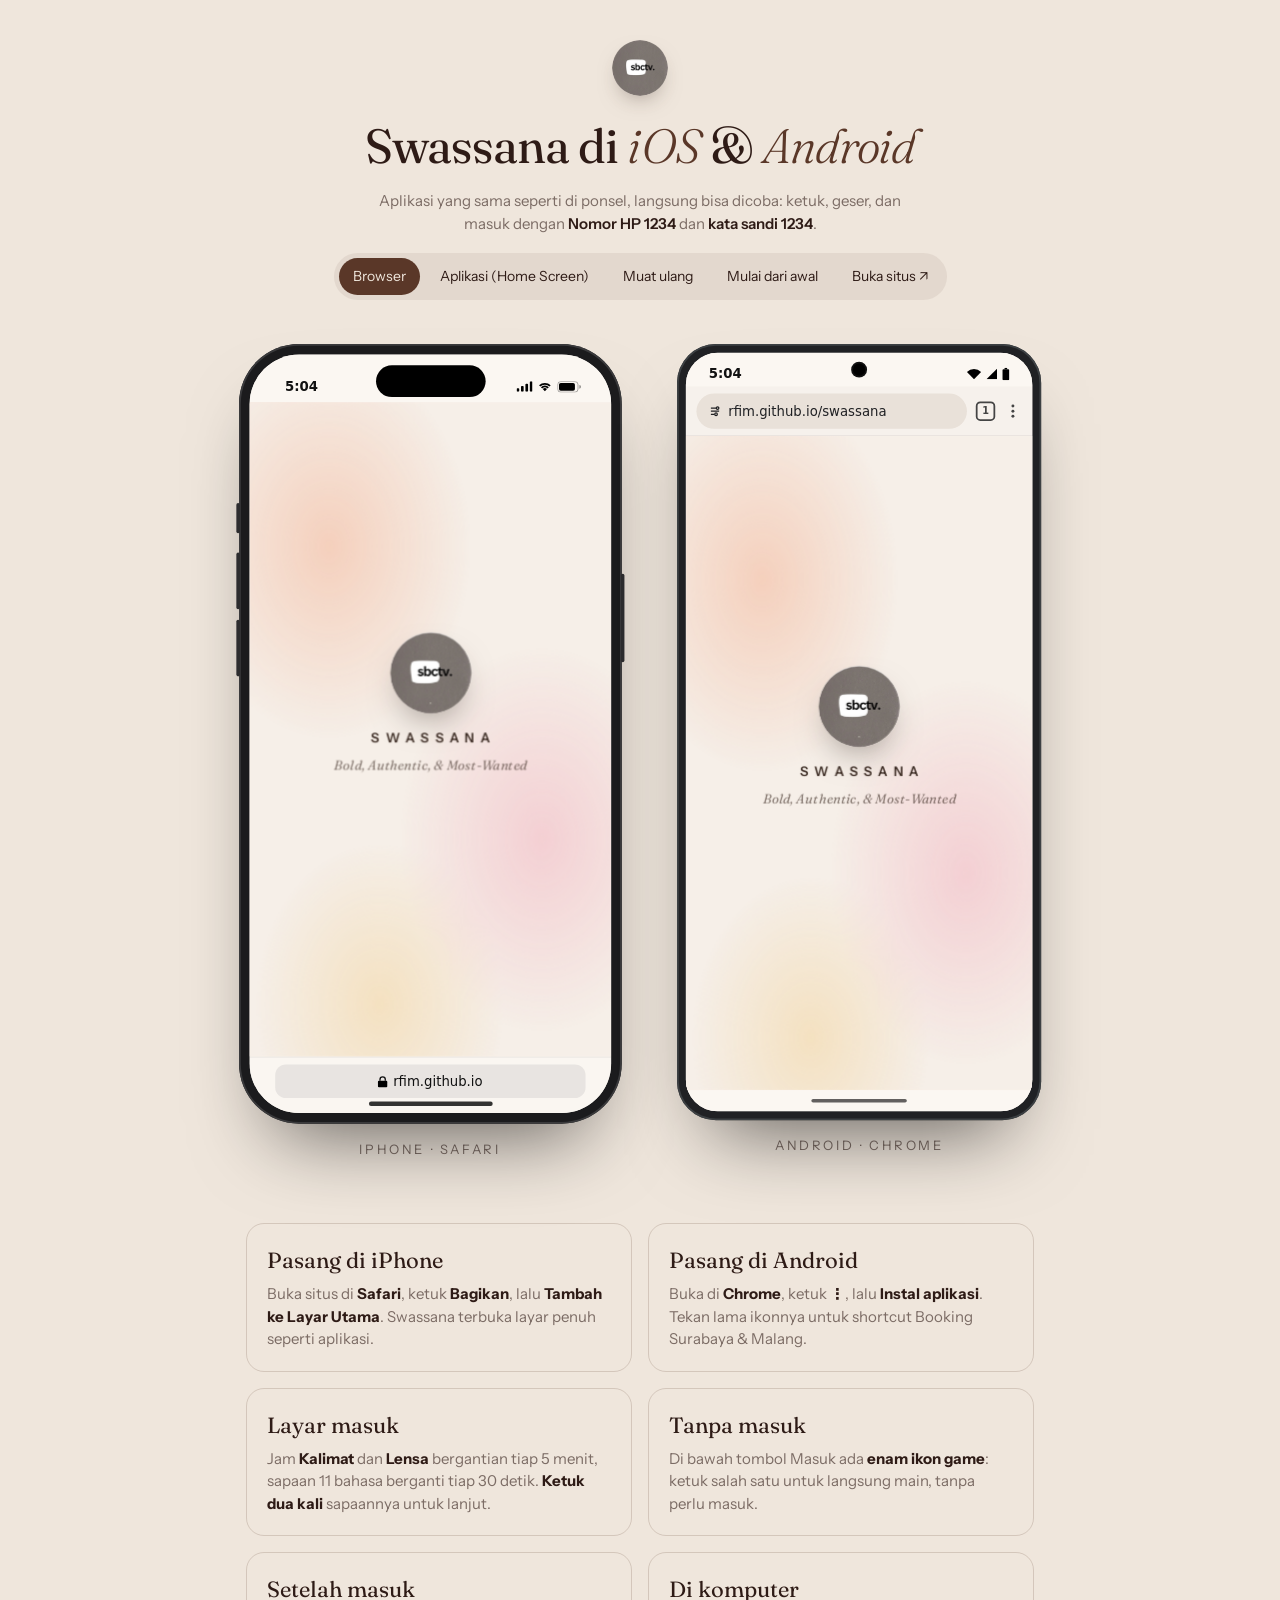
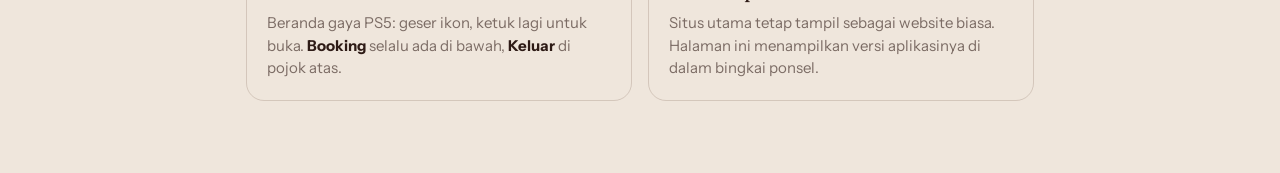
<file: preview.html>
<!doctype html>
<html lang="id">
<head>
  <meta charset="utf-8">
  <meta name="viewport" content="width=device-width, initial-scale=1">
  <title>Swassana Device Preview</title>
  <meta name="description" content="Coba aplikasi Swassana di bingkai iPhone dan Android.">
  <meta name="robots" content="noindex">
  <link rel="icon" href="icons/favicon-32.png?v=sbctv" type="image/png" sizes="32x32">
  <link rel="icon" href="icons/favicon-96.png?v=sbctv" type="image/png" sizes="96x96">
  <link rel="preconnect" href="https://fonts.googleapis.com">
  <link rel="preconnect" href="https://fonts.gstatic.com" crossorigin>
  <link href="https://fonts.googleapis.com/css2?family=Fraunces:ital,opsz,wght@0,9..144,300..700;1,9..144,300..700&family=Instrument+Sans:wght@400..700&display=swap" rel="stylesheet">
  <style>
    html, * { -webkit-tap-highlight-color: transparent; }
    :focus:not(:focus-visible) { outline: none; }
    :root { --bg: #efe6dc; --text: #2e1b16; --muted: rgba(46,27,22,.6); --accent: #5a3728; }
    @media (prefers-color-scheme: dark) { :root:not([data-theme="light"]) { --bg: #140d0a; --text: #f3e9e1; --muted: rgba(243,233,225,.6); --accent: #dcc2b0; } }
    :root[data-theme="dark"] { --bg: #140d0a; --text: #f3e9e1; --muted: rgba(243,233,225,.6); --accent: #dcc2b0; }
    * { box-sizing: border-box; }
    body { margin: 0; background: var(--bg); color: var(--text); font: 15px/1.5 "Instrument Sans", system-ui, sans-serif; }
    header { max-width: 1100px; margin: 0 auto; padding: 40px 16px 8px; text-align: center; }
    h1 { font-family: Fraunces, Georgia, serif; font-weight: 400; font-size: clamp(30px, 5vw, 48px); margin: 0; letter-spacing: -.02em; }
    h1 em { color: var(--accent); font-weight: 300; }
    header p { color: var(--muted); margin: 8px auto 18px; max-width: 560px; }
    header p b { color: var(--text); font-weight: 600; }
    .badge { display: block; margin: 0 auto 14px; width: 56px; height: 56px; border-radius: 50%; box-shadow: 0 10px 24px -12px rgba(58, 42, 34, .6); }
    .controls { display: inline-flex; gap: 6px; padding: 5px; border-radius: 999px; background: rgba(90,55,40,.08); flex-wrap: wrap; justify-content: center; }
    .controls button, .controls a { border: 0; background: transparent; color: var(--text); font: inherit; font-size: 14px; padding: 8px 14px; border-radius: 999px; cursor: pointer; text-decoration: none; }
    .controls button[aria-pressed="true"] { background: var(--accent); color: var(--bg); }
    .stage { display: flex; flex-wrap: wrap; justify-content: center; gap: 56px; padding: 36px 16px 64px; }
    figure { margin: 0; display: flex; flex-direction: column; align-items: center; gap: 16px; }
    figcaption { font-size: 13px; letter-spacing: .2em; text-transform: uppercase; color: var(--muted); }
    .scaler { width: calc(var(--w) * var(--s)); height: calc(var(--h) * var(--s)); }
    .device { width: var(--w); height: var(--h); transform: scale(var(--s)); transform-origin: top left; position: relative; }

    /* iPhone */
    .iphone { --w: 433px; --h: 882px; }
    .iphone .device { border-radius: 68px; background: #1b1b1d; padding: 12px; box-shadow: 0 0 0 2px #3a3a3c inset, 0 50px 90px -40px rgba(0,0,0,.6); }
    .iphone .screen { border-radius: 56px; }
    .iphone .island { position: absolute; top: 24px; left: 50%; transform: translateX(-50%); width: 124px; height: 36px; border-radius: 20px; background: #000; z-index: 3; }
    .iphone .status { height: 54px; padding: 18px 34px 0 40px; }
    .iphone .home { position: absolute; bottom: 20px; left: 50%; transform: translateX(-50%); width: 140px; height: 5px; border-radius: 3px; background: #111; z-index: 3; opacity: .85; }
    .iphone .btn { position: absolute; width: 4px; background: #2c2c2e; border-radius: 2px; }
    .safari { height: 64px; background: rgba(250,247,242,.94); border-top: 1px solid rgba(0,0,0,.08); display: flex; align-items: flex-start; justify-content: center; padding-top: 8px; }
    .safari .url { width: 86%; height: 38px; border-radius: 12px; background: rgba(118,118,128,.14); display: flex; align-items: center; justify-content: center; gap: 6px; font: 15px -apple-system, system-ui; color: #111; }

    /* Android */
    .android { --w: 412px; --h: 878px; }
    .android .device { border-radius: 44px; background: #202124; padding: 10px; box-shadow: 0 0 0 2px #3c4043 inset, 0 50px 90px -40px rgba(0,0,0,.6); }
    .android .screen { border-radius: 36px; }
    .android .cam { position: absolute; top: 22px; left: 50%; transform: translateX(-50%); width: 14px; height: 14px; border-radius: 50%; background: #000; z-index: 3; box-shadow: 0 0 0 2px #111; }
    .android .status { height: 38px; padding: 10px 26px 0; }
    .chrome { height: 56px; background: #f6f1ec; display: flex; align-items: center; gap: 10px; padding: 0 12px; border-bottom: 1px solid rgba(0,0,0,.06); }
    .chrome .url { flex: 1; height: 40px; border-radius: 20px; background: #e9e1d9; display: flex; align-items: center; gap: 8px; padding: 0 14px; font: 15px Roboto, system-ui; color: #202124; }
    .chrome .tabs { width: 22px; height: 22px; border: 2px solid #444; border-radius: 5px; font: 600 11px Roboto, system-ui; display: grid; place-items: center; color: #444; }
    .gesture { height: 24px; background: #fbf7f2; display: grid; place-items: center; }
    .gesture span { width: 108px; height: 4px; border-radius: 2px; background: #222; opacity: .7; }

    .screen { width: 100%; height: 100%; overflow: hidden; background: #fbf7f2; display: flex; flex-direction: column; position: relative; }
    .status { display: flex; justify-content: space-between; align-items: center; font: 600 15px -apple-system, Roboto, system-ui; color: #111; background: #fbf7f2; flex: none; }
    .status .icons { display: flex; gap: 6px; align-items: center; }
    iframe { flex: 1; width: 100%; border: 0; background: #fbf7f2; display: block; }
    .standalone .safari, .standalone .chrome { display: none; }

    .notes { max-width: 820px; margin: 0 auto; padding: 0 16px 72px; display: grid; gap: 16px; grid-template-columns: repeat(auto-fit, minmax(min(100%, 300px), 1fr)); }
    .note { border: 1px solid rgba(90,55,40,.18); border-radius: 18px; padding: 20px; }
    .note h2 { font-family: Fraunces, Georgia, serif; font-weight: 400; margin: 0 0 6px; font-size: 22px; }
    .note p { margin: 0; color: var(--muted); }
    .note b { color: var(--text); }
  </style>
</head>
<body>
  <header>
    <img class="badge" src="icons/sbctv-128.png" width="56" height="56" alt="">
    <h1>Swassana di <em>iOS</em> &amp; <em>Android</em></h1>
    <p>Aplikasi yang sama seperti di ponsel, langsung bisa dicoba: ketuk, geser, dan masuk dengan <b>Nomor HP 1234</b> dan <b>kata sandi 1234</b>.</p>
    <div class="controls" role="group" aria-label="Mode tampilan">
      <button type="button" data-mode="browser" aria-pressed="true">Browser</button>
      <button type="button" data-mode="standalone" aria-pressed="false">Aplikasi (Home Screen)</button>
      <button type="button" id="reload">Muat ulang</button>
      <button type="button" id="restart" title="Keluar dan putar animasi pembuka lagi">Mulai dari awal</button>
      <a href="./">Buka situs ↗</a>
    </div>
  </header>

  <main class="stage" id="stage">
    <figure class="iphone">
      <div class="scaler">
        <div class="device">
          <span class="btn" style="left:-3px;top:180px;height:34px"></span>
          <span class="btn" style="left:-3px;top:236px;height:64px"></span>
          <span class="btn" style="left:-3px;top:312px;height:64px"></span>
          <span class="btn" style="right:-3px;top:260px;height:100px"></span>
          <div class="island"></div>
          <div class="screen">
            <div class="status"><span class="clock">9:41</span><span class="icons">
              <svg width="18" height="12" viewBox="0 0 18 12" aria-hidden="true"><rect x="0" y="8" width="3" height="4" rx="1"/><rect x="5" y="5.5" width="3" height="6.5" rx="1"/><rect x="10" y="3" width="3" height="9" rx="1"/><rect x="15" y="0" width="3" height="12" rx="1"/></svg>
              <svg width="16" height="12" viewBox="0 0 16 12" aria-hidden="true"><path d="M8 11.5 5.6 9a3.4 3.4 0 0 1 4.8 0Z"/><path d="M3.5 6.9a6.4 6.4 0 0 1 9 0L11 8.4a4.3 4.3 0 0 0-6 0Z"/><path d="M1.4 4.8a9.4 9.4 0 0 1 13.2 0l-1.4 1.4a7.4 7.4 0 0 0-10.4 0Z"/></svg>
              <svg width="27" height="13" viewBox="0 0 27 13" aria-hidden="true"><rect x=".5" y=".5" width="23" height="12" rx="3.5" fill="none" stroke="currentColor" opacity=".4"/><rect x="2" y="2" width="18" height="9" rx="2"/><path d="M25 4.5v4a2 2 0 0 0 0-4Z" opacity=".4"/></svg>
            </span></div>
            <iframe src="./" title="Swassana di iPhone"></iframe>
            <div class="safari"><div class="url">
              <svg width="11" height="13" viewBox="0 0 11 13" aria-hidden="true"><rect x="0" y="5.5" width="11" height="7.5" rx="1.5"/><path d="M2.5 5.5V4a3 3 0 0 1 6 0v1.5" fill="none" stroke="currentColor" stroke-width="1.5"/></svg>
              rfim.github.io</div></div>
          </div>
          <div class="home"></div>
        </div>
      </div>
      <figcaption>iPhone · Safari</figcaption>
    </figure>

    <figure class="android">
      <div class="scaler">
        <div class="device">
          <div class="cam"></div>
          <div class="screen">
            <div class="status"><span class="clock">9:41</span><span class="icons">
              <svg width="16" height="12" viewBox="0 0 16 12" aria-hidden="true"><path d="M8 12 0 3.6a11.6 11.6 0 0 1 16 0Z"/></svg>
              <svg width="12" height="12" viewBox="0 0 12 12" aria-hidden="true"><path d="M12 0v12H0Z"/></svg>
              <svg width="8" height="14" viewBox="0 0 8 14" aria-hidden="true"><rect x="2.5" y="0" width="3" height="1.5" rx=".5"/><rect x="0" y="1.5" width="8" height="12.5" rx="1.5"/></svg>
            </span></div>
            <div class="chrome">
              <div class="url">
                <svg width="14" height="14" viewBox="0 0 24 24" fill="none" stroke="currentColor" stroke-width="2.4" aria-hidden="true"><path d="M4 6h10M4 12h16M4 18h7"/><circle cx="17" cy="6" r="2.5"/><circle cx="14" cy="18" r="2.5"/></svg>
                rfim.github.io/swassana</div>
              <div class="tabs">1</div>
              <svg width="20" height="20" viewBox="0 0 24 24" fill="#444" aria-hidden="true"><circle cx="12" cy="5" r="2"/><circle cx="12" cy="12" r="2"/><circle cx="12" cy="19" r="2"/></svg>
            </div>
            <iframe src="./" title="Swassana di Android"></iframe>
            <div class="gesture"><span></span></div>
          </div>
        </div>
      </div>
      <figcaption>Android · Chrome</figcaption>
    </figure>
  </main>

  <section class="notes">
    <div class="note"><h2>Pasang di iPhone</h2><p>Buka situs di <b>Safari</b>, ketuk <b>Bagikan</b>, lalu <b>Tambah ke Layar Utama</b>. Swassana terbuka layar penuh seperti aplikasi.</p></div>
    <div class="note"><h2>Pasang di Android</h2><p>Buka di <b>Chrome</b>, ketuk <b>⋮</b>, lalu <b>Instal aplikasi</b>. Tekan lama ikonnya untuk shortcut Booking Surabaya &amp; Malang.</p></div>
    <div class="note"><h2>Layar masuk</h2><p>Jam <b>Kalimat</b> dan <b>Lensa</b> bergantian tiap 5 menit, sapaan 11 bahasa berganti tiap 30 detik. <b>Ketuk dua kali</b> sapaannya untuk lanjut.</p></div>
    <div class="note"><h2>Tanpa masuk</h2><p>Di bawah tombol Masuk ada <b>enam ikon game</b>: ketuk salah satu untuk langsung main, tanpa perlu masuk.</p></div>
    <div class="note"><h2>Setelah masuk</h2><p>Beranda gaya PS5: geser ikon, ketuk lagi untuk buka. <b>Booking</b> selalu ada di bawah, <b>Keluar</b> di pojok atas.</p></div>
    <div class="note"><h2>Di komputer</h2><p>Situs utama tetap tampil sebagai website biasa. Halaman ini menampilkan versi aplikasinya di dalam bingkai ponsel.</p></div>
  </section>

  <script>
    const fit = () => {
      const s = Math.min(1, (innerWidth - 32) / 433, (innerHeight - 120) / 882);
      document.querySelectorAll('figure').forEach((f) => f.style.setProperty('--s', Math.max(.5, s).toFixed(3)));
    };
    addEventListener('resize', fit); fit();
    const tick = () => { const d = new Date(); document.querySelectorAll('.clock').forEach((c) => c.textContent = d.getHours() + ':' + String(d.getMinutes()).padStart(2, '0')); };
    tick(); setInterval(tick, 20000);
    document.querySelectorAll('[data-mode]').forEach((b) => b.addEventListener('click', () => {
      document.querySelectorAll('[data-mode]').forEach((x) => x.setAttribute('aria-pressed', x === b));
      document.getElementById('stage').classList.toggle('standalone', b.dataset.mode === 'standalone');
    }));
    const reload = () => document.querySelectorAll('iframe').forEach((f) => f.src = f.src);
    document.getElementById('reload').addEventListener('click', reload);
    // log out and forget that the opening splash was seen, so both phones start from the very beginning
    document.getElementById('restart').addEventListener('click', () => {
      try { localStorage.removeItem('sw-auth'); sessionStorage.removeItem('sw-intro'); } catch (e) {}
      reload();
    });
  </script>
</body>
</html>
</file>
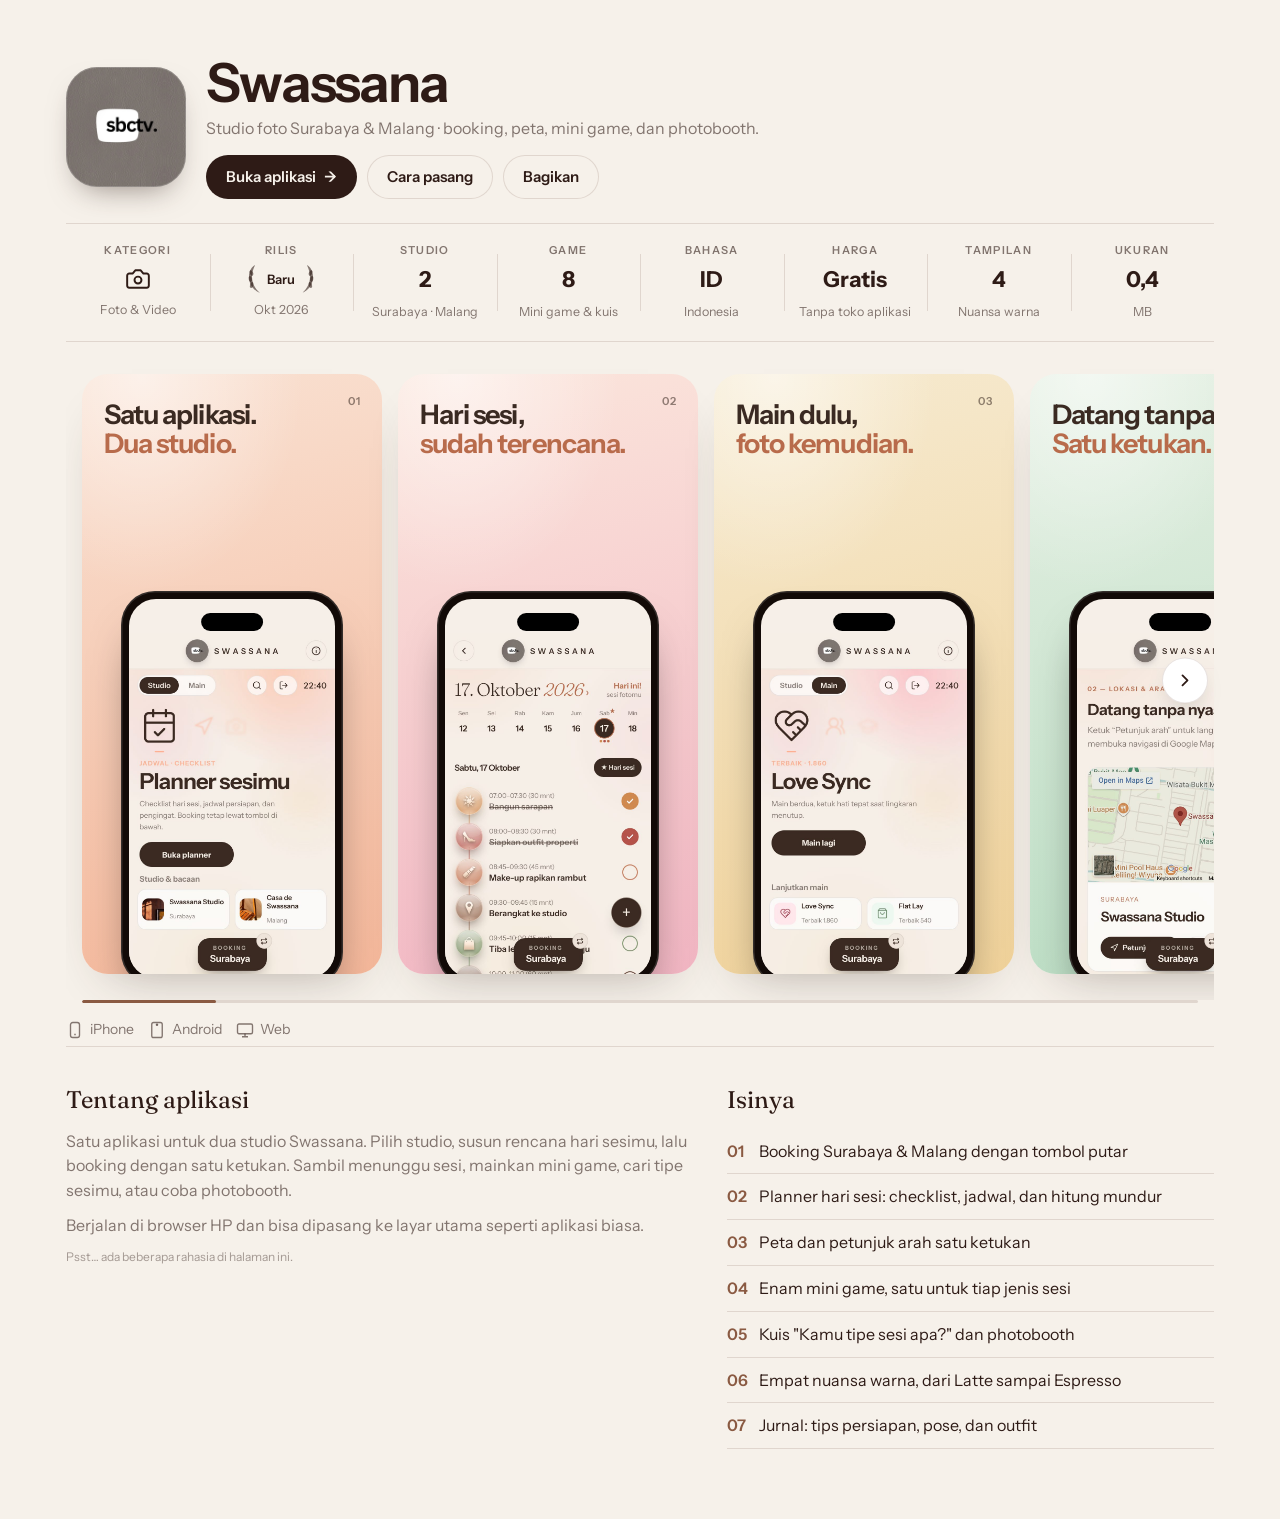
<file: showcase.html>
<!doctype html>
<html lang="id">
<head>
  <meta charset="utf-8">
  <meta name="viewport" content="width=device-width, initial-scale=1, viewport-fit=cover">
  <title>Aplikasi Swassana</title>
  <meta name="description" content="Aplikasi Swassana: booking studio foto Surabaya & Malang, peta, mini game, kuis, dan photobooth. Gratis, tanpa unduh dari toko aplikasi.">
  <meta property="og:title" content="Aplikasi Swassana">
  <meta property="og:description" content="Booking studio, peta, mini game, kuis, dan photobooth dalam satu aplikasi.">
  <meta property="og:image" content="https://rfim.github.io/swassana/showcase/home.jpg">
  <link rel="canonical" href="https://rfim.github.io/swassana/showcase.html">
  <link rel="icon" href="icons/favicon-32.png?v=sbctv" type="image/png" sizes="32x32">
  <link rel="icon" href="icons/favicon-96.png?v=sbctv" type="image/png" sizes="96x96">
  <link rel="apple-touch-icon" href="icons/apple-touch-icon.png?v=sbctv">
  <link rel="preconnect" href="https://fonts.googleapis.com">
  <link rel="preconnect" href="https://fonts.gstatic.com" crossorigin>
  <link href="https://fonts.googleapis.com/css2?family=Fraunces:ital,opsz,wght@0,9..144,300..700;1,9..144,300..700&family=Instrument+Sans:wght@400..700&display=swap" rel="stylesheet">
  <style>
    html, * { -webkit-tap-highlight-color: transparent; }
    :focus:not(:focus-visible) { outline: none; }
    /*
      Showcase formula (combined from three App Store listings):
      1. Facts strip: LABEL / big value / small caption, evenly spaced, one laurel badge.
      2. Tall rounded marketing panels on rich gradients.
      3. Two-tone headline per panel: line one bold cream, line two accent italic.
      4. A real screenshot in a phone frame under each headline.
      5. Horizontal scroll with arrows on desktop, swipe on touch, snap per panel.
      6. Device row underneath.
    */
    :root {
      --bg: #f6f1ea; --surface: #ffffff; --text: #2e1b16; --muted: rgba(46, 27, 22, .58); --line: rgba(90, 55, 40, .14);
      --accent: #8a5a42; --cream: #fbf1e6; --caramel: #f0c9a4;
      --display: "Fraunces", Georgia, serif; --sans: "Instrument Sans", system-ui, sans-serif;
      --ease: cubic-bezier(.2, .7, .2, 1); --spring: cubic-bezier(.34, 1.56, .64, 1);
    }
    @media (prefers-color-scheme: dark) {
      :root:not([data-theme="light"]) { --bg: #1a110d; --surface: #241812; --text: #f6ebe1; --muted: rgba(246, 235, 225, .6); --line: rgba(255, 226, 204, .14); --accent: #e9c19d; }
    }
    :root[data-theme="dark"] { --bg: #1a110d; --surface: #241812; --text: #f6ebe1; --muted: rgba(246, 235, 225, .6); --line: rgba(255, 226, 204, .14); --accent: #e9c19d; }
    * { box-sizing: border-box; }
    html { -webkit-text-size-adjust: 100%; }
    body { margin: 0; background: var(--bg); color: var(--text); font: 16px/1.55 var(--sans); -webkit-font-smoothing: antialiased; overflow-x: hidden; }
    a { color: inherit; }
    .wrap { max-width: 1180px; margin: 0 auto; padding: 0 16px; }
    :focus-visible { outline: 2px solid var(--accent); outline-offset: 3px; border-radius: 8px; }

    /* ---------- header ---------- */
    .head { display: grid; grid-template-columns: auto 1fr; gap: 20px; align-items: center; padding: clamp(28px, 6vw, 56px) 0 24px; }
    .app-icon { width: clamp(84px, 14vw, 120px); aspect-ratio: 1; border-radius: 26%; border: 0; padding: 0; cursor: pointer; background: radial-gradient(70% 70% at 30% 20%, #f9d9c7, transparent 70%), radial-gradient(60% 60% at 80% 90%, #f2b6c3, transparent 70%), #f6efe8; color: #3a2a22; font: 700 clamp(40px, 7vw, 56px)/1 var(--sans); letter-spacing: -.04em;
      box-shadow: 0 18px 40px -18px rgba(46, 27, 22, .55), inset 0 1px 0 rgba(255, 255, 255, .3); transition: transform .5s var(--spring); }
    .app-icon:hover { transform: rotate(-6deg) scale(1.05); }
    .app-icon:active { transform: scale(.92); }
    .app-icon.spin { animation: icon-spin .9s var(--spring); }
    .app-icon { background: url(icons/icon-maskable-512.png) center / cover no-repeat; color: transparent; font-size: 0; box-shadow: 0 14px 30px -14px rgba(58, 42, 34, .55), inset 0 0 0 1px rgba(255, 255, 255, .18); }
    @keyframes icon-spin { from { transform: rotate(0); } to { transform: rotate(360deg); } }
    .head h1 { font-family: var(--sans); font-weight: 650; font-size: clamp(34px, 6vw, 54px); line-height: 1; margin: 0; letter-spacing: -.04em; }
    .head h1 span { display: inline-block; transition: transform .35s var(--spring), color .2s; }
    .head h1:hover span { transform: translateY(calc(var(--i) * -1px - 2px)); color: var(--accent); }
    .head h1 span:nth-child(n) { transition-delay: calc(var(--i) * 18ms); }
    .sub { color: var(--muted); margin: 6px 0 14px; }
    .actions { display: flex; gap: 10px; flex-wrap: wrap; }
    .btn { display: inline-flex; align-items: center; gap: 8px; border: 0; border-radius: 999px; padding: 11px 20px; font: 600 15px var(--sans); cursor: pointer; text-decoration: none; transition: transform .2s var(--spring), box-shadow .2s, background .2s; min-height: 44px; }
    .btn-main { background: var(--text); color: var(--bg); }
    .btn-ghost { background: transparent; color: var(--text); box-shadow: inset 0 0 0 1px var(--line); }
    .btn:hover { transform: translateY(-2px); box-shadow: 0 10px 22px -12px rgba(46, 27, 22, .5); }
    .btn:active { transform: scale(.95); }
    .btn .arr { transition: transform .25s var(--spring); }
    .btn:hover .arr { transform: translateX(4px); }

    /* ---------- facts strip ---------- */
    .facts { display: flex; gap: 0; overflow-x: auto; scrollbar-width: none; border-block: 1px solid var(--line); padding: 14px 0; margin-bottom: 26px; }
    .facts::-webkit-scrollbar { display: none; }
    .fact { flex: 1 0 128px; text-align: center; padding: 4px 10px; position: relative; cursor: default; }
    .fact + .fact::before { content: ""; position: absolute; left: 0; top: 18%; bottom: 18%; width: 1px; background: var(--line); }
    .fact small { display: block; font-size: 11px; font-weight: 600; letter-spacing: .12em; text-transform: uppercase; color: var(--muted); }
    .fact b { display: flex; justify-content: center; align-items: center; gap: 4px; font-family: var(--sans); font-weight: 700; font-size: 22px; margin: 4px 0 1px; min-height: 32px; transition: transform .35s var(--spring); }
    .fact span { font-size: 12.5px; color: var(--muted); }
    .fact svg { width: 26px; height: 26px; }
    .fact:hover b { transform: translateY(-3px) scale(1.06); }
    .fact:hover svg { animation: wiggle .6s ease; }
    @keyframes wiggle { 25% { transform: rotate(-12deg); } 60% { transform: rotate(9deg); } }
    .laurel { width: 16px !important; height: 30px !important; color: var(--muted); }
    .laurel.r { transform: scaleX(-1); }
    .fact b em { font-style: normal; font-size: 13px; font-weight: 600; line-height: 1.1; }

    /* ---------- carousel ---------- */
    .stage { position: relative; }
    .track { display: flex; gap: 16px; overflow-x: auto; scroll-snap-type: x mandatory; scroll-padding: 0 16px; padding: 6px 16px 26px; scrollbar-width: none; cursor: grab; overscroll-behavior-x: contain; }
    .track::-webkit-scrollbar { display: none; }
    .track.dragging { cursor: grabbing; scroll-snap-type: none; }
    .track.dragging .panel { pointer-events: none; }
    .panel { flex: 0 0 auto; width: min(78vw, 300px); aspect-ratio: 300 / 600; scroll-snap-align: start; border-radius: 26px; position: relative; overflow: hidden; color: #3a2a22;
      background: radial-gradient(90% 60% at 20% 0%, rgba(255, 255, 255, .55), transparent 60%), linear-gradient(165deg, var(--from), var(--to));
      box-shadow: 0 24px 50px -32px rgba(58, 42, 34, .45);
      transform-style: preserve-3d; transform: perspective(900px) rotateX(var(--rx, 0deg)) rotateY(var(--ry, 0deg)) scale(var(--s, 1)); transition: transform .5s var(--ease), box-shadow .3s;
      opacity: 0; translate: 40px 0; -webkit-user-select: none; user-select: none; }
    .panel.in-view { opacity: 1; translate: 0 0; transition: transform .5s var(--ease), box-shadow .3s, opacity .7s var(--ease), translate .8s var(--ease); transition-delay: 0s, 0s, var(--d, 0s), var(--d, 0s); }
    .panel.tilting { transition: transform .08s linear, box-shadow .3s; }
    .panel:hover { box-shadow: 0 34px 60px -30px rgba(46, 27, 22, .85), inset 0 1px 0 rgba(255, 240, 228, .25); }
    .sheen { position: absolute; inset: 0; pointer-events: none; background: radial-gradient(240px 240px at var(--mx, 50%) var(--my, -40%), rgba(255, 255, 255, .45), transparent 70%); opacity: 0; transition: opacity .3s; z-index: 3; }
    .panel:hover .sheen, .panel.pressed .sheen { opacity: 1; }
    .panel h2 { margin: 0; padding: 26px 22px 0; font-family: var(--sans); font-weight: 650; font-size: 27px; line-height: 1.08; letter-spacing: -.035em; transform: translateZ(30px); }
    .panel h2 .l2 { display: block; font-weight: 650; color: #b86b4b; }
    .w { display: inline-block; opacity: 0; transform: translateY(14px) rotate(2deg); }
    .in-view .w { opacity: 1; transform: none; transition: opacity .5s var(--ease), transform .6s var(--spring); transition-delay: calc(var(--d, 0s) + .15s + var(--wi) * 60ms); }
    .num { position: absolute; top: 20px; right: 20px; font: 600 11px var(--sans); letter-spacing: .14em; opacity: .55; }

    /* phone */
    .phone { position: absolute; left: 50%; bottom: -2%; width: 74%; aspect-ratio: 393 / 700; translate: -50% 0; transform: translateZ(50px) translate(var(--px, 0), var(--py, 0)); transition: transform .5s var(--ease); perspective: 1200px; }
    .in-view .phone { animation: rise .9s var(--spring) both; animation-delay: calc(var(--d, 0s) + .25s); }
    @keyframes rise { from { opacity: 0; translate: -50% 40px; } to { opacity: 1; translate: -50% 0; } }
    .flip { position: relative; width: 100%; height: 100%; transform-style: preserve-3d; transition: transform .8s var(--spring); }
    .phone.flipped .flip { transform: rotateY(180deg); }
    .face, .back { position: absolute; inset: 0; border-radius: 34px; backface-visibility: hidden; -webkit-backface-visibility: hidden; }
    .face { background: #120a07; padding: 8px; box-shadow: 0 30px 50px -24px rgba(0, 0, 0, .75), inset 0 0 0 1.5px rgba(255, 255, 255, .14); }
    .screen { width: 100%; height: 100%; border-radius: 27px; overflow: hidden; background: #f6efe8; position: relative; padding-top: 34px; }
    .screen img { width: 100%; display: block; }
    .island { position: absolute; top: 14px; left: 50%; width: 30%; height: 18px; translate: -50% 0; border-radius: 12px; background: #000; z-index: 2; }
    .back { transform: rotateY(180deg); background: linear-gradient(150deg, #6f4531, #2e1b16); display: grid; place-items: center; box-shadow: inset 0 0 0 1.5px rgba(255, 255, 255, .14); }
    .back span { font: italic 300 30px var(--display); color: var(--caramel); }
    .back i { position: absolute; top: 18px; left: 18px; width: 54px; height: 54px; border-radius: 16px; background: rgba(0, 0, 0, .35); box-shadow: inset 0 0 0 2px rgba(255, 255, 255, .1); }
    .back i::after { content: ""; position: absolute; inset: 12px; border-radius: 50%; background: radial-gradient(circle at 35% 35%, #4a3a33, #0c0706); }

    .arrow { position: absolute; top: 50%; translate: 0 -60%; width: 46px; height: 46px; border-radius: 50%; border: 1px solid var(--line); background: var(--surface); color: var(--text); display: grid; place-items: center; cursor: pointer; z-index: 5;
      box-shadow: 0 10px 24px -14px rgba(46, 27, 22, .6); transition: transform .25s var(--spring), opacity .25s; }
    .arrow:hover { transform: scale(1.1); }
    .arrow:active { transform: scale(.88); }
    .arrow[disabled] { opacity: 0; pointer-events: none; }
    .arrow.prev { left: 6px; } .arrow.next { right: 6px; }
    .arrow svg { width: 20px; height: 20px; }
    @media (hover: none) { .arrow { display: none; } }
    .bar { height: 3px; border-radius: 3px; background: var(--line); margin: 0 16px; overflow: hidden; }
    .bar i { display: block; height: 100%; width: 20%; border-radius: 3px; background: var(--accent); transform-origin: left; transition: width .2s; }

    .devices { display: flex; align-items: center; gap: 14px; flex-wrap: wrap; padding: 16px 0 6px; color: var(--muted); font-size: 14px; border-bottom: 1px solid var(--line); }
    .devices svg { width: 18px; height: 18px; }
    .devices span { display: inline-flex; align-items: center; gap: 6px; }

    .about { display: grid; gap: 28px; grid-template-columns: 1.3fr 1fr; padding: 34px 0 70px; }
    @media (max-width: 760px) { .about { grid-template-columns: 1fr; } }
    .about h3 { font-family: var(--display); font-weight: 400; font-size: 24px; margin: 0 0 10px; }
    .about p { color: var(--muted); margin: 0 0 10px; }
    .about ul { margin: 0; padding: 0; list-style: none; }
    .about li { padding: 10px 0; border-bottom: 1px solid var(--line); display: flex; gap: 10px; align-items: baseline; transition: transform .25s var(--spring); }
    .about li:hover { transform: translateX(6px); }
    .about li b { color: var(--accent); font-weight: 600; min-width: 22px; }
    .hint { font-size: 12px; color: var(--muted); opacity: .7; margin-top: 18px; }

    /* toast, confetti, film mode */
    .toast { position: fixed; left: 50%; bottom: calc(22px + env(safe-area-inset-bottom)); translate: -50% 20px; z-index: 50; background: #2e1b16; color: #fbf1e6; padding: 12px 18px; border-radius: 16px; font-size: 14.5px; opacity: 0; pointer-events: none; transition: opacity .3s, translate .4s var(--spring); max-width: calc(100vw - 32px); box-shadow: 0 16px 40px -16px rgba(0, 0, 0, .6); }
    .toast.show { opacity: 1; translate: -50% 0; pointer-events: auto; }
    .toast a { color: var(--caramel); font-weight: 600; }
    .pol { position: fixed; z-index: 40; width: 46px; height: 54px; background: #fbf7f2; border-radius: 3px; padding: 4px 4px 12px; box-shadow: 0 6px 14px -6px rgba(0, 0, 0, .5); pointer-events: none; }
    .pol::before { content: ""; display: block; width: 100%; height: 100%; background: linear-gradient(135deg, var(--c1), var(--c2)); }
    body.film { filter: sepia(.45) contrast(1.06) saturate(.9); }
    body.film::after { content: ""; position: fixed; inset: 0; pointer-events: none; z-index: 60; opacity: .14; mix-blend-mode: multiply;
      background-image: url("data:image/svg+xml,%3Csvg xmlns='http://www.w3.org/2000/svg' width='160' height='160'%3E%3Cfilter id='n'%3E%3CfeTurbulence type='fractalNoise' baseFrequency='.9' numOctaves='2' stitchTiles='stitch'/%3E%3C/filter%3E%3Crect width='100%25' height='100%25' filter='url(%23n)'/%3E%3C/svg%3E"); }
    .reveal { opacity: 0; transform: translateY(16px); transition: opacity .7s var(--ease), transform .8s var(--ease); transition-delay: var(--d, 0s); }
    .reveal.on { opacity: 1; transform: none; }

    @media (prefers-reduced-motion: reduce) {
      *, *::before, *::after { animation: none !important; transition-duration: .01ms !important; transition-delay: 0s !important; }
      .panel, .w, .reveal { opacity: 1 !important; translate: 0 0 !important; transform: none !important; }
    }
  </style>
</head>
<body>
  <main class="wrap">
    <header class="head">
      <button class="app-icon reveal" id="icon" type="button" aria-label="Ikon aplikasi Swassana"></button>
      <div>
        <h1 class="reveal" style="--d:.05s" id="title" aria-label="Swassana"></h1>
        <p class="sub reveal" style="--d:.12s">Studio foto Surabaya &amp; Malang · booking, peta, mini game, dan photobooth.</p>
        <div class="actions reveal" style="--d:.2s">
          <a class="btn btn-main" href="./">Buka aplikasi <span class="arr" aria-hidden="true">→</span></a>
          <button class="btn btn-ghost" id="install" type="button">Cara pasang</button>
          <button class="btn btn-ghost" id="share" type="button">Bagikan</button>
        </div>
      </div>
    </header>

    <section class="facts reveal" style="--d:.25s" aria-label="Info aplikasi">
      <div class="fact"><small>Kategori</small><b><svg viewBox="0 0 24 24" fill="none" stroke="currentColor" stroke-width="1.8" stroke-linecap="round" stroke-linejoin="round" aria-hidden="true"><path d="M14.5 4h-5L7 7H4a2 2 0 0 0-2 2v9a2 2 0 0 0 2 2h16a2 2 0 0 0 2-2V9a2 2 0 0 0-2-2h-3z"/><circle cx="12" cy="13" r="3.2"/></svg></b><span>Foto &amp; Video</span></div>
      <div class="fact"><small>Rilis</small><b><svg class="laurel" viewBox="0 0 16 30" fill="currentColor" aria-hidden="true"><path d="M13 29C6 26 2 20 2 13S5 3 8 1c-1 3-3 6-3 12s3 12 8 16z"/><ellipse cx="4.5" cy="9" rx="1.6" ry="3" transform="rotate(-25 4.5 9)"/><ellipse cx="3.3" cy="15" rx="1.6" ry="3" transform="rotate(-10 3.3 15)"/><ellipse cx="4.6" cy="21" rx="1.6" ry="3" transform="rotate(15 4.6 21)"/></svg><em>Baru</em><svg class="laurel r" viewBox="0 0 16 30" fill="currentColor" aria-hidden="true"><path d="M13 29C6 26 2 20 2 13S5 3 8 1c-1 3-3 6-3 12s3 12 8 16z"/><ellipse cx="4.5" cy="9" rx="1.6" ry="3" transform="rotate(-25 4.5 9)"/><ellipse cx="3.3" cy="15" rx="1.6" ry="3" transform="rotate(-10 3.3 15)"/><ellipse cx="4.6" cy="21" rx="1.6" ry="3" transform="rotate(15 4.6 21)"/></svg></b><span>Okt 2026</span></div>
      <div class="fact"><small>Studio</small><b data-count="2">2</b><span>Surabaya · Malang</span></div>
      <div class="fact"><small>Game</small><b data-count="8">8</b><span>Mini game &amp; kuis</span></div>
      <div class="fact"><small>Bahasa</small><b>ID</b><span>Indonesia</span></div>
      <div class="fact"><small>Harga</small><b>Gratis</b><span>Tanpa toko aplikasi</span></div>
      <div class="fact"><small>Tampilan</small><b data-count="4">4</b><span>Nuansa warna</span></div>
      <div class="fact"><small>Ukuran</small><b>0,4</b><span>MB</span></div>
    </section>

    <section class="stage" aria-label="Tangkapan layar aplikasi">
      <button class="arrow prev" id="prev" type="button" aria-label="Sebelumnya"><svg viewBox="0 0 24 24" fill="none" stroke="currentColor" stroke-width="2.2" stroke-linecap="round" stroke-linejoin="round"><path d="m15 18-6-6 6-6"/></svg></button>
      <div class="track" id="track"></div>
      <button class="arrow next" id="next" type="button" aria-label="Berikutnya"><svg viewBox="0 0 24 24" fill="none" stroke="currentColor" stroke-width="2.2" stroke-linecap="round" stroke-linejoin="round"><path d="m9 18 6-6-6-6"/></svg></button>
      <div class="bar"><i id="barFill"></i></div>
    </section>

    <div class="devices reveal">
      <span><svg viewBox="0 0 24 24" fill="none" stroke="currentColor" stroke-width="1.8" aria-hidden="true"><rect x="6" y="2" width="12" height="20" rx="3"/><path d="M11 18h2"/></svg>iPhone</span>
      <span><svg viewBox="0 0 24 24" fill="none" stroke="currentColor" stroke-width="1.8" aria-hidden="true"><rect x="5" y="2" width="14" height="20" rx="2.5"/><circle cx="12" cy="5" r=".8" fill="currentColor"/></svg>Android</span>
      <span><svg viewBox="0 0 24 24" fill="none" stroke="currentColor" stroke-width="1.8" aria-hidden="true"><rect x="2" y="4" width="20" height="13" rx="2"/><path d="M8 21h8M12 17v4"/></svg>Web</span>
    </div>

    <section class="about">
      <div class="reveal">
        <h3>Tentang aplikasi</h3>
        <p>Satu aplikasi untuk dua studio Swassana. Pilih studio, susun rencana hari sesimu, lalu booking dengan satu ketukan. Sambil menunggu sesi, mainkan mini game, cari tipe sesimu, atau coba photobooth.</p>
        <p>Berjalan di browser HP dan bisa dipasang ke layar utama seperti aplikasi biasa.</p>
        <p class="hint">Psst… ada beberapa rahasia di halaman ini.</p>
      </div>
      <div class="reveal" style="--d:.1s">
        <h3>Isinya</h3>
        <ul>
          <li><b>01</b>Booking Surabaya &amp; Malang dengan tombol putar</li>
          <li><b>02</b>Planner hari sesi: checklist, jadwal, dan hitung mundur</li>
          <li><b>03</b>Peta dan petunjuk arah satu ketukan</li>
          <li><b>04</b>Enam mini game, satu untuk tiap jenis sesi</li>
          <li><b>05</b>Kuis "Kamu tipe sesi apa?" dan photobooth</li>
          <li><b>06</b>Empat nuansa warna, dari Latte sampai Espresso</li>
          <li><b>07</b>Jurnal: tips persiapan, pose, dan outfit</li>
        </ul>
      </div>
    </section>
  </main>

  <div class="toast" id="toast" role="status"></div>

  <script>
    const reduce = matchMedia('(prefers-reduced-motion: reduce)').matches;
    const $ = (id) => document.getElementById(id);
    const buzz = (p) => { try { navigator.vibrate && navigator.vibrate(p); } catch (e) {} };
    let toastT;
    const toast = (html, ms = 3200) => { const t = $('toast'); t.innerHTML = html; t.classList.add('show'); clearTimeout(toastT); toastT = setTimeout(() => t.classList.remove('show'), ms); };

    // Title letters (hover wave)
    $('title').innerHTML = [...'Swassana'].map((c, i) => `<span style="--i:${i}" aria-hidden="true">${c}</span>`).join('');

    // Panels: two-tone headline + real screenshot
    const PANELS = [
      ['home', 'Satu aplikasi.', 'Dua studio.', '#f9e1d2', '#f4b79a'],
      ['planner', 'Hari sesi,', 'sudah terencana.', '#fbe6dc', '#f2b6c3'],
      ['games', 'Main dulu,', 'foto kemudian.', '#f6ead0', '#f0d29a'],
      ['lokasi', 'Datang tanpa nyasar.', 'Satu ketukan.', '#e5f0e3', '#b9dcc2'],
      ['lovesync', 'Main berdua.', 'Makin sehati.', '#fde3e6', '#f5b5bf'],
      ['flatlay', 'Susun produk.', 'Siap posting.', '#f4e6da', '#e8c2a6'],
      ['kuis', 'Kamu tipe apa?', 'Temukan studiomu.', '#f1e6f6', '#d9c3ec'],
      ['photobooth', 'Bingkai khas.', 'Langsung ke Story.', '#e5eef8', '#bfd5ef'],
      ['tampilan', 'Empat nuansa.', 'Pilih milikmu.', '#f7ebe0', '#e6cdb4'],
      ['login', 'Halo dalam 11 bahasa.', 'Sapaan acak, lalu fika.', '#f9e6dc', '#f0c4ae'],
    ];
    const words = (s, start) => s.split(' ').map((w, i) => `<span class="w" style="--wi:${start + i}">${w}</span>`).join(' ');
    $('track').innerHTML = PANELS.map(([img, a, b, from, to], i) => `
      <article class="panel" style="--from:${from};--to:${to}" tabindex="0" aria-label="${a} ${b}">
        <span class="num">${String(i + 1).padStart(2, '0')}</span>
        <h2>${words(a, 0)}<span class="l2">${words(b, a.split(' ').length)}</span></h2>
        <div class="phone">
          <div class="flip">
            <div class="face"><div class="screen"><span class="island"></span><img src="showcase/${img}.jpg" alt="Layar ${a} ${b}" loading="${i < 3 ? 'eager' : 'lazy'}" draggable="false"></div></div>
            <div class="back"><i></i><span>Swassana</span></div>
          </div>
        </div>
        <span class="sheen"></span>
      </article>`).join('');

    const track = $('track'), panels = [...track.children];

    // Reveal on enter (page sections and panels)
    const io = new IntersectionObserver((es) => es.forEach((e) => { if (e.isIntersecting) { e.target.classList.add(e.target.classList.contains('panel') ? 'in-view' : 'on'); io.unobserve(e.target); } }), { threshold: .2 });
    document.querySelectorAll('.reveal').forEach((el) => io.observe(el));
    panels.forEach((p, i) => { p.style.setProperty('--d', `${Math.min(i, 4) * 0.08}s`); io.observe(p); });

    // Facts count-up
    const cio = new IntersectionObserver((es) => es.forEach((e) => {
      if (!e.isIntersecting || reduce) return; cio.unobserve(e.target);
      const end = +e.target.dataset.count, t0 = performance.now();
      const step = (t) => { const k = Math.min(1, (t - t0) / 900); e.target.textContent = Math.round(end * (1 - Math.pow(1 - k, 3))); if (k < 1) requestAnimationFrame(step); };
      requestAnimationFrame(step);
    }));
    document.querySelectorAll('[data-count]').forEach((el) => cio.observe(el));

    // Arrows + progress bar
    const step = () => panels[0].offsetWidth + 16;
    $('prev').addEventListener('click', () => track.scrollBy({ left: -step(), behavior: reduce ? 'auto' : 'smooth' }));
    let endNudge = 0;
    $('next').addEventListener('click', () => {
      if (track.scrollLeft + track.clientWidth >= track.scrollWidth - 4) return;
      track.scrollBy({ left: step(), behavior: reduce ? 'auto' : 'smooth' });
    });
    const update = () => {
      const max = track.scrollWidth - track.clientWidth;
      const r = max > 0 ? track.scrollLeft / max : 1;
      $('barFill').style.width = `${Math.max(12, r * 100)}%`;
      $('prev').disabled = track.scrollLeft < 4;
      $('next').disabled = track.scrollLeft > max - 4;
    };
    track.addEventListener('scroll', update, { passive: true });
    addEventListener('resize', update); update();
    addEventListener('keydown', (e) => { if (e.key === 'ArrowRight') $('next').click(); if (e.key === 'ArrowLeft') $('prev').click(); });

    // Mouse drag-to-scroll with momentum (touch uses native swipe)
    let drag = null;
    track.addEventListener('pointerdown', (e) => {
      if (e.pointerType !== 'mouse' || e.button !== 0) return;
      drag = { x: e.clientX, left: track.scrollLeft, v: 0, lx: e.clientX, lt: performance.now(), moved: false };
    });
    addEventListener('pointermove', (e) => {
      if (!drag) return;
      const dx = e.clientX - drag.x;
      if (!drag.moved && Math.abs(dx) > 5) { drag.moved = true; track.classList.add('dragging'); }
      if (!drag.moved) return;
      track.scrollLeft = drag.left - dx;
      const now = performance.now(); drag.v = (e.clientX - drag.lx) / Math.max(1, now - drag.lt); drag.lx = e.clientX; drag.lt = now;
    });
    addEventListener('pointerup', () => {
      if (!drag) return;
      const d = drag; drag = null;
      if (!d.moved) return;
      let v = -d.v * 16;
      const glide = () => { if (Math.abs(v) < .5) { track.classList.remove('dragging'); const i = Math.round(track.scrollLeft / step()); track.scrollTo({ left: i * step(), behavior: 'smooth' }); return; } track.scrollLeft += v; v *= .92; requestAnimationFrame(glide); };
      reduce ? track.classList.remove('dragging') : glide();
    });

    // Panel tilt + sheen + phone parallax (mouse hover and touch press)
    panels.forEach((p) => {
      const phone = p.querySelector('.phone');
      const set = (e) => {
        const r = p.getBoundingClientRect(), x = (e.clientX - r.left) / r.width, y = (e.clientY - r.top) / r.height;
        p.style.setProperty('--mx', `${x * 100}%`); p.style.setProperty('--my', `${y * 100}%`);
        if (reduce) return;
        p.style.setProperty('--ry', `${(x - .5) * 12}deg`); p.style.setProperty('--rx', `${(.5 - y) * 10}deg`);
        phone.style.setProperty('--px', `${(x - .5) * 10}px`); phone.style.setProperty('--py', `${(y - .5) * 8}px`);
      };
      const reset = () => { p.classList.remove('tilting', 'pressed'); ['--rx', '--ry', '--s'].forEach((v) => p.style.removeProperty(v)); phone.style.removeProperty('--px'); phone.style.removeProperty('--py'); };
      p.addEventListener('pointerenter', (e) => { if (e.pointerType === 'mouse') p.classList.add('tilting'); });
      p.addEventListener('pointermove', (e) => { if (e.pointerType === 'mouse' && !drag?.moved) set(e); });
      p.addEventListener('pointerleave', reset);
      // Easter egg: long-press a phone to flip it over
      let hold;
      p.addEventListener('pointerdown', (e) => {
        p.classList.add('pressed'); set(e); if (!reduce) p.style.setProperty('--s', '.98');
        hold = setTimeout(() => { phone.classList.toggle('flipped'); buzz([10, 30, 10]); if (phone.classList.contains('flipped')) toast('🔄 Sisi belakang! Tahan lagi untuk membalik.'); }, 650);
      });
      ['pointerup', 'pointercancel'].forEach((ev) => p.addEventListener(ev, () => { clearTimeout(hold); p.classList.remove('pressed'); p.style.removeProperty('--s'); }));
      p.addEventListener('contextmenu', (e) => e.preventDefault());
    });

    // Easter egg: tap the app icon 5 times -> polaroid confetti
    let taps = 0, tapT;
    function confetti(n = 26, fromX = innerWidth / 2, fromY = innerHeight * .3) {
      if (reduce) return;
      const tones = [['#c29a82', '#5a3728'], ['#f0c9a4', '#a3745a'], ['#9caf88', '#4f5d43'], ['#e8957f', '#7a2f2a']];
      for (let i = 0; i < n; i++) {
        const el = document.createElement('div'); el.className = 'pol';
        const [c1, c2] = tones[i % tones.length]; el.style.setProperty('--c1', c1); el.style.setProperty('--c2', c2);
        document.body.appendChild(el);
        const a = Math.random() * Math.PI * 2, v = 6 + Math.random() * 9;
        let x = fromX, y = fromY, vx = Math.cos(a) * v, vy = Math.sin(a) * v - 8, rot = Math.random() * 60 - 30, vr = Math.random() * 14 - 7, life = 0;
        const fly = () => { life++; vy += .45; vx *= .985; x += vx; y += vy; rot += vr; el.style.transform = `translate(${x - 23}px, ${y - 27}px) rotate(${rot}deg)`; el.style.opacity = Math.max(0, 1 - life / 140);
          if (y < innerHeight + 80 && life < 160) requestAnimationFrame(fly); else el.remove(); };
        requestAnimationFrame(fly);
      }
    }
    $('icon').addEventListener('click', (e) => {
      taps++; clearTimeout(tapT); tapT = setTimeout(() => { taps = 0; }, 1200);
      buzz(6);
      if (taps >= 5) {
        taps = 0; const r = e.currentTarget.getBoundingClientRect();
        e.currentTarget.classList.remove('spin'); void e.currentTarget.offsetWidth; e.currentTarget.classList.add('spin');
        confetti(30, r.left + r.width / 2, r.top + r.height / 2); buzz([20, 40, 20, 40, 60]);
        toast('📸 Kamu menemukan kamera rahasia! <a href="./">Booking sesimu →</a>', 4500);
      }
    });

    // Easter egg: Konami code (or type "film") -> film mode
    const KONAMI = ['ArrowUp', 'ArrowUp', 'ArrowDown', 'ArrowDown', 'ArrowLeft', 'ArrowRight', 'ArrowLeft', 'ArrowRight', 'b', 'a'];
    let keys = [];
    addEventListener('keydown', (e) => {
      keys = [...keys, e.key].slice(-10);
      const typed = keys.slice(-4).join('').toLowerCase();
      if (keys.join() === KONAMI.join() || typed === 'film') {
        keys = []; document.body.classList.toggle('film');
        toast(document.body.classList.contains('film') ? '🎞️ Mode film aktif. Ulangi untuk mematikan.' : 'Mode film dimatikan.');
      }
    });

    // Easter egg: shake the phone -> polaroid rain (Android; iOS needs motion permission)
    let lastShake = 0;
    addEventListener('devicemotion', (e) => {
      const a = e.accelerationIncludingGravity; if (!a || a.x == null) return;
      if (Math.abs(a.x) + Math.abs(a.y) + Math.abs(a.z) > 40 && Date.now() - lastShake > 2000) { lastShake = Date.now(); confetti(20, innerWidth / 2, -40); toast('🌧️ Hujan polaroid!'); }
    });

    // Easter egg: try to scroll past the last screen
    track.addEventListener('wheel', (e) => {
      const atEnd = track.scrollLeft + track.clientWidth >= track.scrollWidth - 4;
      if (atEnd && (e.deltaX > 20 || e.deltaY > 20) && Date.now() - endNudge > 3000) {
        endNudge = Date.now(); const last = panels[panels.length - 1];
        if (!reduce) last.animate([{ translate: '0 0' }, { translate: '-14px 0' }, { translate: '8px 0' }, { translate: '0 0' }], { duration: 500, easing: 'ease-out' });
        toast('Sudah habis! Saatnya <a href="./">booking 😉</a>');
      }
    }, { passive: true });

    // Header buttons
    $('install').addEventListener('click', () => toast('iPhone: Safari → <b>Bagikan</b> → <b>Tambah ke Layar Utama</b>.<br>Android: Chrome → <b>⋮</b> → <b>Instal aplikasi</b>.', 6000));
    $('share').addEventListener('click', async () => {
      const data = { title: 'Aplikasi Swassana', text: 'Booking studio foto, mini game, dan photobooth Swassana.', url: location.href };
      try { if (navigator.share) await navigator.share(data); else { await navigator.clipboard.writeText(location.href); toast('🔗 Tautan disalin.'); } } catch (e) {}
    });
  </script>
</body>
</html>
</file>
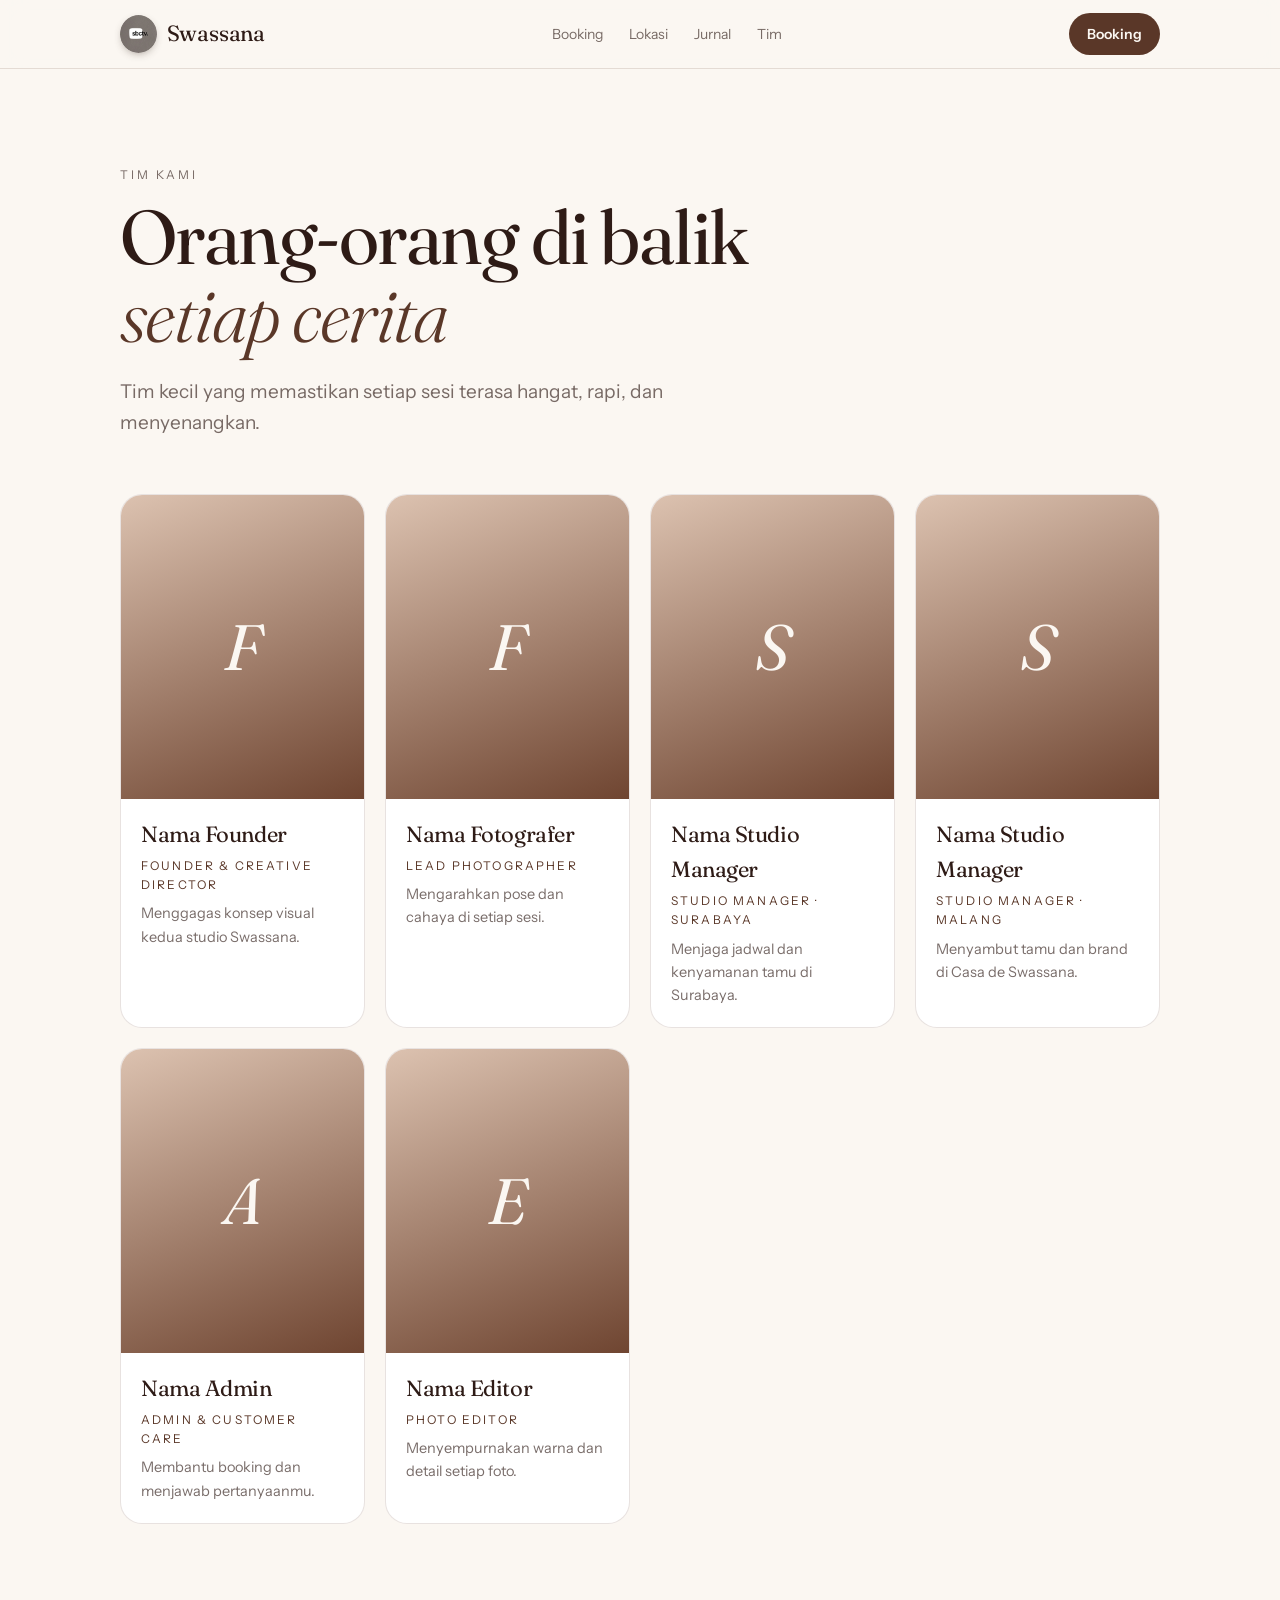
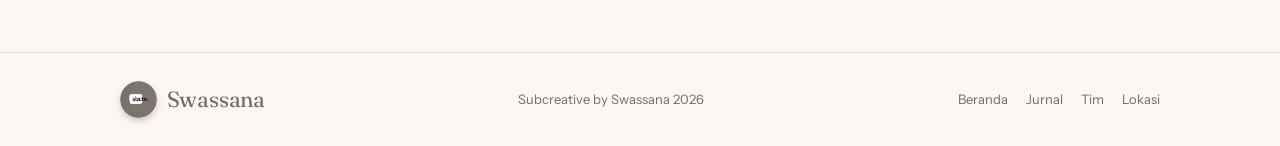
<file: team.html>
<!doctype html>
<html lang="id">
<head>
  <meta charset="utf-8">
  <meta name="viewport" content="width=device-width, initial-scale=1, viewport-fit=cover">
  <title>Tim Kami — Swassana Studio</title>
  <meta name="description" content="Kenali tim di balik Swassana Studio Surabaya dan Casa de Swassana Malang.">
  <meta property="og:title" content="Tim Kami — Swassana Studio">
  <meta property="og:description" content="Kenali tim di balik Swassana Studio Surabaya dan Casa de Swassana Malang.">
  <meta property="og:type" content="article">
  <link rel="canonical" href="https://rfim.github.io/swassana/team.html">
  <meta name="theme-color" content="#fbf7f2">
  <link rel="manifest" href="manifest.webmanifest">
  <link rel="icon" href="icons/favicon-32.png?v=sbctv" type="image/png" sizes="32x32">
  <link rel="icon" href="icons/favicon-96.png?v=sbctv" type="image/png" sizes="96x96">
  <link rel="apple-touch-icon" href="icons/apple-touch-icon.png?v=sbctv">
  <link rel="preconnect" href="https://fonts.googleapis.com">
  <link rel="preconnect" href="https://fonts.gstatic.com" crossorigin>
  <link href="https://fonts.googleapis.com/css2?family=Fraunces:ital,opsz,wght@0,9..144,300..700;1,9..144,300..700&family=Instrument+Sans:wght@400..700&display=swap" rel="stylesheet">
  <link rel="stylesheet" href="style.css">
  <script>try { const t = localStorage.getItem('theme'); if (t) document.documentElement.dataset.theme = t; } catch (e) {}</script>
  <script>
    // Phone/app layout starts behind the login screen (see js/login.js).
    (function () {
      var app = self !== top || matchMedia('(display-mode: standalone), (hover: none) and (pointer: coarse)').matches || (navigator.maxTouchPoints > 0 && (/Android|iPhone|iPad|iPod|Mobile|Silk|Kindle|Opera Mini/i.test(navigator.userAgent) || (navigator.userAgentData && navigator.userAgentData.mobile))), ok = false; // frame (preview.html), installed app, touch-only pointer, or a touch phone whose browser misreports its pointer (Samsung Internet, Firefox, Opera, Mi…)
      try { ok = localStorage.getItem('sw-auth') === 'b58f51929f7fe337cebc3a7fc162673d510b757fdfc439d7aed4947f7561fc90'; } catch (e) {}
      if (app && !ok) document.documentElement.classList.add('locked');
    })();
  </script>
  <script>var p = 'latte'; try { p = localStorage.getItem('sw-pal') || p; } catch (e) {} document.documentElement.dataset.pal = p;</script>
</head>
<body data-page="info">
  <header class="nav scrolled">
    <div class="wrap nav-inner">
      <a href="./" class="brand">Swassana</a>
      <nav class="nav-links" aria-label="Navigasi utama">
        <a href="./#lokasi">Booking</a>
        <a href="./#arah">Lokasi</a>
        <a href="blog/">Jurnal</a>
        <a href="team.html">Tim</a>
      </nav>
      <div class="nav-actions"><a href="./#lokasi" class="pill pill-solid">Booking</a></div>
    </div>
  </header>

  <main class="wrap">
    <section class="page-hero">
      <p class="eyebrow">Tim Kami</p>
      <h1>Orang-orang di balik<br><em style="color:var(--accent);font-weight:300">setiap cerita</em></h1>
      <p class="lead">Tim kecil yang memastikan setiap sesi terasa hangat, rapi, dan menyenangkan.</p>
    </section>
    <section class="section" style="padding-top:24px">
      <div class="team" id="team"></div>
    </section>
  </main>
  <script>
    // Edit this list: name, role, short bio, optional photo path (e.g. "img/team/nama.jpg") and Instagram handle.
    const TEAM = [
      { name: 'Nama Founder', role: 'Founder & Creative Director', bio: 'Menggagas konsep visual kedua studio Swassana.', photo: '', ig: '' },
      { name: 'Nama Fotografer', role: 'Lead Photographer', bio: 'Mengarahkan pose dan cahaya di setiap sesi.', photo: '', ig: '' },
      { name: 'Nama Studio Manager', role: 'Studio Manager · Surabaya', bio: 'Menjaga jadwal dan kenyamanan tamu di Surabaya.', photo: '', ig: '' },
      { name: 'Nama Studio Manager', role: 'Studio Manager · Malang', bio: 'Menyambut tamu dan brand di Casa de Swassana.', photo: '', ig: '' },
      { name: 'Nama Admin', role: 'Admin & Customer Care', bio: 'Membantu booking dan menjawab pertanyaanmu.', photo: '', ig: '' },
      { name: 'Nama Editor', role: 'Photo Editor', bio: 'Menyempurnakan warna dan detail setiap foto.', photo: '', ig: '' }
    ];
    const esc = (s) => s.replace(/[&<>"]/g, (c) => ({ '&': '&amp;', '<': '&lt;', '>': '&gt;', '"': '&quot;' }[c]));
    document.getElementById('team').innerHTML = TEAM.map((m) => `
      <article class="member">
        <div class="avatar">${m.photo ? `<img src="${esc(m.photo)}" alt="${esc(m.name)}" loading="lazy">` : esc(m.name.replace(/^Nama /, '').charAt(0))}</div>
        <div class="member-body">
          <h3>${esc(m.name)}</h3>
          <p class="role">${esc(m.role)}</p>
          <p>${esc(m.bio)}</p>
          ${m.ig ? `<a class="ig-link" href="https://instagram.com/${esc(m.ig)}" target="_blank" rel="noopener">@${esc(m.ig)}</a>` : ''}
        </div>
      </article>`).join('');
  </script>

  <footer class="footer">
    <div class="wrap footer-inner">
      <span class="brand">Swassana</span>
      <span>Subcreative by Swassana 2026</span>
      <nav class="footer-links" aria-label="Footer"><a href="./">Beranda</a><a href="blog/">Jurnal</a><a href="team.html">Tim</a><a href="./#arah">Lokasi</a></nav>
    </div>
  </footer>
  <script type="module" src="js/tabs.js"></script>
  <script type="module" src="js/login.js"></script>
</body>
</html>
</file>
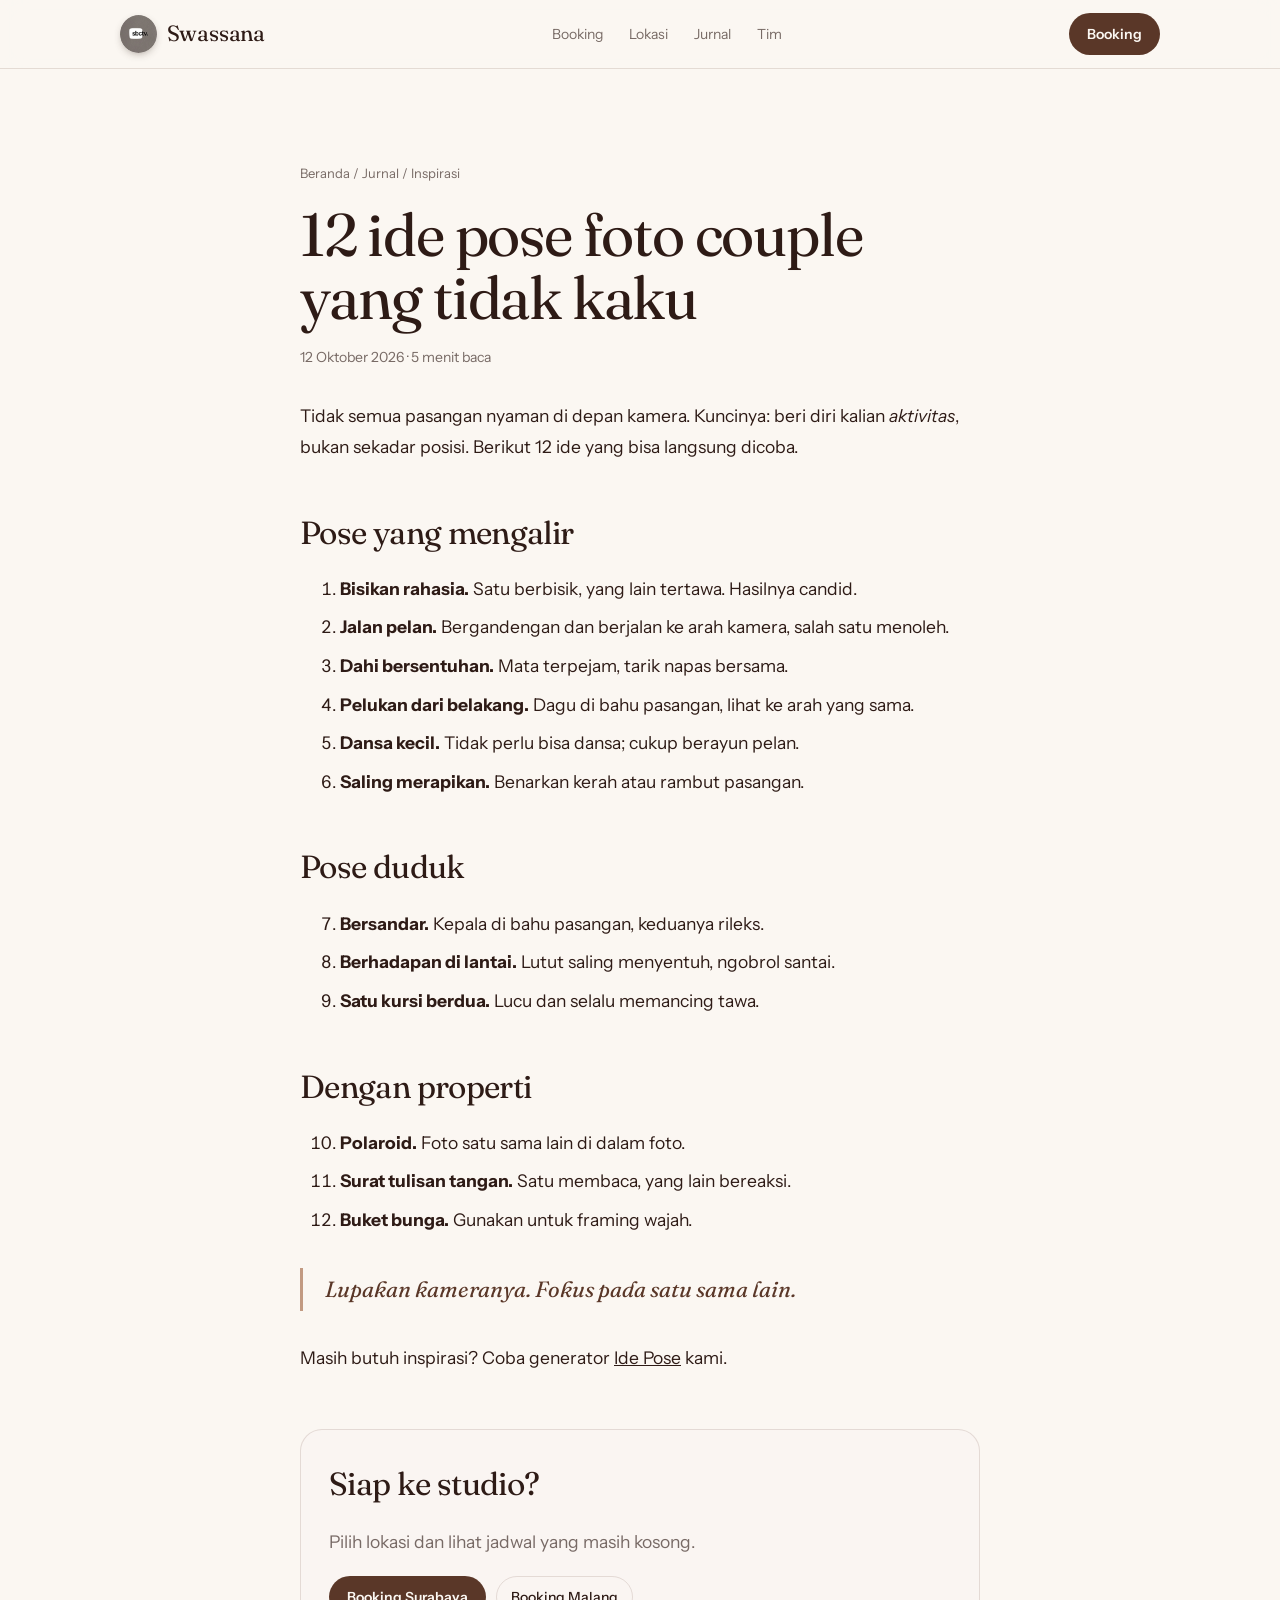
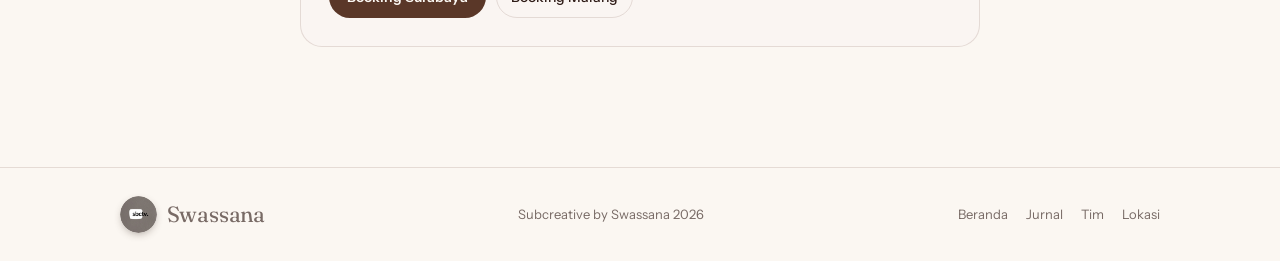
<file: blog/ide-pose-foto-couple.html>
<!doctype html>
<html lang="id">
<head>
  <meta charset="utf-8">
  <meta name="viewport" content="width=device-width, initial-scale=1, viewport-fit=cover">
  <title>12 ide pose foto couple yang tidak kaku — Jurnal Swassana</title>
  <meta name="description" content="Ide pose foto couple yang natural untuk pasangan yang canggung di depan kamera, lengkap dengan arahannya.">
  <meta property="og:title" content="12 ide pose foto couple yang tidak kaku — Jurnal Swassana">
  <meta property="og:description" content="Ide pose foto couple yang natural untuk pasangan yang canggung di depan kamera, lengkap dengan arahannya.">
  <meta property="og:type" content="article">
  <link rel="canonical" href="https://rfim.github.io/swassana/blog/ide-pose-foto-couple.html">
  <meta name="theme-color" content="#fbf7f2">
  <link rel="manifest" href="../manifest.webmanifest">
  <link rel="icon" href="../icons/favicon-32.png?v=sbctv" type="image/png" sizes="32x32">
  <link rel="icon" href="../icons/favicon-96.png?v=sbctv" type="image/png" sizes="96x96">
  <link rel="apple-touch-icon" href="../icons/apple-touch-icon.png?v=sbctv">
  <link rel="preconnect" href="https://fonts.googleapis.com">
  <link rel="preconnect" href="https://fonts.gstatic.com" crossorigin>
  <link href="https://fonts.googleapis.com/css2?family=Fraunces:ital,opsz,wght@0,9..144,300..700;1,9..144,300..700&family=Instrument+Sans:wght@400..700&display=swap" rel="stylesheet">
  <link rel="stylesheet" href="../style.css">
  <script>try { const t = localStorage.getItem('theme'); if (t) document.documentElement.dataset.theme = t; } catch (e) {}</script>
  <script type="application/ld+json">
  {"@context":"https://schema.org","@type":"BlogPosting","headline":"12 ide pose foto couple yang tidak kaku","description":"Ide pose foto couple yang natural untuk pasangan yang canggung di depan kamera, lengkap dengan arahannya.","datePublished":"2026-10-12","inLanguage":"id-ID","author":{"@type":"Organization","name":"Swassana Studio"},"publisher":{"@type":"Organization","name":"Swassana Studio","logo":{"@type":"ImageObject","url":"https://rfim.github.io/swassana/icons/icon-512.png"}},"mainEntityOfPage":"https://rfim.github.io/swassana/blog/ide-pose-foto-couple.html"}
  </script>
  <script>
    // Phone/app layout starts behind the login screen (see js/login.js).
    (function () {
      var app = self !== top || matchMedia('(display-mode: standalone), (hover: none) and (pointer: coarse)').matches || (navigator.maxTouchPoints > 0 && (/Android|iPhone|iPad|iPod|Mobile|Silk|Kindle|Opera Mini/i.test(navigator.userAgent) || (navigator.userAgentData && navigator.userAgentData.mobile))), ok = false; // frame (preview.html), installed app, touch-only pointer, or a touch phone whose browser misreports its pointer (Samsung Internet, Firefox, Opera, Mi…)
      try { ok = localStorage.getItem('sw-auth') === 'b58f51929f7fe337cebc3a7fc162673d510b757fdfc439d7aed4947f7561fc90'; } catch (e) {}
      if (app && !ok) document.documentElement.classList.add('locked');
    })();
  </script>
  <script>var p = 'latte'; try { p = localStorage.getItem('sw-pal') || p; } catch (e) {} document.documentElement.dataset.pal = p;</script>
</head>
<body data-page="jurnal">
  <header class="nav scrolled">
    <div class="wrap nav-inner">
      <a href="../" class="brand">Swassana</a>
      <nav class="nav-links" aria-label="Navigasi utama">
        <a href="../#lokasi">Booking</a>
        <a href="../#arah">Lokasi</a>
        <a href="../blog/">Jurnal</a>
        <a href="../team.html">Tim</a>
      </nav>
      <div class="nav-actions"><a href="../#lokasi" class="pill pill-solid">Booking</a></div>
    </div>
  </header>

  <main class="article">
    <p class="crumbs"><a href="../">Beranda</a> / <a href="./">Jurnal</a> / Inspirasi</p>
    <h1>12 ide pose foto couple yang tidak kaku</h1>
    <p class="meta"><time datetime="2026-10-12">12 Oktober 2026</time> · 5 menit baca</p>

    <p>Tidak semua pasangan nyaman di depan kamera. Kuncinya: beri diri kalian <i>aktivitas</i>, bukan sekadar posisi. Berikut 12 ide yang bisa langsung dicoba.</p>
    <h2>Pose yang mengalir</h2>
    <ol>
      <li><b>Bisikan rahasia.</b> Satu berbisik, yang lain tertawa. Hasilnya candid.</li>
      <li><b>Jalan pelan.</b> Bergandengan dan berjalan ke arah kamera, salah satu menoleh.</li>
      <li><b>Dahi bersentuhan.</b> Mata terpejam, tarik napas bersama.</li>
      <li><b>Pelukan dari belakang.</b> Dagu di bahu pasangan, lihat ke arah yang sama.</li>
      <li><b>Dansa kecil.</b> Tidak perlu bisa dansa; cukup berayun pelan.</li>
      <li><b>Saling merapikan.</b> Benarkan kerah atau rambut pasangan.</li>
    </ol>
    <h2>Pose duduk</h2>
    <ol start="7">
      <li><b>Bersandar.</b> Kepala di bahu pasangan, keduanya rileks.</li>
      <li><b>Berhadapan di lantai.</b> Lutut saling menyentuh, ngobrol santai.</li>
      <li><b>Satu kursi berdua.</b> Lucu dan selalu memancing tawa.</li>
    </ol>
    <h2>Dengan properti</h2>
    <ol start="10">
      <li><b>Polaroid.</b> Foto satu sama lain di dalam foto.</li>
      <li><b>Surat tulisan tangan.</b> Satu membaca, yang lain bereaksi.</li>
      <li><b>Buket bunga.</b> Gunakan untuk framing wajah.</li>
    </ol>
    <blockquote>Lupakan kameranya. Fokus pada satu sama lain.</blockquote>
    <p>Masih butuh inspirasi? Coba generator <a href="../#ide">Ide Pose</a> kami.</p>
    <aside class="cta-box">
      <h2>Siap ke studio?</h2>
      <p class="muted">Pilih lokasi dan lihat jadwal yang masih kosong.</p>
      <div class="hero-cta">
        <a class="pill pill-solid" href="https://swassanastudio.com/booking/surabaya">Booking Surabaya</a>
        <a class="pill pill-outline" href="https://swassanastudio.com/booking/malang">Booking Malang</a>
      </div>
    </aside>
  </main>

  <footer class="footer">
    <div class="wrap footer-inner">
      <span class="brand">Swassana</span>
      <span>Subcreative by Swassana 2026</span>
      <nav class="footer-links" aria-label="Footer"><a href="../">Beranda</a><a href="../blog/">Jurnal</a><a href="../team.html">Tim</a><a href="../#arah">Lokasi</a></nav>
    </div>
  </footer>
  <script type="module" src="../js/tabs.js"></script>
  <script type="module" src="../js/login.js"></script>
</body>
</html>
</file>
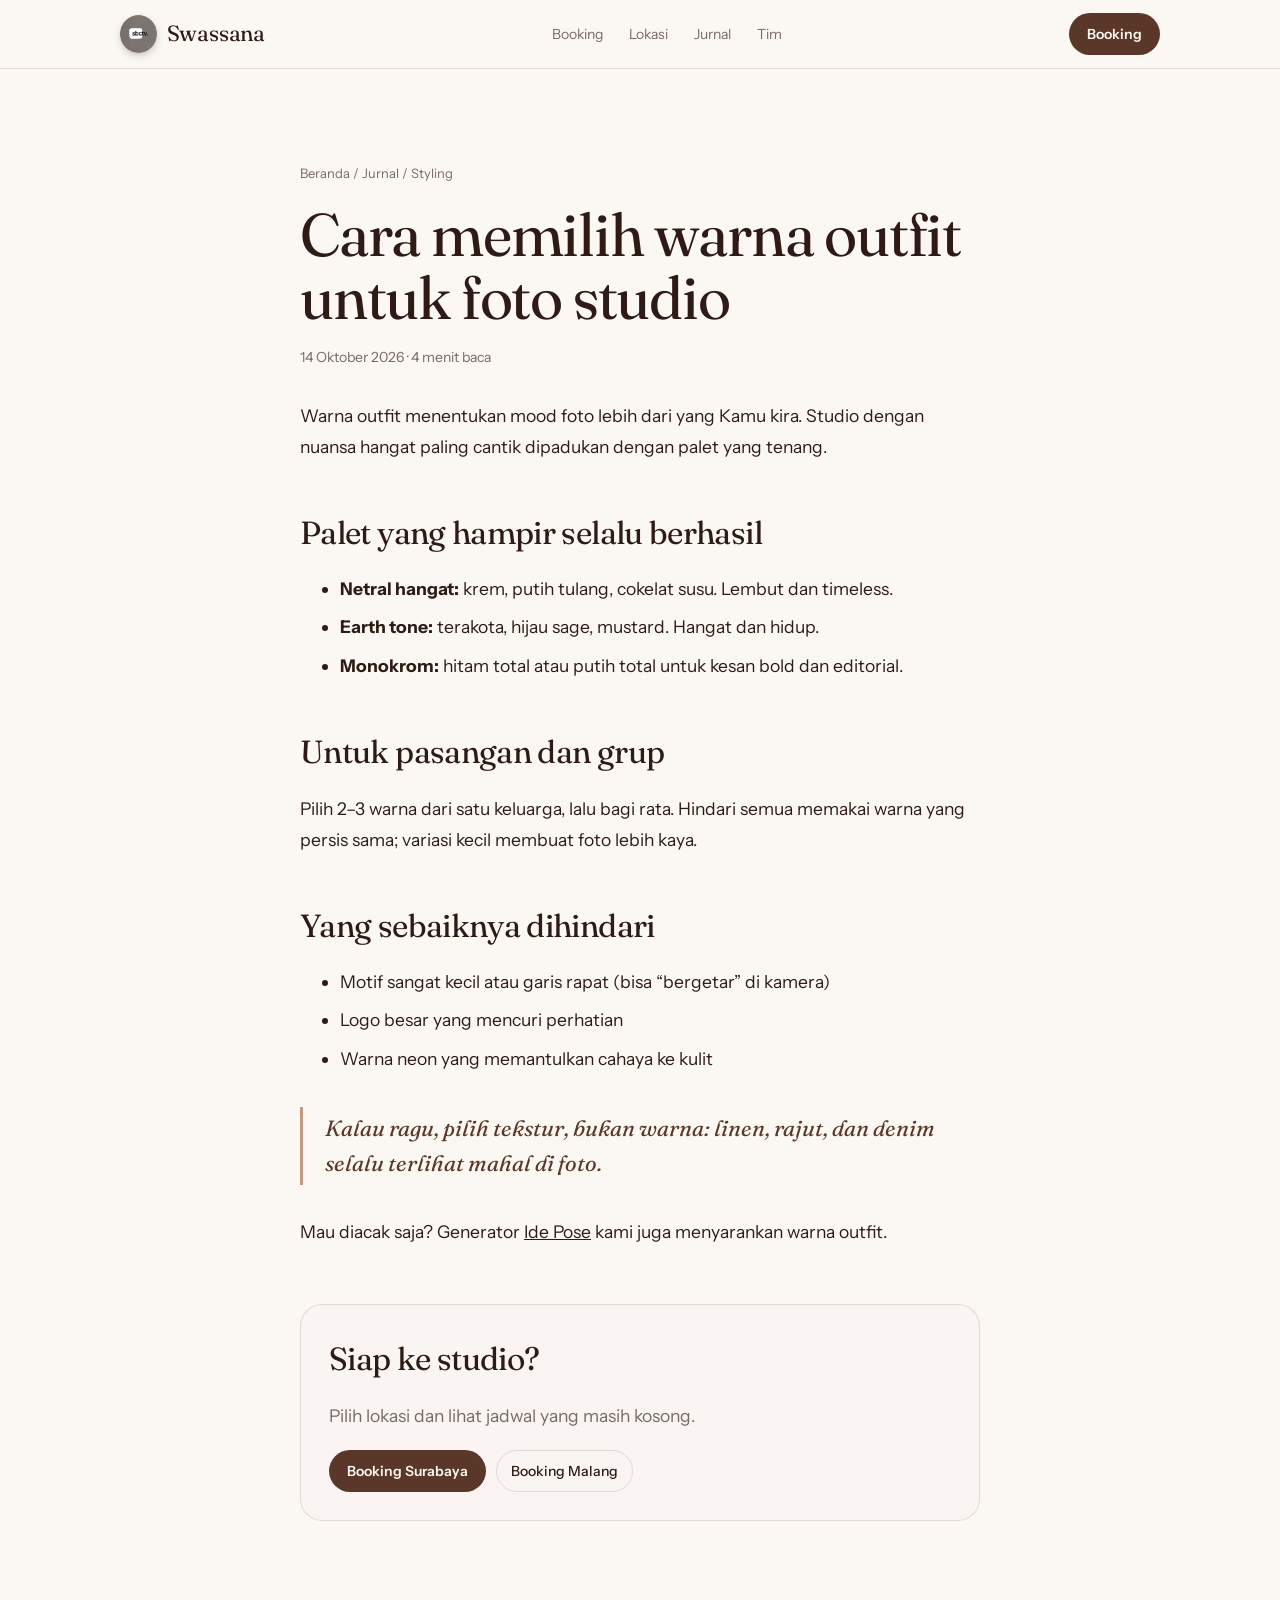
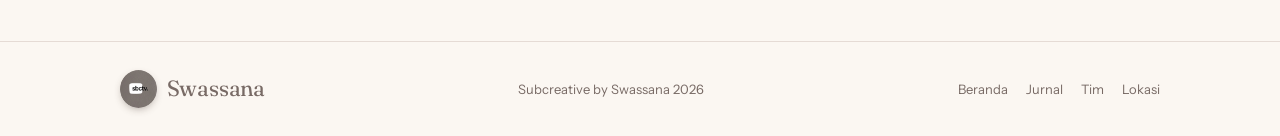
<file: blog/memilih-warna-outfit.html>
<!doctype html>
<html lang="id">
<head>
  <meta charset="utf-8">
  <meta name="viewport" content="width=device-width, initial-scale=1, viewport-fit=cover">
  <title>Cara memilih warna outfit untuk foto studio — Jurnal Swassana</title>
  <meta name="description" content="Panduan sederhana memilih dan memadukan warna outfit dengan latar studio yang hangat agar hasil foto lebih harmonis.">
  <meta property="og:title" content="Cara memilih warna outfit untuk foto studio — Jurnal Swassana">
  <meta property="og:description" content="Panduan sederhana memilih dan memadukan warna outfit dengan latar studio yang hangat agar hasil foto lebih harmonis.">
  <meta property="og:type" content="article">
  <link rel="canonical" href="https://rfim.github.io/swassana/blog/memilih-warna-outfit.html">
  <meta name="theme-color" content="#fbf7f2">
  <link rel="manifest" href="../manifest.webmanifest">
  <link rel="icon" href="../icons/favicon-32.png?v=sbctv" type="image/png" sizes="32x32">
  <link rel="icon" href="../icons/favicon-96.png?v=sbctv" type="image/png" sizes="96x96">
  <link rel="apple-touch-icon" href="../icons/apple-touch-icon.png?v=sbctv">
  <link rel="preconnect" href="https://fonts.googleapis.com">
  <link rel="preconnect" href="https://fonts.gstatic.com" crossorigin>
  <link href="https://fonts.googleapis.com/css2?family=Fraunces:ital,opsz,wght@0,9..144,300..700;1,9..144,300..700&family=Instrument+Sans:wght@400..700&display=swap" rel="stylesheet">
  <link rel="stylesheet" href="../style.css">
  <script>try { const t = localStorage.getItem('theme'); if (t) document.documentElement.dataset.theme = t; } catch (e) {}</script>
  <script type="application/ld+json">
  {"@context":"https://schema.org","@type":"BlogPosting","headline":"Cara memilih warna outfit untuk foto studio","description":"Panduan sederhana memilih dan memadukan warna outfit dengan latar studio yang hangat agar hasil foto lebih harmonis.","datePublished":"2026-10-14","inLanguage":"id-ID","author":{"@type":"Organization","name":"Swassana Studio"},"publisher":{"@type":"Organization","name":"Swassana Studio","logo":{"@type":"ImageObject","url":"https://rfim.github.io/swassana/icons/icon-512.png"}},"mainEntityOfPage":"https://rfim.github.io/swassana/blog/memilih-warna-outfit.html"}
  </script>
  <script>
    // Phone/app layout starts behind the login screen (see js/login.js).
    (function () {
      var app = self !== top || matchMedia('(display-mode: standalone), (hover: none) and (pointer: coarse)').matches || (navigator.maxTouchPoints > 0 && (/Android|iPhone|iPad|iPod|Mobile|Silk|Kindle|Opera Mini/i.test(navigator.userAgent) || (navigator.userAgentData && navigator.userAgentData.mobile))), ok = false; // frame (preview.html), installed app, touch-only pointer, or a touch phone whose browser misreports its pointer (Samsung Internet, Firefox, Opera, Mi…)
      try { ok = localStorage.getItem('sw-auth') === 'b58f51929f7fe337cebc3a7fc162673d510b757fdfc439d7aed4947f7561fc90'; } catch (e) {}
      if (app && !ok) document.documentElement.classList.add('locked');
    })();
  </script>
  <script>var p = 'latte'; try { p = localStorage.getItem('sw-pal') || p; } catch (e) {} document.documentElement.dataset.pal = p;</script>
</head>
<body data-page="jurnal">
  <header class="nav scrolled">
    <div class="wrap nav-inner">
      <a href="../" class="brand">Swassana</a>
      <nav class="nav-links" aria-label="Navigasi utama">
        <a href="../#lokasi">Booking</a>
        <a href="../#arah">Lokasi</a>
        <a href="../blog/">Jurnal</a>
        <a href="../team.html">Tim</a>
      </nav>
      <div class="nav-actions"><a href="../#lokasi" class="pill pill-solid">Booking</a></div>
    </div>
  </header>

  <main class="article">
    <p class="crumbs"><a href="../">Beranda</a> / <a href="./">Jurnal</a> / Styling</p>
    <h1>Cara memilih warna outfit untuk foto studio</h1>
    <p class="meta"><time datetime="2026-10-14">14 Oktober 2026</time> · 4 menit baca</p>

    <p>Warna outfit menentukan mood foto lebih dari yang Kamu kira. Studio dengan nuansa hangat paling cantik dipadukan dengan palet yang tenang.</p>
    <h2>Palet yang hampir selalu berhasil</h2>
    <ul>
      <li><b>Netral hangat:</b> krem, putih tulang, cokelat susu. Lembut dan timeless.</li>
      <li><b>Earth tone:</b> terakota, hijau sage, mustard. Hangat dan hidup.</li>
      <li><b>Monokrom:</b> hitam total atau putih total untuk kesan bold dan editorial.</li>
    </ul>
    <h2>Untuk pasangan dan grup</h2>
    <p>Pilih 2–3 warna dari satu keluarga, lalu bagi rata. Hindari semua memakai warna yang persis sama; variasi kecil membuat foto lebih kaya.</p>
    <h2>Yang sebaiknya dihindari</h2>
    <ul>
      <li>Motif sangat kecil atau garis rapat (bisa “bergetar” di kamera)</li>
      <li>Logo besar yang mencuri perhatian</li>
      <li>Warna neon yang memantulkan cahaya ke kulit</li>
    </ul>
    <blockquote>Kalau ragu, pilih tekstur, bukan warna: linen, rajut, dan denim selalu terlihat mahal di foto.</blockquote>
    <p>Mau diacak saja? Generator <a href="../#ide">Ide Pose</a> kami juga menyarankan warna outfit.</p>
    <aside class="cta-box">
      <h2>Siap ke studio?</h2>
      <p class="muted">Pilih lokasi dan lihat jadwal yang masih kosong.</p>
      <div class="hero-cta">
        <a class="pill pill-solid" href="https://swassanastudio.com/booking/surabaya">Booking Surabaya</a>
        <a class="pill pill-outline" href="https://swassanastudio.com/booking/malang">Booking Malang</a>
      </div>
    </aside>
  </main>

  <footer class="footer">
    <div class="wrap footer-inner">
      <span class="brand">Swassana</span>
      <span>Subcreative by Swassana 2026</span>
      <nav class="footer-links" aria-label="Footer"><a href="../">Beranda</a><a href="../blog/">Jurnal</a><a href="../team.html">Tim</a><a href="../#arah">Lokasi</a></nav>
    </div>
  </footer>
  <script type="module" src="../js/tabs.js"></script>
  <script type="module" src="../js/login.js"></script>
</body>
</html>
</file>
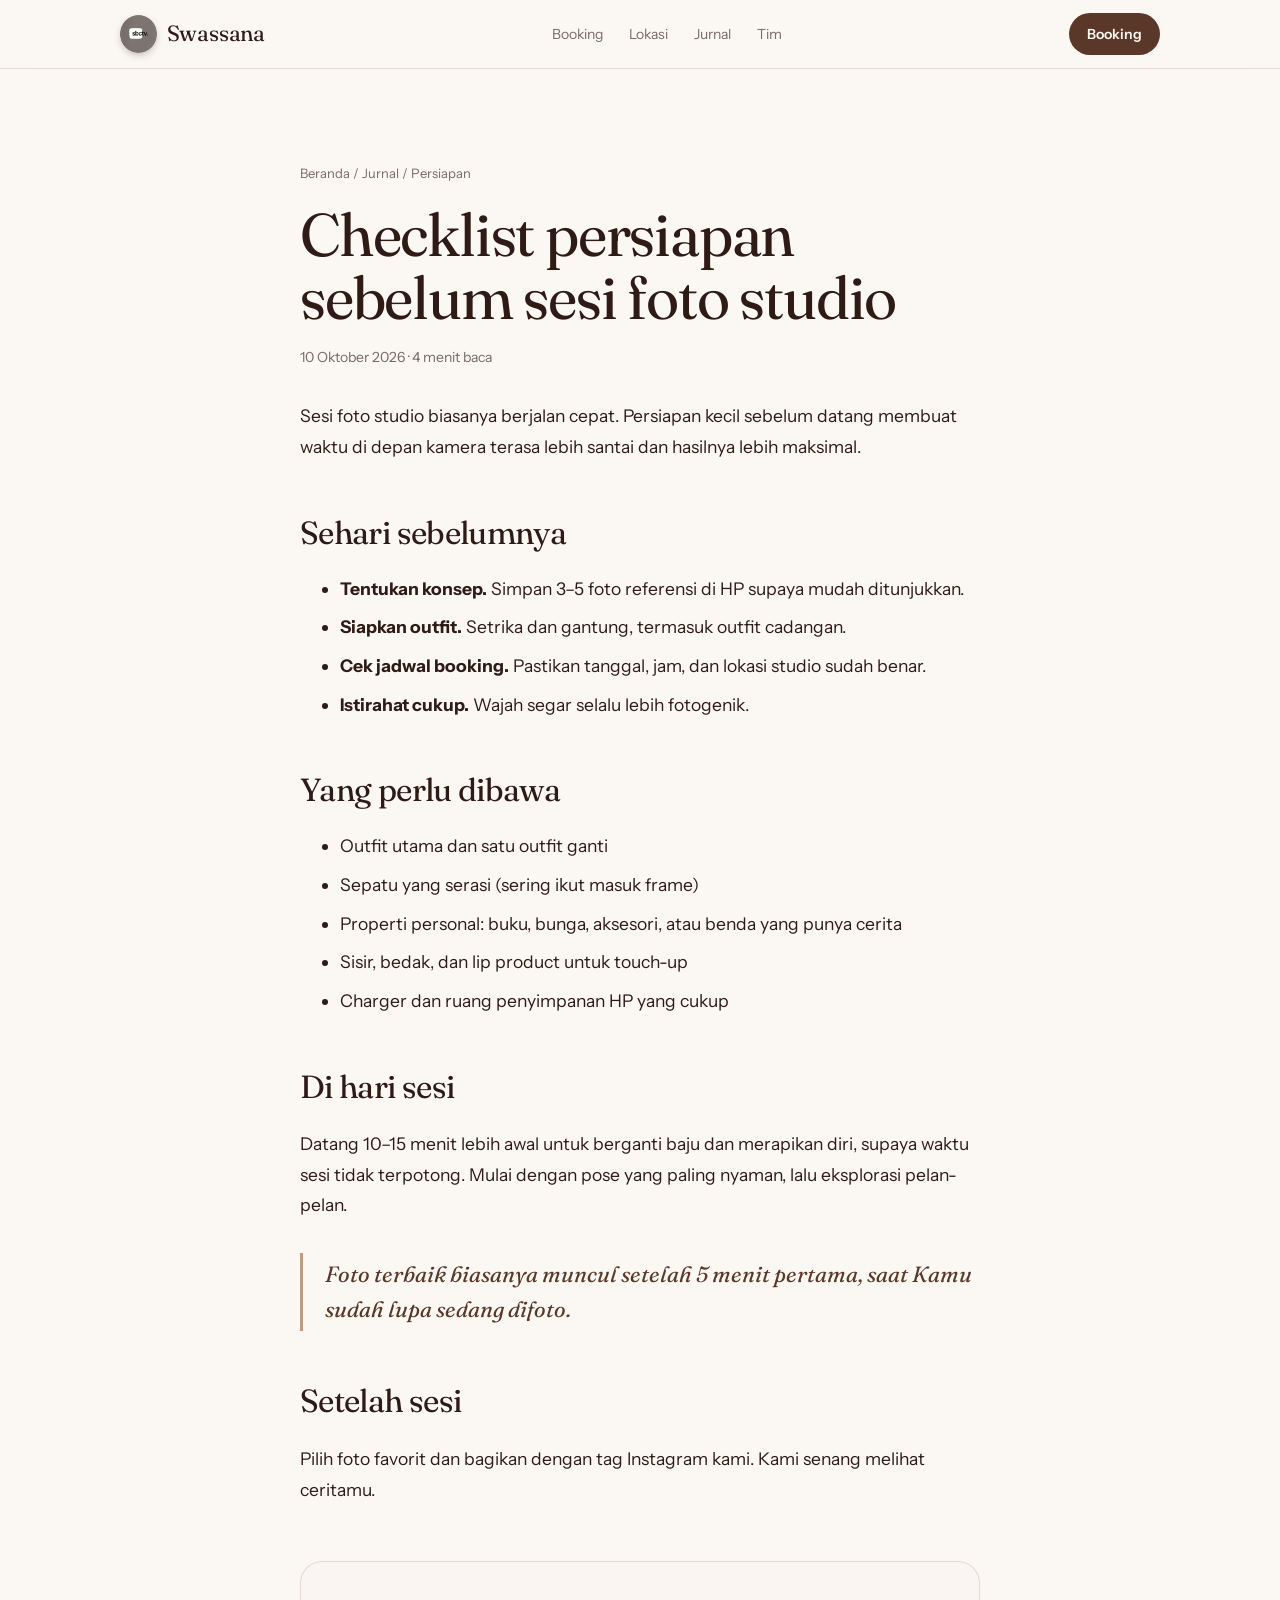
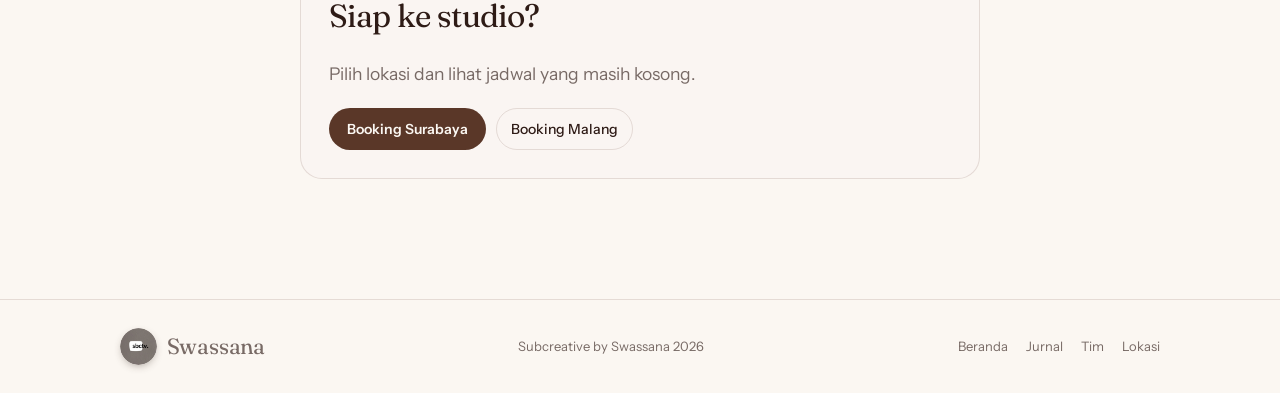
<file: blog/persiapan-foto-studio.html>
<!doctype html>
<html lang="id">
<head>
  <meta charset="utf-8">
  <meta name="viewport" content="width=device-width, initial-scale=1, viewport-fit=cover">
  <title>Checklist persiapan sebelum sesi foto studio — Jurnal Swassana</title>
  <meta name="description" content="Apa yang perlu dibawa, kapan sebaiknya datang, dan cara memaksimalkan waktu sesi foto studio Kamu.">
  <meta property="og:title" content="Checklist persiapan sebelum sesi foto studio — Jurnal Swassana">
  <meta property="og:description" content="Apa yang perlu dibawa, kapan sebaiknya datang, dan cara memaksimalkan waktu sesi foto studio Kamu.">
  <meta property="og:type" content="article">
  <link rel="canonical" href="https://rfim.github.io/swassana/blog/persiapan-foto-studio.html">
  <meta name="theme-color" content="#fbf7f2">
  <link rel="manifest" href="../manifest.webmanifest">
  <link rel="icon" href="../icons/favicon-32.png?v=sbctv" type="image/png" sizes="32x32">
  <link rel="icon" href="../icons/favicon-96.png?v=sbctv" type="image/png" sizes="96x96">
  <link rel="apple-touch-icon" href="../icons/apple-touch-icon.png?v=sbctv">
  <link rel="preconnect" href="https://fonts.googleapis.com">
  <link rel="preconnect" href="https://fonts.gstatic.com" crossorigin>
  <link href="https://fonts.googleapis.com/css2?family=Fraunces:ital,opsz,wght@0,9..144,300..700;1,9..144,300..700&family=Instrument+Sans:wght@400..700&display=swap" rel="stylesheet">
  <link rel="stylesheet" href="../style.css">
  <script>try { const t = localStorage.getItem('theme'); if (t) document.documentElement.dataset.theme = t; } catch (e) {}</script>
  <script type="application/ld+json">
  {"@context":"https://schema.org","@type":"BlogPosting","headline":"Checklist persiapan sebelum sesi foto studio","description":"Apa yang perlu dibawa, kapan sebaiknya datang, dan cara memaksimalkan waktu sesi foto studio Kamu.","datePublished":"2026-10-10","inLanguage":"id-ID","author":{"@type":"Organization","name":"Swassana Studio"},"publisher":{"@type":"Organization","name":"Swassana Studio","logo":{"@type":"ImageObject","url":"https://rfim.github.io/swassana/icons/icon-512.png"}},"mainEntityOfPage":"https://rfim.github.io/swassana/blog/persiapan-foto-studio.html"}
  </script>
  <script>
    // Phone/app layout starts behind the login screen (see js/login.js).
    (function () {
      var app = self !== top || matchMedia('(display-mode: standalone), (hover: none) and (pointer: coarse)').matches || (navigator.maxTouchPoints > 0 && (/Android|iPhone|iPad|iPod|Mobile|Silk|Kindle|Opera Mini/i.test(navigator.userAgent) || (navigator.userAgentData && navigator.userAgentData.mobile))), ok = false; // frame (preview.html), installed app, touch-only pointer, or a touch phone whose browser misreports its pointer (Samsung Internet, Firefox, Opera, Mi…)
      try { ok = localStorage.getItem('sw-auth') === 'b58f51929f7fe337cebc3a7fc162673d510b757fdfc439d7aed4947f7561fc90'; } catch (e) {}
      if (app && !ok) document.documentElement.classList.add('locked');
    })();
  </script>
  <script>var p = 'latte'; try { p = localStorage.getItem('sw-pal') || p; } catch (e) {} document.documentElement.dataset.pal = p;</script>
</head>
<body data-page="jurnal">
  <header class="nav scrolled">
    <div class="wrap nav-inner">
      <a href="../" class="brand">Swassana</a>
      <nav class="nav-links" aria-label="Navigasi utama">
        <a href="../#lokasi">Booking</a>
        <a href="../#arah">Lokasi</a>
        <a href="../blog/">Jurnal</a>
        <a href="../team.html">Tim</a>
      </nav>
      <div class="nav-actions"><a href="../#lokasi" class="pill pill-solid">Booking</a></div>
    </div>
  </header>

  <main class="article">
    <p class="crumbs"><a href="../">Beranda</a> / <a href="./">Jurnal</a> / Persiapan</p>
    <h1>Checklist persiapan sebelum sesi foto studio</h1>
    <p class="meta"><time datetime="2026-10-10">10 Oktober 2026</time> · 4 menit baca</p>

    <p>Sesi foto studio biasanya berjalan cepat. Persiapan kecil sebelum datang membuat waktu di depan kamera terasa lebih santai dan hasilnya lebih maksimal.</p>
    <h2>Sehari sebelumnya</h2>
    <ul>
      <li><b>Tentukan konsep.</b> Simpan 3–5 foto referensi di HP supaya mudah ditunjukkan.</li>
      <li><b>Siapkan outfit.</b> Setrika dan gantung, termasuk outfit cadangan.</li>
      <li><b>Cek jadwal booking.</b> Pastikan tanggal, jam, dan lokasi studio sudah benar.</li>
      <li><b>Istirahat cukup.</b> Wajah segar selalu lebih fotogenik.</li>
    </ul>
    <h2>Yang perlu dibawa</h2>
    <ul>
      <li>Outfit utama dan satu outfit ganti</li>
      <li>Sepatu yang serasi (sering ikut masuk frame)</li>
      <li>Properti personal: buku, bunga, aksesori, atau benda yang punya cerita</li>
      <li>Sisir, bedak, dan lip product untuk touch-up</li>
      <li>Charger dan ruang penyimpanan HP yang cukup</li>
    </ul>
    <h2>Di hari sesi</h2>
    <p>Datang 10–15 menit lebih awal untuk berganti baju dan merapikan diri, supaya waktu sesi tidak terpotong. Mulai dengan pose yang paling nyaman, lalu eksplorasi pelan-pelan.</p>
    <blockquote>Foto terbaik biasanya muncul setelah 5 menit pertama, saat Kamu sudah lupa sedang difoto.</blockquote>
    <h2>Setelah sesi</h2>
    <p>Pilih foto favorit dan bagikan dengan tag Instagram kami. Kami senang melihat ceritamu.</p>
    <aside class="cta-box">
      <h2>Siap ke studio?</h2>
      <p class="muted">Pilih lokasi dan lihat jadwal yang masih kosong.</p>
      <div class="hero-cta">
        <a class="pill pill-solid" href="https://swassanastudio.com/booking/surabaya">Booking Surabaya</a>
        <a class="pill pill-outline" href="https://swassanastudio.com/booking/malang">Booking Malang</a>
      </div>
    </aside>
  </main>

  <footer class="footer">
    <div class="wrap footer-inner">
      <span class="brand">Swassana</span>
      <span>Subcreative by Swassana 2026</span>
      <nav class="footer-links" aria-label="Footer"><a href="../">Beranda</a><a href="../blog/">Jurnal</a><a href="../team.html">Tim</a><a href="../#arah">Lokasi</a></nav>
    </div>
  </footer>
  <script type="module" src="../js/tabs.js"></script>
  <script type="module" src="../js/login.js"></script>
</body>
</html>
</file>
<file: style.css>
:root {
  --a50: #faf5f2; --a100: #f1e5dc; --a200: #dcc2b0; --a300: #c29a82; --a400: #a3745a;
  --a500: #8a5a42; --a600: #6f4531; --a700: #5a3728; --a800: #432820; --a900: #2e1b16;
  --bg: #fbf7f2; --surface: #ffffff; --text: #2e1b16; --muted: rgba(46, 27, 22, .64);
  --line: rgba(90, 55, 40, .14); --accent: var(--a700); --on-accent: #fbf7f2;
  --band: var(--a50);
  --display: "Fraunces", Georgia, serif;
  --sans: "Instrument Sans", system-ui, sans-serif;
  --radius: 22px;
}
@media (prefers-color-scheme: dark) {
  :root:not([data-theme="light"]) {
    --bg: #1a110e; --surface: #241813; --text: #f3e9e1; --muted: rgba(243, 233, 225, .62);
    --line: rgba(220, 194, 176, .14); --accent: var(--a200); --on-accent: #1a110e; --band: #20150f;
  }
}
:root[data-theme="dark"] {
  --bg: #1a110e; --surface: #241813; --text: #f3e9e1; --muted: rgba(243, 233, 225, .62);
  --line: rgba(220, 194, 176, .14); --accent: var(--a200); --on-accent: #1a110e; --band: #20150f;
}

* { box-sizing: border-box; }
html { scroll-behavior: smooth; scroll-padding-top: 80px; }
body { margin: 0; padding-bottom: env(safe-area-inset-bottom); background: var(--bg); color: var(--text); font: 16px/1.6 var(--sans); -webkit-font-smoothing: antialiased; }
a { color: inherit; }
img { display: block; max-width: 100%; }
.wrap { max-width: 1080px; margin: 0 auto; padding: 0 20px; }
.muted { color: var(--muted); }
.skip { position: absolute; left: -999px; }
.skip:focus { left: 16px; top: 16px; z-index: 99; background: var(--surface); padding: 8px 14px; border-radius: 8px; }
:focus-visible { outline: 2px solid var(--a400); outline-offset: 3px; border-radius: 6px; }

/* Nav */
.nav { position: sticky; top: 0; z-index: 20; background: color-mix(in srgb, var(--bg) 82%, transparent); backdrop-filter: blur(12px); border-bottom: 1px solid transparent; transition: border-color .2s; }
.nav.scrolled { border-bottom-color: var(--line); }
.nav-inner { display: flex; align-items: center; justify-content: space-between; height: 68px; }
.brand { font-family: var(--display); font-size: 22px; text-decoration: none; letter-spacing: -.01em; }
.nav-links { display: flex; gap: 26px; font-size: 14px; }
.nav-links a { text-decoration: none; color: var(--muted); }
.nav-links a:hover, .nav-links a[aria-current] { color: var(--text); }
.nav-actions { display: flex; align-items: center; gap: 8px; }
.icon-btn { width: 40px; height: 40px; display: inline-grid; place-items: center; border-radius: 999px; border: 1px solid var(--line); background: transparent; color: var(--text); cursor: pointer; }
.icon-btn:hover { border-color: var(--accent); }
.i-moon { display: none; }
:root[data-theme="dark"] .i-sun { display: none; } :root[data-theme="dark"] .i-moon { display: block; }
@media (prefers-color-scheme: dark) { :root:not([data-theme="light"]) .i-sun { display: none; } :root:not([data-theme="light"]) .i-moon { display: block; } }
.menu-btn { display: none; }
@media (max-width: 760px) { .nav-links, .nav-actions .admin { display: none; } .menu-btn { display: inline-grid; } }

/* Buttons */
.pill { display: inline-flex; align-items: center; gap: 8px; padding: 10px 18px; border-radius: 999px; font-weight: 600; font-size: 14px; text-decoration: none; transition: transform .15s, background .2s, color .2s; }
.pill:active { transform: scale(.97); }
.pill-solid { background: var(--accent); color: var(--on-accent); }
.pill-solid:hover { background: var(--a800); color: #fbf7f2; }
.pill-outline { border: 1px solid var(--line); padding: 7px 14px; font-weight: 500; }
.pill-outline:hover { border-color: var(--accent); }
.pill-ghost { color: var(--accent); }
.pill-ghost:hover { background: var(--a100); color: var(--a800); }

/* Hero */
.hero { padding-top: clamp(56px, 10vw, 120px); padding-bottom: 24px; }
.eyebrow { font-size: 12px; letter-spacing: .24em; text-transform: uppercase; color: var(--muted); margin: 0 0 14px; }
.eyebrow-icon { display: inline-flex; align-items: center; gap: 8px; margin: 0; }
h1, h2, h3 { font-family: var(--display); font-weight: 400; letter-spacing: -.02em; margin: 0; }
h1 { font-size: clamp(44px, 8.5vw, 96px); line-height: 1.02; }
h1 em { font-style: italic; color: var(--accent); font-weight: 300; }
.lead { font-size: clamp(16px, 2vw, 19px); color: var(--muted); max-width: 560px; margin: 24px 0 32px; }
.hero-cta { display: flex; flex-wrap: wrap; gap: 10px; }

/* Sections */
.section { padding-top: clamp(64px, 9vw, 112px); padding-bottom: 8px; }
.section-head { margin-bottom: 32px; }
.section-head h2 { font-size: clamp(30px, 4.5vw, 46px); line-height: 1.1; }
.section-head .muted { margin: 10px 0 0; }
.band { background: var(--band); margin-top: clamp(64px, 9vw, 112px); padding-bottom: clamp(64px, 9vw, 112px); }
.band .section { padding-top: clamp(56px, 8vw, 96px); }

/* Cards */
.cards { display: grid; gap: 24px; grid-template-columns: repeat(auto-fit, minmax(min(100%, 380px), 1fr)); }
.card { display: block; text-decoration: none; background: var(--surface); border: 1px solid var(--line); border-radius: var(--radius); overflow: hidden; transition: transform .35s cubic-bezier(.2,.7,.2,1), box-shadow .35s; }
.card:hover { transform: translateY(-6px); box-shadow: 0 24px 48px -24px rgba(46, 27, 22, .35); }
.card-media { position: relative; aspect-ratio: 4 / 3; overflow: hidden; background: linear-gradient(135deg, var(--a300), var(--a700)); }
.card-media[data-tone="2"] { background: linear-gradient(135deg, var(--a200), var(--a500)); }
.card-media img { width: 100%; height: 100%; object-fit: cover; transition: transform .8s cubic-bezier(.2,.7,.2,1); }
.card:hover .card-media img { transform: scale(1.06); }
.badge { position: absolute; top: 14px; left: 14px; background: rgba(251, 247, 242, .92); color: var(--a800); font-size: 12px; font-weight: 600; padding: 6px 12px; border-radius: 999px; }
.card-body { padding: 24px; }
.card-body h3 { font-size: clamp(24px, 3vw, 30px); margin-top: 6px; }
.card-body .muted { margin: 4px 0 0; font-size: 15px; }
.tags { list-style: none; padding: 0; margin: 18px 0 20px; display: flex; flex-wrap: wrap; gap: 8px; }
.tags li { font-size: 12.5px; padding: 5px 11px; border: 1px solid var(--line); border-radius: 999px; color: var(--muted); }
.card-link { font-weight: 600; font-size: 14px; color: var(--accent); display: inline-flex; gap: 8px; }
.arrow { transition: transform .25s; }
.card:hover .arrow { transform: translateX(5px); }

/* Steps */
.steps { list-style: none; padding: 0; margin: 0; display: grid; gap: 20px; grid-template-columns: repeat(auto-fit, minmax(min(100%, 240px), 1fr)); }
.steps li { background: var(--surface); border: 1px solid var(--line); border-radius: var(--radius); padding: 26px; }
.num { font-family: var(--display); font-style: italic; font-size: 40px; color: var(--accent); line-height: 1; }
.steps h3 { font-size: 22px; margin: 14px 0 6px; }
.steps p { margin: 0; color: var(--muted); font-size: 15px; }

/* FAQ */
.faq { border-top: 1px solid var(--line); max-width: 760px; }
.faq details { border-bottom: 1px solid var(--line); padding: 4px 0; }
.faq summary { cursor: pointer; list-style: none; padding: 18px 40px 18px 0; position: relative; font-weight: 600; }
.faq summary::-webkit-details-marker { display: none; }
.faq summary::after { content: "+"; position: absolute; right: 4px; top: 12px; font-family: var(--display); font-size: 28px; font-weight: 300; color: var(--accent); transition: transform .25s; }
.faq details[open] summary::after { transform: rotate(45deg); }
.faq p { margin: 0 0 20px; color: var(--muted); }

/* Instagram */
.ig { display: flex; flex-wrap: wrap; gap: 12px; }
.ig-btn { display: inline-flex; align-items: center; gap: 12px; padding: 12px 18px 12px 14px; border: 1px solid var(--line); border-radius: 16px; text-decoration: none; background: var(--surface); transition: border-color .2s, transform .2s; }
.ig-btn:hover { border-color: var(--accent); transform: translateY(-2px); }
.ig-btn svg { color: var(--accent); flex: none; }
.ig-btn span { display: flex; flex-direction: column; line-height: 1.3; }
.ig-btn strong { font-weight: 600; font-size: 14.5px; }
.ig-btn small { font-size: 12px; color: var(--muted); }

/* Footer */
.footer { margin-top: clamp(72px, 10vw, 120px); border-top: 1px solid var(--line); }
.footer-inner { display: flex; flex-wrap: wrap; gap: 12px; justify-content: space-between; align-items: center; padding-top: 28px; padding-bottom: 28px; font-size: 13px; color: var(--muted); }
.footer-inner a { text-decoration: none; }


/* Reveal */
.reveal { opacity: 0; transform: translateY(18px); transition: opacity .7s ease, transform .7s cubic-bezier(.2,.7,.2,1); }
.reveal.in { opacity: 1; transform: none; }
@media (prefers-reduced-motion: reduce) {
  html { scroll-behavior: auto; }
  .reveal { opacity: 1; transform: none; transition: none; }
  .card, .card-media img, .arrow { transition: none; }
}

/* Hero art */
.hero { display: grid; gap: 48px; align-items: center; grid-template-columns: 1.1fr .9fr; }
@media (max-width: 860px) { .hero { grid-template-columns: 1fr; } }
.hero-art { position: relative; aspect-ratio: 1 / 1.05; }
.frame { position: absolute; border-radius: 26px; overflow: hidden; box-shadow: 0 30px 60px -30px rgba(46, 27, 22, .45); background: linear-gradient(135deg, var(--a300), var(--a700)); }
.frame[data-tone="2"] { background: linear-gradient(135deg, var(--a200), var(--a500)); }
.frame img { width: 100%; height: 100%; object-fit: cover; }
.frame span { position: absolute; left: 14px; bottom: 14px; background: rgba(251,247,242,.92); color: var(--a800); font-size: 12px; font-weight: 600; padding: 6px 12px; border-radius: 999px; }
.f1 { inset: 0 28% 18% 0; transform: rotate(-3deg); }
.f2 { inset: 30% 0 0 34%; transform: rotate(4deg); border: 6px solid var(--bg); }
@media (max-width: 860px) { .hero-art { aspect-ratio: 4 / 3; max-width: 520px; } }

/* Marquee */
.marquee { margin-top: clamp(40px, 6vw, 72px); border-block: 1px solid var(--line); overflow: hidden; padding: 10px 0; }
.marquee-track { display: flex; gap: 32px; padding-right: 32px; width: max-content; animation: marquee 24s linear infinite; font-size: 13px; letter-spacing: .14em; text-transform: uppercase; color: var(--muted); white-space: nowrap; }
@media (hover: hover) { .marquee:hover .marquee-track { animation-play-state: paused; } }
/* Web (mouse): compact strip. Touch screens: bigger text and tap targets (at least 44px tall). */
@media (pointer: fine) { .marquee-track { font-size: 12px; gap: 28px; padding-right: 28px; } .mq-ic { width: 15px !important; height: 15px !important; } }
@media (pointer: coarse) {
  .marquee { padding: 4px 0; }
  .marquee-track { font-size: 15px; gap: 18px; padding-right: 18px; }
  .mq-item { min-height: 44px; padding: 0 10px; gap: 10px; border-radius: 999px; }
  .mq-item:active { background: var(--a100); color: var(--accent); }
  .mq-ic { width: 22px !important; height: 22px !important; }
}
@keyframes marquee { to { transform: translateX(-50%); } }
.mq-item { display: inline-flex; align-items: center; gap: 8px; color: inherit; text-decoration: none; padding: 4px 2px; transition: color .2s; }
.mq-item:hover, .mq-item:focus-visible { color: var(--accent); }
.mq-item:hover .mq-ic { animation-duration: .8s; }
.mq-ic { flex: none; width: 18px; height: 18px; color: var(--a400); overflow: visible; }
/* Each icon gets its own little loop, staggered so they never move in sync */
.mq-bob    { animation: mq-bob 2.4s ease-in-out infinite; }
.mq-beat   { animation: mq-beat 1.4s ease-in-out infinite; transform-origin: 50% 60%; }
.mq-wiggle { animation: mq-wiggle 2.8s ease-in-out infinite .3s; transform-origin: 50% 90%; }
.mq-toss   { animation: mq-toss 3.2s cubic-bezier(.3,.7,.3,1) infinite .6s; }
.mq-swing  { animation: mq-swing 2.6s ease-in-out infinite .2s; transform-origin: 50% 5%; }
.mq-shout  { animation: mq-shout 2s ease-in-out infinite .4s; transform-origin: 20% 50%; }
@keyframes mq-bob { 0%, 100% { transform: translateY(0); } 50% { transform: translateY(-4px); } }
@keyframes mq-beat { 0%, 60%, 100% { transform: scale(1); } 15% { transform: scale(1.2); } 30% { transform: scale(.95); } 45% { transform: scale(1.1); } }
@keyframes mq-wiggle { 0%, 70%, 100% { transform: rotate(0); } 76% { transform: rotate(-10deg); } 84% { transform: rotate(8deg); } 92% { transform: rotate(-4deg); } }
@keyframes mq-toss { 0%, 55%, 100% { transform: translateY(0) rotate(0); } 70% { transform: translateY(-10px) rotate(-200deg); } 85% { transform: translateY(-2px) rotate(-360deg); } 90% { transform: translateY(0) rotate(-360deg); } }
@keyframes mq-swing { 0%, 100% { transform: rotate(0); } 25% { transform: rotate(9deg); } 75% { transform: rotate(-9deg); } }
@keyframes mq-shout { 0%, 50%, 100% { transform: scale(1) rotate(0); } 10% { transform: scale(1.15) rotate(-8deg); } 20% { transform: scale(1.05) rotate(4deg); } 30% { transform: scale(1.12) rotate(-6deg); } }
@media (prefers-reduced-motion: reduce) { .marquee-track, .mq-ic { animation: none !important; } }

/* Menu sheet */
.sheet { position: fixed; inset: 0; z-index: 50; }
.sheet-backdrop { position: absolute; inset: 0; background: rgba(20, 12, 9, .45); opacity: 0; transition: opacity .25s; }
.sheet-panel { position: absolute; left: 0; right: 0; bottom: 0; background: var(--surface); border-radius: 26px 26px 0 0; padding: 10px 20px calc(24px + env(safe-area-inset-bottom)); transform: translateY(100%); transition: transform .3s cubic-bezier(.2,.7,.2,1); display: flex; flex-direction: column; }
.sheet.open .sheet-backdrop { opacity: 1; } .sheet.open .sheet-panel { transform: none; }
.sheet-grip { width: 40px; height: 5px; border-radius: 9px; background: var(--line); margin: 4px auto 12px; }
.sheet-panel a { text-decoration: none; font-family: var(--display); font-size: 26px; padding: 12px 4px; border-bottom: 1px solid var(--line); }
.sheet-panel a:last-child { border: 0; font-family: var(--sans); font-size: 15px; color: var(--muted); }

/* Mobile booking bar */
.bookbar { position: fixed; z-index: 30; left: 12px; right: 12px; bottom: calc(12px + env(safe-area-inset-bottom)); display: none; gap: 8px; padding: 6px; border-radius: 20px; background: color-mix(in srgb, var(--surface) 88%, transparent); backdrop-filter: blur(14px); border: 1px solid var(--line); box-shadow: 0 16px 40px -16px rgba(46,27,22,.45); transform: translateY(140%); transition: transform .35s cubic-bezier(.2,.7,.2,1); }
.bookbar a { flex: 1; text-align: center; text-decoration: none; background: var(--accent); color: var(--on-accent); border-radius: 14px; padding: 9px 8px; font-weight: 600; font-size: 14px; line-height: 1.2; }
.bookbar a + a { background: var(--a100); color: var(--a800); }
.bookbar small { display: block; font-size: 11px; font-weight: 500; opacity: .75; }
@media (max-width: 640px) { .bookbar { display: flex; } .footer { padding-bottom: 84px; } }
.show-bookbar .bookbar { transform: none; }

/* Pose idea generator */
.ideas { display: grid; gap: 24px; grid-template-columns: 1fr 1fr; align-items: stretch; }
@media (max-width: 760px) { .ideas { grid-template-columns: 1fr; } }
.idea-card { background: var(--surface); border: 1px solid var(--line); border-radius: var(--radius); padding: 28px; position: relative; overflow: hidden; }
.idea-card .row { display: flex; justify-content: space-between; gap: 12px; padding: 14px 0; border-bottom: 1px dashed var(--line); }
.idea-card .row:last-of-type { border: 0; }
.idea-card dt { font-size: 12px; letter-spacing: .2em; text-transform: uppercase; color: var(--muted); }
.idea-card dd { margin: 0; font-family: var(--display); font-size: 20px; text-align: right; }
.swatch { display: inline-block; width: 14px; height: 14px; border-radius: 50%; vertical-align: -1px; margin-right: 8px; border: 1px solid var(--line); }
.idea-card.spin dd { animation: flick .45s ease; }
@keyframes flick { 0% { opacity: 0; transform: translateY(8px); } 100% { opacity: 1; transform: none; } }
.idea-side { display: flex; flex-direction: column; justify-content: center; gap: 16px; }
.idea-side .chips { display: flex; flex-wrap: wrap; gap: 8px; }
.chip { border: 1px solid var(--line); background: transparent; color: var(--text); border-radius: 999px; padding: 8px 14px; font: inherit; font-size: 14px; cursor: pointer; }
.chip[aria-pressed="true"] { background: var(--accent); color: var(--on-accent); border-color: var(--accent); }
.idea-actions { display: flex; gap: 10px; flex-wrap: wrap; }
button.pill { border: 0; cursor: pointer; font-family: inherit; }
.count { font-size: 13px; color: var(--muted); margin: 0; }
.count:empty { display: none; }
@media (max-width: 760px) { .ideas { gap: 18px; } }

/* Blog cards */
.posts { display: grid; gap: 20px; grid-template-columns: repeat(auto-fit, minmax(min(100%, 280px), 1fr)); }
.post { display: flex; flex-direction: column; text-decoration: none; background: var(--surface); border: 1px solid var(--line); border-radius: var(--radius); padding: 24px; transition: transform .3s, border-color .3s; }
.post:hover { transform: translateY(-2px); border-color: var(--accent); }
.post .meta { font-size: 12px; letter-spacing: .18em; text-transform: uppercase; color: var(--muted); }
.post h3 { font-size: 23px; line-height: 1.2; margin: 12px 0 10px; }
.post p { margin: 0 0 18px; color: var(--muted); font-size: 15px; }
.post .card-link { margin-top: auto; }
.more { margin-top: 24px; }

/* Article */
.article { max-width: 720px; margin: 0 auto; padding: clamp(40px, 7vw, 80px) 20px 0; }
.article .crumbs { font-size: 13px; color: var(--muted); }
.article .crumbs a { text-decoration: none; }
.article h1 { font-size: clamp(36px, 6vw, 60px); line-height: 1.05; margin: 18px 0 16px; }
.article .meta { color: var(--muted); font-size: 14px; margin-bottom: 32px; }
.article h2 { font-size: clamp(24px, 3.4vw, 32px); margin: 44px 0 12px; }
.article p, .article li { font-size: 17.5px; line-height: 1.75; }
.article li { margin-bottom: 8px; }
.article blockquote { margin: 32px 0; padding: 4px 0 4px 22px; border-left: 3px solid var(--a300); font-family: var(--display); font-style: italic; font-size: 22px; color: var(--accent); }
.cta-box { margin: 56px 0 0; padding: 28px; border-radius: var(--radius); background: var(--band); border: 1px solid var(--line); }
.cta-box h2 { margin: 0 0 8px; }
.cta-box .hero-cta { margin-top: 18px; }

/* Maps */
.maps { display: grid; gap: 24px; grid-template-columns: repeat(auto-fit, minmax(min(100%, 380px), 1fr)); }
.map-card { background: var(--surface); border: 1px solid var(--line); border-radius: var(--radius); overflow: hidden; }
.map-frame { aspect-ratio: 16 / 10; background: var(--a100); }
.map-frame iframe { width: 100%; height: 100%; border: 0; display: block; filter: sepia(.25) saturate(.9); }
.map-body { padding: 22px 24px 24px; }
.map-body .eyebrow { margin-bottom: 4px; }
.map-body h3 { font-size: 26px; }
.map-actions { display: flex; flex-wrap: wrap; gap: 10px; margin-top: 16px; }
.footer-links { display: flex; gap: 18px; flex-wrap: wrap; }

/* Team */
.team { display: grid; gap: 20px; grid-template-columns: repeat(auto-fill, minmax(min(100%, 230px), 1fr)); }
.member { background: var(--surface); border: 1px solid var(--line); border-radius: var(--radius); overflow: hidden; }
.avatar { aspect-ratio: 4 / 5; display: grid; place-items: center; background: linear-gradient(160deg, var(--a200), var(--a600)); color: #fbf7f2; font-family: var(--display); font-size: 64px; font-style: italic; }
.avatar img { width: 100%; height: 100%; object-fit: cover; }
.member-body { padding: 18px 20px 20px; }
.member h3 { font-size: 22px; }
.member .role { font-size: 12px; letter-spacing: .18em; text-transform: uppercase; color: var(--accent); margin: 4px 0 8px; }
.member p { margin: 0; color: var(--muted); font-size: 14.5px; }
.member .ig-link { display: inline-block; margin-top: 10px; font-size: 14px; color: var(--accent); text-decoration: none; }
.page-hero { padding-top: clamp(48px, 8vw, 96px); }
.page-hero h1 { font-size: clamp(40px, 7vw, 76px); }

/* Game cards */
.game-card .card-media { aspect-ratio: 16 / 9; display: grid; place-items: center; }
.game-emoji { font-size: 72px; filter: drop-shadow(0 12px 24px rgba(0,0,0,.25)); transition: transform .5s cubic-bezier(.2,.7,.2,1); }
.game-card:hover .game-emoji { transform: scale(1.15) rotate(-8deg); }

.credit { font-size: 12px; opacity: .8; }
.credit a { text-decoration: underline; }

/* ===== App mode (phones and installed app): bottom tab bar, one tab at a time ===== */
.tabbar, .app-only { display: none; }
.app-mode .app-only { display: inline-flex; }
.app-mode body { padding-bottom: calc(76px + env(safe-area-inset-bottom)); }
.app-mode .tabbar { display: flex; position: fixed; left: 0; right: 0; bottom: 0; z-index: 45; padding: 6px 6px calc(6px + env(safe-area-inset-bottom)); background: var(--surface); border-top: 1px solid var(--line); box-shadow: 0 -8px 24px -18px rgba(46,27,22,.4); }
.tabbar a { flex: 1; min-height: 52px; display: flex; flex-direction: column; align-items: center; justify-content: center; gap: 3px; text-decoration: none; color: var(--muted); font-size: 11px; font-weight: 500; position: relative; -webkit-tap-highlight-color: transparent; }
.tabbar a::before { content: ""; position: absolute; top: 4px; width: 56px; height: 30px; border-radius: 15px; background: var(--a100); transform: scaleX(.3); opacity: 0; transition: transform .3s cubic-bezier(.2,.7,.2,1), opacity .2s; }
:root[data-theme="dark"] .tabbar a::before { background: #3a271e; }
@media (prefers-color-scheme: dark) { :root:not([data-theme="light"]) .tabbar a::before { background: #3a271e; } }
.tabbar a svg { width: 22px; height: 22px; position: relative; margin-top: 4px; transition: transform .3s cubic-bezier(.2,.7,.2,1); }
.tabbar a span { position: relative; }
.tabbar a[aria-current="page"] { color: var(--accent); font-weight: 600; }
.tabbar a[aria-current="page"]::before { transform: none; opacity: 1; }
.tabbar a[aria-current="page"] svg { transform: scale(1.06); }
.tabbar a:active svg { transform: scale(.88); }
.app-mode [data-tab]:not(.tab-on) { display: none !important; }
.app-mode .tab-anim { animation: tab-in .35s cubic-bezier(.2,.7,.2,1); }
@keyframes tab-in { from { opacity: 0; transform: translateY(12px); } }
.app-mode .tab-first.section, .app-mode .tab-first .section { padding-top: 28px; }
.app-mode .tab-first.band { margin-top: 0; }
.app-mode .tab-first.hero { padding-top: 32px; }
.app-mode .bookbar, .app-mode .menu-btn, .app-mode .sheet { display: none !important; }
.app-mode .footer { margin-top: 32px; padding-bottom: 0; }
.app-mode .nav { position: sticky; }
.app-mode .reveal { opacity: 1; transform: none; }
.app-mode .hero-art { display: none; }
.app-mode .hero { padding-bottom: 0; }
.app-mode .section { padding-top: 40px; }
.app-mode .marquee { margin-top: 28px; }
.app-mode .lead { margin: 16px 0 22px; }
.app-mode .band { margin-top: 0; padding-bottom: 40px; }

/* ===== Login gate (app layout only) ===== */
.locked body > *:not(.gate):not(.intro) { display: none !important; }
.locked body { padding-bottom: 0; }
.gate { position: fixed; inset: 0; z-index: 100; background: var(--bg); overflow-y: auto; transition: opacity .35s, transform .35s; }
.gate.gate-out { opacity: 0; transform: scale(1.03); }
.gate-inner { min-height: 100%; max-width: 440px; margin: 0 auto; padding: calc(24px + env(safe-area-inset-top)) 24px calc(28px + env(safe-area-inset-bottom)); display: flex; flex-direction: column; gap: 36px; }
.gate .brand { font-size: 22px; }
.gate h1 { font-size: clamp(40px, 12vw, 56px); line-height: 1.02; margin: 0 0 10px; }
.gate h1 em { font-style: italic; font-weight: 300; color: var(--accent); }
.gate .muted { margin: 0; }
.gate form { display: flex; flex-direction: column; gap: 16px; margin-top: auto; }
.gate label { display: flex; flex-direction: column; gap: 8px; font-size: 13px; font-weight: 600; letter-spacing: .04em; color: var(--muted); }
.gate input { font: inherit; font-size: 18px; color: var(--text); background: var(--surface); border: 1px solid var(--line); border-radius: 16px; padding: 15px 16px; width: 100%; min-height: 54px; letter-spacing: .08em; }
.gate input:focus { outline: none; border-color: var(--accent); box-shadow: 0 0 0 3px color-mix(in srgb, var(--accent) 22%, transparent); }
.gate .pw { position: relative; display: block; }
.gate .pw input { padding-right: 116px; }
.gate .pw button { position: absolute; right: 6px; top: 50%; transform: translateY(-50%); border: 0; background: transparent; color: var(--accent); font: inherit; font-size: 14px; font-weight: 600; padding: 10px 12px; cursor: pointer; }
.gate-err { min-height: 1.3em; margin: -4px 0 0; color: #c0392b; font-size: 14px; }
.gate .big-btn { width: 100%; justify-content: center; min-height: 54px; border: 0; cursor: pointer; font-family: inherit; }
.gate .big-btn:disabled { opacity: .6; }
.shake { animation: shake .4s; }
@keyframes shake { 20% { transform: translateX(-8px); } 40% { transform: translateX(7px); } 60% { transform: translateX(-5px); } 80% { transform: translateX(3px); } }
@media (prefers-reduced-motion: reduce) { .shake { animation: none; } .gate { transition: none; } }
button.ig-btn { font: inherit; color: inherit; cursor: pointer; text-align: left; }
@media (max-height: 700px) {
  .gate-inner { gap: 18px; padding-top: calc(16px + env(safe-area-inset-top)); }
  .gate h1 { font-size: 34px; }
  .gate form { gap: 10px; }
  .gate input, .gate .big-btn { min-height: 48px; padding-top: 11px; padding-bottom: 11px; }
}

/* ===== Super-app home (app layout only) ===== */
.super { display: none; }
.app-mode .super { display: block; padding: 0 0 8px; }
.app-mode .hero, .app-mode .marquee, .app-mode #lokasi { display: none !important; }
.sa-top { background: linear-gradient(160deg, #6f4531, #2e1b16); color: #fbf7f2; padding: 18px 16px 22px; border-radius: 0 0 28px 28px; position: relative; }
.sa-row { display: flex; justify-content: space-between; align-items: flex-start; gap: 12px; }
.sa-greet { margin: 0; font-size: 14px; opacity: .8; }
.sa-q { margin: 2px 0 0; font-family: var(--display); font-size: 26px; line-height: 1.15; }
.sa-city { position: relative; flex: none; }
.sa-city > button { display: inline-flex; align-items: center; gap: 6px; border: 1px solid rgba(251,247,242,.3); background: rgba(251,247,242,.12); color: #fbf7f2; border-radius: 999px; padding: 8px 12px; font: inherit; font-size: 13px; font-weight: 600; min-height: 40px; cursor: pointer; }
.sa-city > button svg { width: 16px; height: 16px; }
.sa-city > button b { font-size: 10px; opacity: .8; }
.sa-city-menu { position: absolute; right: 0; top: calc(100% + 6px); z-index: 20; background: var(--surface); color: var(--text); border: 1px solid var(--line); border-radius: 16px; padding: 6px; min-width: 200px; box-shadow: 0 16px 40px -16px rgba(0,0,0,.4); }
.sa-city-menu button { display: block; width: 100%; text-align: left; border: 0; background: none; color: inherit; font: inherit; font-weight: 600; padding: 10px 12px; border-radius: 10px; cursor: pointer; }
.sa-city-menu button:active { background: var(--a100); }
.sa-city-menu small { display: block; font-weight: 400; color: var(--muted); font-size: 12px; }
.sa-search { display: flex; align-items: center; gap: 10px; margin-top: 16px; background: var(--surface); color: var(--muted); border-radius: 16px; padding: 0 14px; min-height: 50px; }
.sa-search svg { width: 20px; height: 20px; flex: none; }
.sa-search input { flex: 1; border: 0; background: transparent; font: inherit; font-size: 16px; color: var(--text); outline: none; min-width: 0; }
.sa-results { position: absolute; left: 16px; right: 16px; top: calc(100% - 14px); z-index: 15; background: var(--surface); color: var(--text); border: 1px solid var(--line); border-radius: 16px; padding: 6px; box-shadow: 0 20px 50px -20px rgba(0,0,0,.45); }
.sa-results a, .sa-list a { display: flex; align-items: center; gap: 12px; padding: 10px; border-radius: 12px; text-decoration: none; color: inherit; }
.sa-results a:active, .sa-list a:active { background: var(--a100); }
.sa-results b, .sa-list b { display: block; font-weight: 600; font-size: 14.5px; line-height: 1.3; }
.sa-results small, .sa-list small { color: var(--muted); font-size: 12px; }
.sa-empty { margin: 10px; color: var(--muted); font-size: 14px; }
.sa-ic { display: grid; place-items: center; width: 56px; height: 56px; border-radius: 18px; color: #fff; flex: none; box-shadow: 0 8px 18px -10px rgba(46,27,22,.6); }
.sa-ic svg { width: 58%; height: 58%; }
.sa-ic.sm { width: 42px; height: 42px; border-radius: 13px; }
.sa-grid { display: grid; grid-template-columns: repeat(4, 1fr); gap: 16px 6px; padding: 22px 12px 6px; }
.sa-svc { display: flex; flex-direction: column; align-items: center; gap: 7px; text-decoration: none; color: var(--text); font-size: 12.5px; font-weight: 500; text-align: center; }
.sa-svc:active .sa-ic { transform: scale(.92); }
.sa-ic { transition: transform .15s; }
.sa-carousel { display: flex; gap: 12px; overflow-x: auto; scroll-snap-type: x mandatory; padding: 18px 16px 4px; scrollbar-width: none; scroll-padding: 0 16px; }
.sa-carousel::-webkit-scrollbar { display: none; }
.sa-banner { flex: 0 0 100%; scroll-snap-align: start; min-height: 128px; border-radius: 22px; color: #fbf7f2; text-decoration: none; display: flex; align-items: center; justify-content: space-between; gap: 10px; padding: 18px; overflow: hidden; }
.sa-banner b { display: block; font-family: var(--display); font-weight: 400; font-size: 22px; line-height: 1.15; }
.sa-banner small { display: block; opacity: .85; font-size: 13px; margin-top: 4px; }
.sa-banner em { display: inline-block; font-style: normal; font-size: 12.5px; font-weight: 600; margin-top: 10px; background: rgba(251,247,242,.18); padding: 5px 10px; border-radius: 999px; }
.sa-banner svg { width: 78px; height: 78px; flex: none; opacity: .9; }
.sa-dots { display: flex; justify-content: center; gap: 6px; padding: 10px 0 2px; }
.sa-dots i { width: 6px; height: 6px; border-radius: 3px; background: var(--line); transition: width .25s, background .25s; }
.sa-dots i.on { width: 18px; background: var(--accent); }
.sa-h { font-family: var(--display); font-weight: 400; font-size: 21px; margin: 24px 16px 12px; }
.sa-h-row { display: flex; justify-content: space-between; align-items: baseline; }
.sa-h-row a { margin-right: 16px; font-size: 13.5px; font-weight: 600; color: var(--accent); text-decoration: none; padding: 8px 0; }
.sa-studio { margin: 0 16px; background: var(--surface); border: 1px solid var(--line); border-radius: 22px; overflow: hidden; display: grid; grid-template-columns: 38% 1fr; }
.sa-studio-img { background: linear-gradient(135deg, var(--a300), var(--a700)); min-height: 150px; }
.sa-studio-img img { width: 100%; height: 100%; object-fit: cover; }
.sa-studio-body { padding: 14px; display: flex; flex-direction: column; gap: 2px; min-width: 0; }
.sa-studio-body small { font-size: 11px; letter-spacing: .18em; text-transform: uppercase; color: var(--muted); }
.sa-studio-body b { font-family: var(--display); font-weight: 400; font-size: 20px; }
.sa-studio-body span { font-size: 12.5px; color: var(--muted); }
.sa-studio-btns { display: flex; gap: 8px; margin-top: 10px; flex-wrap: wrap; }
.sa-studio-btns .pill { padding: 9px 14px; font-size: 13px; min-height: 40px; }
.sa-games { display: grid; grid-template-columns: 1fr 1fr; gap: 10px; padding: 0 16px 4px; }
.sa-games::-webkit-scrollbar { display: none; }
.sa-game { background: var(--surface); border: 1px solid var(--line); border-radius: 18px; padding: 12px; text-decoration: none; color: inherit; display: grid; grid-template-columns: auto 1fr; grid-template-rows: auto auto auto; column-gap: 10px; align-items: center; min-width: 0; }
.sa-game .sa-ic { grid-row: 1 / span 3; }
.sa-game b { font-weight: 600; font-size: 13.5px; line-height: 1.25; overflow-wrap: anywhere; }
.sa-game small { color: var(--muted); font-size: 12px; }
.sa-game em { font-style: normal; font-size: 12px; font-weight: 600; color: var(--accent); }
.sa-list { margin: 0 8px; }
.app-mode .tab-first.super { padding-top: 0; }
.app-mode .super ~ .marquee + #lokasi { display: none; }
.app-mode .nav { background: var(--bg); backdrop-filter: none; -webkit-backdrop-filter: none; }
.sa-carousel { margin: 18px 16px 0; padding: 0; scroll-padding: 0; }
.sa-studio-img { position: relative; min-height: 140px; }
.sa-studio-img img { position: absolute; inset: 0; }

/* ===== Transparent brown "glass" theme for the app layout and the login (no blur anywhere) ===== */
:root {
  --glass-bg:
    radial-gradient(60% 40% at 12% 6%, rgba(214, 150, 104, .42), transparent 70%),
    radial-gradient(55% 35% at 92% 28%, rgba(168, 86, 58, .36), transparent 70%),
    radial-gradient(70% 45% at 28% 88%, rgba(128, 82, 54, .42), transparent 70%),
    linear-gradient(170deg, #3b2419 0%, #25160f 55%, #1a0f0b 100%);
}
:root.app-mode, .gate {
  --bg: #24150f;
  --surface: rgba(255, 236, 220, .075);
  --text: #f7ece2;
  --muted: rgba(247, 236, 226, .66);
  --line: rgba(255, 226, 204, .16);
  --accent: #e9c19d;
  --on-accent: #2a1810;
  --band: rgba(255, 236, 220, .035);
  --a100: rgba(233, 193, 157, .16);
  --a800: #f2d6bd;
  color-scheme: dark;
}
:root.app-mode { background: #1f120d; }
.app-mode body { background: transparent; color: var(--text); }
.app-mode body::before { content: ""; position: fixed; inset: 0; z-index: -1; pointer-events: none; background: var(--glass-bg); }
.gate { background: var(--glass-bg); color: var(--text); }

/* glass surfaces: translucent fill, hairline light border, soft top highlight */
.app-mode .card, .app-mode .map-card, .app-mode .post, .app-mode .steps li, .app-mode .ig-btn, .app-mode .idea-card,
.app-mode .member, .app-mode .sa-studio, .app-mode .sa-game, .app-mode .sa-search, .gate input {
  background: var(--surface); border: 1px solid var(--line);
  box-shadow: inset 0 1px 0 rgba(255, 240, 228, .08), 0 18px 40px -28px rgba(0, 0, 0, .7);
}
.app-mode .nav { background: linear-gradient(#2c1b13, rgba(44, 27, 19, .94)); border-bottom-color: var(--line); }
.app-mode #theme { display: none; }
.app-mode .tabbar { background: rgba(30, 18, 13, .96); border-top: 1px solid var(--line); box-shadow: 0 -12px 30px -18px rgba(0, 0, 0, .7); }
.app-mode .tabbar a::before { background: rgba(233, 193, 157, .16); }
.app-mode .tabbar a[aria-current="page"] { color: var(--accent); }

/* super-app home */
.app-mode .sa-top { background: transparent; padding-top: 10px; }
.app-mode .sa-q { color: var(--text); }
.app-mode .sa-city > button { background: rgba(255, 236, 220, .08); border-color: var(--line); }
.app-mode .sa-search { color: var(--muted); }
.app-mode .sa-search input::placeholder { color: var(--muted); }
.app-mode .sa-city-menu, .app-mode .sa-results { background: #2e1c14; border-color: var(--line); }
.sa-ic { background: color-mix(in srgb, var(--c, #8a5a42) 58%, rgba(255, 240, 228, .06)); border: 1px solid rgba(255, 228, 206, .2); box-shadow: inset 0 1px 0 rgba(255, 245, 235, .18), 0 10px 22px -14px rgba(0, 0, 0, .8); }
.sa-ic svg { color: #fff6ee; }
.app-mode .sa-svc { color: var(--text); }
.app-mode .sa-banner { border: 1px solid rgba(255, 228, 206, .18); box-shadow: inset 0 1px 0 rgba(255, 245, 235, .14); opacity: .96; }
.app-mode .sa-banner em { background: rgba(255, 240, 228, .16); border: 1px solid rgba(255, 228, 206, .2); }
.app-mode .sa-dots i { background: rgba(255, 226, 204, .2); }
.app-mode .sa-dots i.on { background: var(--accent); }
.app-mode .sa-h, .app-mode h2, .app-mode h3 { color: var(--text); }
.app-mode .pill-solid { background: var(--accent); color: var(--on-accent); }
.app-mode .pill-outline { border-color: var(--line); color: var(--text); }
.app-mode .pill-ghost { color: var(--accent); }
.app-mode .band { background: var(--band); }
.app-mode .card-link, .app-mode .num, .app-mode .faq summary::after { color: var(--accent); }
.app-mode .map-frame iframe { filter: sepia(.35) saturate(.85) brightness(.92); }

/* login in the same style */
.gate .pill-solid { background: var(--accent); color: var(--on-accent); }
.gate h1 em { color: var(--accent); }
.gate input { color: var(--text); }
.gate input:focus { border-color: var(--accent); box-shadow: 0 0 0 3px rgba(233, 193, 157, .22); }
.gate-err { color: #ffb4a2; }

/* Center Booking button with a rolling studio name */
.tb-book { flex: 1.25; display: flex; justify-content: center; align-items: center; position: relative; }
.tb-book-main { margin-top: -26px; display: flex; flex-direction: column; align-items: center; justify-content: center; min-width: 132px; height: 62px; padding: 0 30px 0 22px; border-radius: 22px; text-decoration: none; color: #2a1810;
  background: linear-gradient(150deg, #f3d3b4 0%, #e2b089 45%, #c98a60 100%);
  border: 1px solid rgba(255, 238, 222, .55);
  box-shadow: inset 0 1px 0 rgba(255, 250, 244, .7), inset 0 -6px 14px rgba(120, 66, 36, .25), 0 14px 30px -12px rgba(0, 0, 0, .75), 0 0 0 6px rgba(30, 18, 13, .96);
  transition: transform .15s; -webkit-tap-highlight-color: transparent; user-select: none; }
.tb-book-main:active { transform: scale(.96); }
.tb-book-main small { font-size: 10.5px; font-weight: 700; letter-spacing: .2em; text-transform: uppercase; opacity: .7; }
.tb-roll-win { display: block; height: 24px; overflow: hidden; }
.tb-roll-track { display: flex; flex-direction: column; transition: transform .55s cubic-bezier(.34, 1.56, .64, 1); }
.tb-roll-track b { height: 24px; line-height: 24px; font-family: var(--display); font-style: italic; font-weight: 500; font-size: 20px; text-align: center; }
.tb-roll { position: absolute; left: 50%; margin-left: 46px; top: -34px; width: 30px; height: 30px; border-radius: 50%; border: 1px solid rgba(255, 238, 222, .6); background: #2a1810; color: #f3d3b4; display: grid; place-items: center; padding: 0; cursor: pointer; box-shadow: 0 6px 14px -6px rgba(0, 0, 0, .8); }
.tb-roll svg { width: 15px; height: 15px; }
.tb-roll.spin svg { animation: tb-spin .55s cubic-bezier(.34, 1.56, .64, 1); }
@keyframes tb-spin { from { transform: rotate(0); } to { transform: rotate(180deg); } }
@media (prefers-reduced-motion: reduce) { .tb-roll-track { transition: none; } .tb-roll.spin svg { animation: none; } }
.app-mode body { padding-bottom: calc(92px + env(safe-area-inset-bottom)); }
.tabbar a.tb-book-main { flex: none; min-height: 0; gap: 0; color: #2a1810; font-size: inherit; }
.tabbar a.tb-book-main::before { display: none; }
.tabbar a.tb-book-main small { opacity: .62; }
.tabbar a.tb-book-main b { color: #2a1810; }

/* Bottom bar is now just the floating Booking button */
.app-mode .tabbar.only-book { background: transparent; border: 0; box-shadow: none; pointer-events: none; justify-content: center; padding-bottom: calc(14px + env(safe-area-inset-bottom)); }
.tabbar.only-book .tb-book { pointer-events: auto; flex: none; }
.tabbar.only-book .tb-book-main { margin-top: 0; box-shadow: inset 0 1px 0 rgba(255, 250, 244, .7), inset 0 -6px 14px rgba(120, 66, 36, .25), 0 18px 36px -12px rgba(0, 0, 0, .8), 0 0 0 1px rgba(255, 238, 222, .25); }
.tabbar.only-book .tb-roll { top: -10px; }
.app-mode body { padding-bottom: calc(100px + env(safe-area-inset-bottom)); }
.app-info { display: none; text-decoration: none; }
.app-mode .app-info { display: inline-grid; }

/* Login clock */
.gate-clock { text-align: center; margin-top: 8px; }
.clk { display: inline-flex; align-items: center; font-family: var(--display); font-weight: 300; font-size: clamp(76px, 25vw, 112px); line-height: 1; letter-spacing: -.02em; color: var(--text);
  text-shadow: 0 10px 40px rgba(233, 193, 157, .25); font-variant-numeric: tabular-nums; }
.dg { display: inline-block; height: 1em; overflow: hidden; width: .62em; text-align: center; }
.dg-track { display: flex; flex-direction: column; transition: transform .7s cubic-bezier(.34, 1.56, .64, 1); }
.dg-track b { height: 1em; font-weight: 300; }
.colon { display: inline-block; margin: 0 .04em; transform: translateY(-.06em); color: var(--accent); animation: colon 2s ease-in-out infinite; }
@keyframes colon { 0%, 100% { opacity: 1; } 50% { opacity: .35; } }
.gate-date { margin: 10px 0 0; font-size: 15px; letter-spacing: .06em; color: var(--muted); text-transform: capitalize; }
.gate h1 { font-size: clamp(30px, 9vw, 40px); }
@media (max-height: 700px) { .clk { font-size: 62px; } .gate-date { margin-top: 4px; font-size: 13px; } .gate h1 { font-size: 26px; } }
@media (prefers-reduced-motion: reduce) { .dg-track { transition: none; } .colon { animation: none; } }

/* ===== Logo (login + app header) ===== */
.logo { display: inline-flex; align-items: center; gap: 10px; border: 0; background: none; padding: 6px 8px; color: var(--text); cursor: pointer; text-decoration: none; font: inherit; -webkit-tap-highlight-color: transparent; }
.logo-mark { width: 34px; height: 34px; border-radius: 50%; display: grid; place-items: center; font: italic 400 21px/1 var(--display); color: #2a1810;
  background: linear-gradient(150deg, #f3d3b4, #c98a60); box-shadow: inset 0 1px 0 rgba(255, 250, 244, .7), 0 6px 16px -6px rgba(0, 0, 0, .6); padding-bottom: 2px; }
.logo-word { display: inline-flex; font: 500 15px/1 var(--sans); letter-spacing: .32em; margin-right: -.32em; }
.logo-word i { font-style: normal; display: inline-block; }
.logo:active .logo-mark { transform: scale(.9); }
.logo.pop .logo-mark { animation: logo-spin .8s cubic-bezier(.34, 1.56, .64, 1); }
.logo.pop .logo-word i { animation: logo-wave .6s cubic-bezier(.34, 1.56, .64, 1) both; animation-delay: calc(var(--i) * 45ms + 80ms); }
@keyframes logo-spin { from { transform: rotate(0) scale(.85); } to { transform: rotate(360deg) scale(1); } }
@keyframes logo-wave { 0% { transform: none; } 40% { transform: translateY(-7px); color: var(--accent); } 100% { transform: none; } }
@media (prefers-reduced-motion: reduce) { .logo.pop .logo-mark, .logo.pop .logo-word i { animation: none; } }
.gate .logo { align-self: center; }
.app-mode .nav-inner { justify-content: center; position: relative; }
.app-mode .nav-actions { position: absolute; right: 16px; top: 50%; transform: translateY(-50%); }
.app-mode .nav .brand { font-size: inherit; }
/* very short screens (iPhone SE) */
@media (max-height: 600px) {
  .gate-inner { gap: 10px; }
  .clk { font-size: 52px; }
  .gate h1 { font-size: 22px; margin-bottom: 0; }
  .gate .muted { display: none; }
  .gate form { gap: 8px; }
  .gate label { gap: 4px; }
}

/* ===== Glass icons on the home screen (layered light, no blur) ===== */
.sa-ic { position: relative; overflow: hidden; isolation: isolate;
  background:
    linear-gradient(160deg, rgba(255, 255, 255, .26) 0%, rgba(255, 255, 255, .07) 40%, rgba(255, 255, 255, 0) 62%),
    color-mix(in srgb, var(--c, #8a5a42) 46%, rgba(255, 240, 228, .05));
  border: 1px solid rgba(255, 236, 220, .34);
  box-shadow:
    inset 0 1.5px 1px rgba(255, 255, 255, .55),
    inset 0 -12px 20px -10px color-mix(in srgb, var(--c, #8a5a42) 85%, transparent),
    inset 0 0 0 1px rgba(255, 255, 255, .05),
    0 14px 26px -16px rgba(0, 0, 0, .95),
    0 6px 24px -10px color-mix(in srgb, var(--c, #8a5a42) 70%, transparent);
  transition: transform .25s cubic-bezier(.34, 1.56, .64, 1), box-shadow .25s; }
/* glossy reflection across the top */
.sa-ic::before { content: ""; position: absolute; left: 7%; right: 7%; top: 3%; height: 48%; z-index: 0; pointer-events: none;
  border-radius: 45% 45% 50% 50% / 70% 70% 30% 30%;
  background: linear-gradient(180deg, rgba(255, 255, 255, .42), rgba(255, 255, 255, .04)); transition: transform .35s ease; }
/* soft rim light at the bottom + a light sweep on tap */
.sa-ic::after { content: ""; position: absolute; inset: 0; z-index: 0; pointer-events: none;
  background:
    radial-gradient(60% 22% at 50% 96%, rgba(255, 238, 222, .45), transparent 70%),
    linear-gradient(115deg, transparent 30%, rgba(255, 255, 255, .5) 48%, transparent 64%) no-repeat;
  background-size: 100% 100%, 260% 100%; background-position: 0 0, 160% 0; }
.sa-ic svg { position: relative; z-index: 1; filter: drop-shadow(0 2px 2.5px rgba(40, 20, 12, .45)); }
.sa-ic svg path { fill: url(#sa-glyph); }
a:active > .sa-ic, .sa-svc:active .sa-ic { transform: scale(.9); }
a:active > .sa-ic::before, .sa-svc:active .sa-ic::before { transform: translateY(8%); }
a:active > .sa-ic::after, .sa-svc:active .sa-ic::after, .sa-ic.shine::after { background-position: 0 0, -60% 0; transition: background-position .6s ease; }
@media (prefers-reduced-motion: reduce) { .sa-ic, .sa-ic::before, .sa-ic::after { transition: none !important; } }
/* banner illustrations get the same glassy glyph */
.app-mode .sa-banner svg path { fill: url(#sa-glyph); }
.app-mode .sa-banner svg { filter: drop-shadow(0 6px 10px rgba(30, 12, 8, .45)); opacity: .95; }
.app-mode .nav { background: #2a1912; }

.app-back { display: none; }
.app-mode .app-back { display: inline-grid; position: absolute; left: 16px; top: 50%; transform: translateY(-50%); text-decoration: none; transition: transform .2s; }
.app-mode .app-back:active { transform: translateY(-50%) scale(.88); }
/* Glass logo mark: caramel glass tile, glossy top, rim light, frosted "S" */
.logo-mark { position: relative; overflow: hidden; isolation: isolate; width: 36px; height: 36px; color: transparent;
  background:
    linear-gradient(160deg, rgba(255, 255, 255, .34) 0%, rgba(255, 255, 255, .08) 42%, rgba(255, 255, 255, 0) 64%),
    color-mix(in srgb, #c98a60 58%, rgba(255, 240, 228, .08));
  border: 1px solid rgba(255, 236, 220, .45);
  box-shadow: inset 0 1.5px 1px rgba(255, 255, 255, .65), inset 0 -10px 16px -8px rgba(150, 82, 44, .9),
    0 10px 20px -10px rgba(0, 0, 0, .9), 0 4px 18px -6px rgba(201, 138, 96, .7); }
.logo-mark::before { content: ""; position: absolute; left: 8%; right: 8%; top: 4%; height: 46%; z-index: 0; pointer-events: none;
  border-radius: 50% 50% 45% 45% / 70% 70% 30% 30%; background: linear-gradient(180deg, rgba(255, 255, 255, .55), rgba(255, 255, 255, .05)); }
.logo-mark::after { content: "S"; position: absolute; inset: 0; z-index: 1; display: grid; place-items: center; padding-bottom: 2px;
  font: italic 500 22px/1 var(--display);
  background: linear-gradient(180deg, #fffaf5 10%, #f6dcc4 60%, #e2b48e 100%); -webkit-background-clip: text; background-clip: text; color: transparent;
  filter: drop-shadow(0 1.5px 1.5px rgba(70, 35, 18, .55)); }
.logo.pop .logo-mark::before { animation: gloss .8s ease; }
@keyframes gloss { 0% { transform: translateY(0); } 40% { transform: translateY(14%); opacity: .6; } 100% { transform: none; } }

/* ===================================================================
   PS5 design rules (Swassana brown), whole app on touch devices
   1. Focus = cream ring + soft glow + slight lift (on press / keyboard focus)
   2. One big primary button (cream, dark text); secondary actions are round glass
   3. Light, large titles over full-bleed art; small spaced eyebrow above
   4. Rounded-square tiles and cards (radius 16-22), dark glass surfaces
   5. Motion: 250-450ms ease-out, spring only for focus changes
   =================================================================== */
:root { --ps-ring: 0 0 0 2px #fbeee2, 0 0 0 5px rgba(251, 238, 226, .18), 0 0 26px 2px rgba(240, 201, 164, .35); --ps-ease: cubic-bezier(.2, .8, .2, 1); --ps-spring: cubic-bezier(.34, 1.56, .64, 1); }

/* ---------- Home launcher ---------- */
.app-mode .super { position: relative; min-height: calc(100dvh - 80px); padding: 0 0 20px; isolation: isolate; }
.ps-art { position: absolute; left: 0; right: 0; top: -70px; height: 520px; z-index: -1; overflow: hidden; pointer-events: none;
  -webkit-mask-image: linear-gradient(#000 45%, transparent 100%); mask-image: linear-gradient(#000 45%, transparent 100%); }
.ps-bg { position: absolute; inset: 0; opacity: 0; transition: opacity .55s var(--ps-ease);
  background: radial-gradient(80% 70% at 75% 30%, color-mix(in srgb, var(--c, #8a5a42) 70%, transparent), transparent 70%), linear-gradient(170deg, color-mix(in srgb, var(--c, #8a5a42) 45%, #1a0f0b), #1a0f0b 80%); }
.ps-bg.show { opacity: 1; }
.ps-bg img { width: 100%; height: 100%; object-fit: cover; opacity: .55; transform: scale(1.08); transition: transform 6s ease-out; }
.ps-bg.show img { transform: scale(1); }
.ps-bg::after { content: ""; position: absolute; inset: 0; background: linear-gradient(180deg, rgba(20, 11, 8, .55), rgba(20, 11, 8, .15) 35%, rgba(20, 11, 8, .7)); }
.ps-glyph { position: absolute; right: -12%; top: 6%; width: 78%; aspect-ratio: 1; opacity: .16; transform: rotate(-8deg) scale(.96); transition: transform .9s var(--ps-ease); }
.ps-bg.show .ps-glyph { transform: rotate(-8deg) scale(1); }
.ps-glyph svg { width: 100%; height: 100%; color: #fbe9d8; }

.ps-top { display: flex; justify-content: space-between; align-items: center; padding: 14px 16px 6px; }
.ps-cats { display: flex; gap: 22px; }
.ps-cats button { border: 0; background: none; padding: 6px 0; font: 600 17px var(--sans); color: rgba(247, 236, 226, .5); cursor: pointer; position: relative; transition: color .25s; }
.ps-cats button[aria-selected="true"] { color: var(--text); }
.ps-cats button::after { content: ""; position: absolute; left: 0; right: 0; bottom: 0; height: 2px; border-radius: 2px; background: var(--text); transform: scaleX(0); transition: transform .35s var(--ps-spring); }
.ps-cats button[aria-selected="true"]::after { transform: scaleX(1); }
.ps-tools { display: flex; align-items: center; gap: 12px; }
.ps-tool { width: 38px; height: 38px; border-radius: 50%; border: 1px solid var(--line); background: rgba(255, 236, 220, .08); color: var(--text); display: grid; place-items: center; cursor: pointer; padding: 0; transition: transform .2s var(--ps-spring); }
.ps-tool svg { width: 18px; height: 18px; }
.ps-tool:active { transform: scale(.88); }
.ps-time { font: 500 16px var(--sans); letter-spacing: .02em; font-variant-numeric: tabular-nums; }
.ps-search { padding: 4px 16px 6px; position: relative; }
.ps-search .sa-results { top: calc(100% - 2px); }

.ps-row { display: flex; justify-content: space-between; align-items: center; gap: 4px; padding: 14px 14px 10px; min-height: 92px; }
.ps-row.swap .ps-tile { animation: tile-in .45s var(--ps-ease) both; }
.ps-row.swap .ps-tile:nth-child(2) { animation-delay: .03s; } .ps-row.swap .ps-tile:nth-child(3) { animation-delay: .06s; } .ps-row.swap .ps-tile:nth-child(4) { animation-delay: .09s; }
.ps-row.swap .ps-tile:nth-child(5) { animation-delay: .12s; } .ps-row.swap .ps-tile:nth-child(6) { animation-delay: .15s; } .ps-row.swap .ps-tile:nth-child(7) { animation-delay: .18s; }
@keyframes tile-in { from { opacity: 0; transform: translateX(18px); } }
.ps-tile { border: 0; background: none; padding: 0; cursor: pointer; flex: 0 1 auto; -webkit-tap-highlight-color: transparent; }
.ps-tile .sa-ic { width: clamp(38px, 10.6vw, 46px); height: clamp(38px, 10.6vw, 46px); border-radius: 13px; transition: width .4s var(--ps-spring), height .4s var(--ps-spring), border-radius .4s, box-shadow .3s, transform .2s; }
.ps-tile.on .sa-ic { width: clamp(56px, 16vw, 66px); height: clamp(56px, 16vw, 66px); border-radius: 18px; box-shadow: var(--ps-ring), inset 0 1.5px 1px rgba(255, 255, 255, .55), 0 14px 26px -12px rgba(0, 0, 0, .9); animation: ring-pulse 2.4s ease-in-out infinite; }
@keyframes ring-pulse { 50% { box-shadow: 0 0 0 2px #fbeee2, 0 0 0 7px rgba(251, 238, 226, .1), 0 0 34px 4px rgba(240, 201, 164, .45), inset 0 1.5px 1px rgba(255, 255, 255, .55), 0 14px 26px -12px rgba(0, 0, 0, .9); } }
.ps-tile:active .sa-ic { transform: scale(.92); }

.ps-hero { padding: 26px 18px 6px; min-height: 270px; display: flex; flex-direction: column; justify-content: flex-end; touch-action: pan-y; }
.ps-hero.swap > * { animation: hero-in .45s var(--ps-ease) both; }
.ps-hero.swap > *:nth-child(2) { animation-delay: .04s; } .ps-hero.swap > *:nth-child(3) { animation-delay: .08s; } .ps-hero.swap > *:nth-child(4) { animation-delay: .12s; }
@keyframes hero-in { from { opacity: 0; transform: translateX(16px); } }
.ps-eyebrow { margin: 0; font: 600 12px var(--sans); letter-spacing: .18em; text-transform: uppercase; color: var(--accent); }
.ps-title { margin: 8px 0 8px; font: 300 clamp(32px, 9.5vw, 42px)/1.05 var(--display); letter-spacing: -.02em; color: var(--text); }
.ps-desc { margin: 0 0 20px; color: var(--muted); font-size: 15px; max-width: 34ch; }
.ps-actions { display: flex; align-items: center; gap: 12px; flex-wrap: wrap; }
.ps-btn { display: inline-flex; align-items: center; justify-content: center; min-height: 52px; min-width: 168px; padding: 0 28px; border-radius: 999px; background: #fbeee2; color: #24150f; font: 700 16px var(--sans); text-decoration: none;
  box-shadow: 0 12px 26px -12px rgba(0, 0, 0, .8); transition: transform .2s var(--ps-spring), box-shadow .25s; }
.ps-btn:active { transform: scale(.95); box-shadow: var(--ps-ring); }
.ps-city { display: inline-flex; align-items: center; gap: 8px; min-height: 52px; padding: 0 18px; border-radius: 999px; border: 1px solid var(--line); background: rgba(255, 236, 220, .1); color: var(--text); font: 600 14px var(--sans); cursor: pointer; transition: transform .2s var(--ps-spring); }
.ps-city svg { width: 16px; height: 16px; }
.ps-city b { opacity: .7; }
.ps-city:active { transform: scale(.94); box-shadow: var(--ps-ring); }

.ps-h { margin: 28px 18px 12px; font: 600 15px var(--sans); letter-spacing: .02em; color: var(--text); }
.ps-acts { display: grid; grid-template-columns: 1fr 1fr; gap: 12px; padding: 0 16px; }
.ps-card { display: flex; flex-direction: column; gap: 3px; text-decoration: none; color: var(--text); background: var(--surface); border: 1px solid var(--line); border-radius: 18px; padding: 8px 8px 12px; min-width: 0; transition: transform .25s var(--ps-spring), box-shadow .25s; }
.ps-card-art { display: block; aspect-ratio: 16 / 10; border-radius: 12px; overflow: hidden; margin-bottom: 8px; background: linear-gradient(135deg, var(--a300), var(--a700)); }
.ps-card-art img { width: 100%; height: 100%; object-fit: cover; }
.ps-card-glyph { display: grid; place-items: center; width: 100%; height: 100%; background: radial-gradient(80% 90% at 70% 20%, color-mix(in srgb, var(--c) 75%, transparent), transparent 75%), linear-gradient(150deg, color-mix(in srgb, var(--c) 50%, #2a1810), #1d110c); }
.ps-card-glyph svg { width: 42%; height: auto; aspect-ratio: 1; }
.ps-card-glyph svg path { fill: url(#sa-glyph); }
.ps-card b { font-weight: 600; font-size: 14px; line-height: 1.25; padding: 0 4px; overflow-wrap: anywhere; }
.ps-card small { color: var(--muted); font-size: 12px; padding: 0 4px; }

/* ---------- Whole app: PS5 focus ring + press on every interactive surface ---------- */
.app-mode :is(.card, .map-card, .post, .steps li, .ig-btn, .idea-card, .member, .ps-card, .faq details, .sa-results a, .pill, .icon-btn, .chip):is(:active, :focus-visible) { box-shadow: var(--ps-ring); }
.app-mode :is(.card, .map-card, .post, .ig-btn, .member, .ps-card, .pill, .chip):active { transform: scale(.97); }
.app-mode :is(.card, .map-card, .post, .ig-btn, .member, .pill, .chip) { transition: transform .25s var(--ps-spring), box-shadow .25s, border-color .25s; }
.app-mode :focus-visible { outline: none; box-shadow: var(--ps-ring); }
.app-mode .section-head .eyebrow, .app-mode .page-hero .eyebrow, .app-mode .article .crumbs { letter-spacing: .18em; color: var(--accent); font-weight: 600; }
.app-mode .section-head h2, .app-mode .page-hero h1, .app-mode .article h1 { font-weight: 300; letter-spacing: -.02em; }
.app-mode .card, .app-mode .map-card, .app-mode .post, .app-mode .member, .app-mode .steps li { border-radius: 20px; }
.app-mode .pill-solid { background: #fbeee2; color: #24150f; }
.app-mode .tab-anim { animation: tab-in .4s var(--ps-ease); }
@keyframes tab-in { from { opacity: 0; transform: translateX(16px); } }
@media (prefers-reduced-motion: reduce) {
  .ps-tile.on .sa-ic, .ps-row.swap .ps-tile, .ps-hero.swap > * { animation: none !important; }
  .ps-bg, .ps-bg img, .ps-glyph { transition: none !important; }
}
.ps-city[hidden] { display: none; }
.app-mode .nav-actions .pill { display: none; }
@media (max-width: 360px) {
  .ps-row { padding-inline: 10px; gap: 2px; }
  .ps-tile .sa-ic { width: 34px; height: 34px; border-radius: 11px; }
  .ps-tile.on .sa-ic { width: 50px; height: 50px; border-radius: 15px; }
}

/* Only the focused (leftmost) tile is sharp; the others sit back, softly blurred and dimmed */
.ps-row { justify-content: flex-start; gap: 8px; }
.ps-tile .sa-ic { filter: blur(1.6px) saturate(.85); opacity: .6; transition: width .4s var(--ps-spring), height .4s var(--ps-spring), border-radius .4s, box-shadow .3s, transform .2s, filter .35s ease, opacity .35s ease; }
.ps-tile.on .sa-ic { filter: none; opacity: 1; }
.ps-tile.on { margin-right: 6px; }
@media (max-width: 360px) { .ps-row { gap: 5px; } .ps-tile.on { margin-right: 3px; } }

/* Tile row v3: icons only (no square tile), glass glyphs; focused + 2 blurred neighbours, the rest vanish */
.ps-row { justify-content: flex-start; align-items: center; gap: 22px; padding: 18px 22px 12px; min-height: 104px; overflow: hidden; }
.ps-tile { position: relative; display: grid; place-items: center; transition: opacity .4s ease, filter .4s ease, transform .45s var(--ps-spring), width .4s var(--ps-spring), margin .4s; width: 40px; }
.ps-glass { display: block; width: 40px; height: 40px; transition: width .45s var(--ps-spring), height .45s var(--ps-spring); }
.ps-glass svg { width: 100%; height: 100%; overflow: visible;
  filter: drop-shadow(0 1px 0 rgba(255, 255, 255, .55)) drop-shadow(0 6px 10px rgba(20, 10, 6, .55)) drop-shadow(0 0 14px color-mix(in srgb, var(--c) 75%, transparent)); }
.ps-glass svg path { fill: url(#sa-glass); stroke: rgba(255, 248, 240, .7); stroke-width: 6; paint-order: stroke; }
.ps-tile.on { width: 66px; }
.ps-tile.on .ps-glass { width: 66px; height: 66px; }
.ps-tile.on::after { content: ""; position: absolute; left: 50%; bottom: -14px; width: 22px; height: 3px; border-radius: 3px; translate: -50% 0; background: #fbeee2; box-shadow: 0 0 10px rgba(251, 238, 226, .8); animation: bar-in .45s var(--ps-spring); }
@keyframes bar-in { from { width: 0; opacity: 0; } }
.ps-tile.n1 { filter: blur(1.5px); opacity: .55; }
.ps-tile.n2 { filter: blur(3px); opacity: .28; }
.ps-tile.gone { opacity: 0; width: 0; margin-right: -22px; pointer-events: none; filter: blur(4px); }
.ps-tile.on .ps-glass { animation: glass-pop .5s var(--ps-spring); }
@keyframes glass-pop { from { transform: scale(.8); } }
.ps-tile:active .ps-glass { transform: scale(.9); }
@media (prefers-reduced-motion: reduce) { .ps-tile, .ps-glass, .ps-tile.on::after, .ps-tile.on .ps-glass { transition: none !important; animation: none !important; } }

/* ===== Home fits exactly one screen: nothing split apart, sizes scale with screen height ===== */
.app-mode .super { display: flex; flex-direction: column; height: calc(100dvh - var(--nav-h, 69px)); min-height: 0; padding-bottom: calc(92px + env(safe-area-inset-bottom)); overflow: hidden; }
.app-mode body:has(.super.tab-on) { padding-bottom: 0; }
.app-mode .super .ps-top { flex: none; padding-top: clamp(6px, 1.6vh, 14px); }
.app-mode .super .ps-row { flex: none; min-height: 0; padding-top: clamp(10px, 2.4vh, 22px); padding-bottom: clamp(14px, 2.6vh, 22px); }
.app-mode .super .ps-tile { width: clamp(40px, 6vh, 50px); }
.app-mode .super .ps-glass { width: clamp(40px, 6vh, 50px); height: clamp(40px, 6vh, 50px); }
.app-mode .super .ps-tile.on { width: clamp(64px, 11vh, 92px); }
.app-mode .super .ps-tile.on .ps-glass { width: clamp(64px, 11vh, 92px); height: clamp(64px, 11vh, 92px); }
/* hero sits right under the icons and grows to fill the middle */
.app-mode .super .ps-hero { flex: 1 1 auto; min-height: 0; justify-content: flex-start; padding: clamp(6px, 1.6vh, 16px) 20px 0; }
.app-mode .super .ps-title { font-size: clamp(34px, 6.4vh, 54px); margin: 6px 0 clamp(6px, 1.4vh, 12px); }
.app-mode .super .ps-desc { font-size: clamp(14px, 2.1vh, 17px); margin-bottom: clamp(12px, 2.6vh, 24px); max-width: 30ch; }
.app-mode .super .ps-btn, .app-mode .super .ps-city { min-height: clamp(48px, 7vh, 58px); }
.app-mode .super .ps-btn { font-size: clamp(15px, 2.2vh, 18px); min-width: 180px; }
/* activity: compact 2x2 at the bottom, image left + text right, nothing clipped */
.app-mode .super .ps-h { flex: none; margin: 0 20px 10px; }
.app-mode .super .ps-acts { flex: none; gap: 10px; padding: 0 16px; }
.app-mode .super .ps-card { flex-direction: row; align-items: center; gap: 10px; padding: 8px; border-radius: 16px; min-height: 0; }
.app-mode .super .ps-card-art { flex: none; width: clamp(40px, 6.4vh, 52px); height: clamp(40px, 6.4vh, 52px); aspect-ratio: auto; margin: 0; border-radius: 12px; }
.app-mode .super .ps-card > b, .app-mode .super .ps-card > small { padding: 0; }
.app-mode .super .ps-card { display: grid; grid-template-columns: auto 1fr; grid-template-rows: auto auto; column-gap: 10px; }
.app-mode .super .ps-card-art { grid-row: 1 / span 2; }
.app-mode .super .ps-card b { font-size: 13px; line-height: 1.2; display: -webkit-box; -webkit-line-clamp: 2; -webkit-box-orient: vertical; overflow: hidden; align-self: end; }
.app-mode .super .ps-card small { font-size: 11.5px; align-self: start; white-space: nowrap; overflow: hidden; text-overflow: ellipsis; }
.app-mode .super .ps-art { height: 100%; top: -70px; }
/* very short screens: drop the description so everything still fits */
/* hero keeps its natural size; the activity block sits at the bottom; JS (fit) removes extras if space runs out */
.app-mode .super .ps-hero { flex: 0 0 auto; }
.app-mode .super .ps-h { margin-top: auto; padding-top: 12px; }
.app-mode .super.fit-1 .ps-card:nth-child(n+3) { display: none; }
.app-mode .super.fit-2 .ps-desc { display: none; }
.app-mode .super.fit-3 .ps-h, .app-mode .super.fit-3 .ps-acts { display: none; }
.app-mode .super .ps-card small { white-space: normal; }

/* =====================================================================
   2026 layer (app layout + login): line icons, soft mesh glows, modern sans
   titles, flat buttons, hairline surfaces. Four palettes via data-pal.
   ===================================================================== */
:root.app-mode, :root.locked .gate {
  --bg: #0d0907; --bg-2: #1a120e; --surface: rgba(255, 255, 255, .06); --surface-2: rgba(255, 255, 255, .1);
  --text: #fff6ef; --muted: rgba(255, 246, 239, .62); --line: rgba(255, 255, 255, .1);
  --accent: #ffb385; --on-accent: #1a0f0a; --primary: #fff6ef; --on-primary: #140d0a;
  --soft: #0d0907; --sat: 100%; --glow: .55;
  --mesh-1: #ff8a5c; --mesh-2: #ff6f91; --mesh-3: #ffc46b;
}
/* B. Mocha Mist: soft dark, dusty pastels */
:root.app-mode[data-pal="mist"], :root[data-pal="mist"] .gate {
  --bg: #2a2320; --bg-2: #352c28; --surface: rgba(255, 244, 236, .07); --surface-2: rgba(255, 244, 236, .11);
  --text: #f3e9e2; --muted: rgba(243, 233, 226, .62); --line: rgba(255, 244, 236, .1);
  --accent: #e8b9a0; --on-accent: #2a2320; --primary: #f3e9e2; --on-primary: #2a2320;
  --soft: #c9b8ae; --sat: 55%; --glow: .35; --mesh-1: #c98f7a; --mesh-2: #b98a9a; --mesh-3: #c9ae86;
}
/* C. Latte: light cream, mocha text, soft pastels */
:root.app-mode[data-pal="latte"], :root[data-pal="latte"] .gate {
  --bg: #f6efe8; --bg-2: #efe4da; --surface: rgba(255, 255, 255, .7); --surface-2: #fff;
  --text: #3a2a22; --muted: rgba(58, 42, 34, .6); --line: rgba(58, 42, 34, .1);
  --accent: #b86b4b; --on-accent: #fff; --primary: #3a2a22; --on-primary: #f6efe8;
  --soft: #f6efe8; --sat: 62%; --glow: .45; --mesh-1: #f4b79a; --mesh-2: #f2b6c3; --mesh-3: #f3d6a1; color-scheme: light;
}
/* D. Blush Sand: light pastel pink + sand */
:root.app-mode[data-pal="blush"], :root[data-pal="blush"] .gate {
  --bg: #fbeee9; --bg-2: #f7e1da; --surface: rgba(255, 255, 255, .72); --surface-2: #fff;
  --text: #4a2c2a; --muted: rgba(74, 44, 42, .6); --line: rgba(74, 44, 42, .09);
  --accent: #e46f6f; --on-accent: #fff; --primary: #e46f6f; --on-primary: #fff;
  --soft: #fbeee9; --sat: 70%; --glow: .5; --mesh-1: #f7a8a0; --mesh-2: #f5c2cf; --mesh-3: #f6d8b8; color-scheme: light;
}
:root.app-mode { background: var(--bg); }
.app-mode body { color: var(--text); }
.app-mode body::before, .gate { background:
  radial-gradient(70% 45% at 10% 0%, color-mix(in oklab, var(--mesh-1) calc(var(--glow) * 60%), transparent), transparent 70%),
  radial-gradient(60% 40% at 100% 30%, color-mix(in oklab, var(--mesh-2) calc(var(--glow) * 45%), transparent), transparent 70%),
  radial-gradient(70% 50% at 40% 100%, color-mix(in oklab, var(--mesh-3) calc(var(--glow) * 40%), transparent), transparent 70%),
  var(--bg); }
.app-mode .nav { background: var(--bg); border-bottom-color: var(--line); }
.app-mode h1, .app-mode h2, .app-mode h3, .app-mode .sa-h { font-family: var(--sans); font-weight: 650; letter-spacing: -.03em; color: var(--text); }
.app-mode .section-head h2, .app-mode .page-hero h1, .app-mode .article h1 { font-weight: 650; }
.app-mode .eyebrow { color: var(--accent); letter-spacing: .12em; }
.app-mode :is(.card, .map-card, .post, .steps li, .ig-btn, .idea-card, .member, .ps-card, .sa-studio, .sa-game, .sa-search) { background: var(--surface); border: 1px solid var(--line); box-shadow: none; }
.app-mode .pill-solid { background: var(--primary); color: var(--on-primary); }
.app-mode .pill-outline { border-color: var(--line); color: var(--text); }
.app-mode .card-link, .app-mode .num { color: var(--accent); }

/* tile colours softened per palette */
.app-mode { --tile: color-mix(in oklab, var(--c, #ff8a5c) var(--sat), var(--soft)); }

/* home launcher, 2026 */
.app-mode .ps-art { top: -70px; -webkit-mask-image: linear-gradient(#000 55%, transparent); mask-image: linear-gradient(#000 55%, transparent); }
.app-mode .ps-bg { background: none; }
.app-mode .ps-bg::after { display: none; }
.app-mode .ps-bg i { position: absolute; border-radius: 50%; display: block; }
.app-mode .ps-bg .m1 { width: 90%; aspect-ratio: 1; left: 30%; top: -18%; background: radial-gradient(closest-side, color-mix(in oklab, color-mix(in oklab, var(--c) var(--sat), var(--soft)) calc(var(--glow) * 120%), transparent), transparent); }
.app-mode .ps-bg .m2 { width: 70%; aspect-ratio: 1; left: -20%; top: 10%; background: radial-gradient(closest-side, color-mix(in oklab, var(--mesh-2) calc(var(--glow) * 60%), transparent), transparent); }
.app-mode .ps-bg .m3 { width: 60%; aspect-ratio: 1; left: 55%; top: 35%; background: radial-gradient(closest-side, color-mix(in oklab, var(--mesh-3) calc(var(--glow) * 50%), transparent), transparent); }
.app-mode .ps-bg.show .m1 { animation: drift 12s ease-in-out infinite alternate; }
@keyframes drift { to { transform: translate(-6%, 4%) scale(1.06); } }
.app-mode .ps-cats { gap: 2px; padding: 3px; border-radius: 999px; background: var(--surface); border: 1px solid var(--line); }
.app-mode .ps-cats button { padding: 7px 16px; border-radius: 999px; font: 600 14px var(--sans); color: var(--muted); transition: background .3s, color .3s; }
.app-mode .ps-cats button::after { display: none; }
.app-mode .ps-cats button[aria-selected="true"] { background: var(--primary); color: var(--on-primary); }
.app-mode .ps-tool { background: var(--surface); border-color: var(--line); color: var(--text); }
.app-mode .ps-time { color: var(--text); }
/* tiles: line icons only */
.app-mode .ps-glass svg { filter: none; color: var(--tile); stroke-width: 1.6; }
.app-mode .ps-glass svg path, .app-mode .ps-glass svg * { fill: none !important; stroke: currentColor !important; paint-order: normal; }
.app-mode .ps-tile.on .ps-glass svg { color: var(--text); stroke-width: 1.5; }
.app-mode .ps-tile.on::after { background: var(--tile); box-shadow: none; width: 18px; }
.app-mode .ps-tile.n1 { filter: blur(1.2px); opacity: .5; }
.app-mode .ps-tile.n2 { filter: blur(2.4px); opacity: .25; }
/* hero type */
.app-mode .ps-eyebrow { color: var(--tile); letter-spacing: .1em; font-weight: 650; }
.app-mode .ps-title { font-family: var(--sans); font-weight: 650; letter-spacing: -.035em; line-height: 1.02; }
.app-mode .ps-desc { color: var(--muted); }
.app-mode .ps-btn { background: var(--primary); color: var(--on-primary); box-shadow: none; }
.app-mode .ps-city { background: var(--surface); border-color: var(--line); color: var(--text); }
.app-mode .ps-h { color: var(--muted); font-weight: 600; letter-spacing: 0; }
/* activity cards: flat, line icon on a soft tint */
.app-mode .ps-card-glyph { background: color-mix(in oklab, var(--c) calc(var(--sat) * .28), var(--surface-2)); color: color-mix(in oklab, var(--c) var(--sat), var(--text)); }
.app-mode .ps-card-glyph svg { width: 50%; }
.app-mode .ps-card-glyph svg * { fill: none !important; stroke: currentColor !important; }
.app-mode .sa-results, .app-mode .sa-city-menu { background: var(--bg-2); border-color: var(--line); }
.app-mode .sa-results .sa-ic { background: color-mix(in oklab, var(--c) 25%, var(--surface-2)); border: 0; box-shadow: none; color: color-mix(in oklab, var(--c) var(--sat), var(--text)); }
.app-mode .sa-results .sa-ic::before, .app-mode .sa-results .sa-ic::after { display: none; }
.app-mode .sa-results .sa-ic svg * { fill: none !important; stroke: currentColor !important; }
/* booking button: flat capsule */
.tabbar.only-book .tb-book-main { background: var(--primary); color: var(--on-primary); border: 0; box-shadow: 0 12px 30px -14px rgba(0, 0, 0, .55); }
.tabbar a.tb-book-main, .tabbar a.tb-book-main b { color: var(--on-primary); }
.tabbar.only-book .tb-roll { background: var(--bg-2); color: var(--text); border: 1px solid var(--line); box-shadow: none; }
.tb-roll-track b { font-family: var(--sans); font-style: normal; font-weight: 650; font-size: 18px; letter-spacing: -.02em; }
/* logo: flat monogram */
.app-mode .logo-mark, .gate .logo-mark { background: var(--primary); border: 0; box-shadow: none; }
.app-mode .logo-mark::before, .gate .logo-mark::before { display: none; }
.app-mode .logo-mark::after, .gate .logo-mark::after { background: none; -webkit-background-clip: initial; background-clip: initial; color: var(--on-primary); filter: none; font: 700 18px/1 var(--sans); font-style: normal; }
.app-mode .logo-word, .gate .logo-word { color: var(--text); font-weight: 600; }
/* login, 2026 */
.gate .clk { font-family: var(--sans); font-weight: 500; letter-spacing: -.05em; text-shadow: none; color: var(--text); }
.gate .colon { color: var(--accent); }
.gate h1 { font-family: var(--sans); font-weight: 650; letter-spacing: -.03em; color: var(--text); }
.gate h1 em { font-style: normal; color: var(--accent); }
.gate input { background: var(--surface); border-color: var(--line); color: var(--text); box-shadow: none; }
.gate .pill-solid { background: var(--primary) !important; color: var(--on-primary) !important; }
.gate .muted, .gate-date, .gate label { color: var(--muted); }
.app-mode .ps-glass svg * { stroke-width: 1.6 !important; }
.app-mode .ps-tile.on .ps-glass svg * { stroke-width: 1.4 !important; }

.app-only-block { display: none; }
.app-mode .app-only-block { display: block; }
.pal-picker { display: grid; grid-template-columns: 1fr 1fr; gap: 10px; }
.pal-picker button { display: flex; align-items: center; gap: 12px; padding: 12px; border-radius: 18px; border: 1px solid var(--line); background: var(--surface); color: var(--text); font: 600 14px var(--sans); cursor: pointer; text-align: left; min-height: 60px; transition: transform .2s cubic-bezier(.34, 1.56, .64, 1), box-shadow .2s; }
.pal-picker button:active { transform: scale(.96); }
.pal-picker button[aria-checked="true"] { box-shadow: 0 0 0 2px var(--accent); }
.pal-picker .sw { flex: none; width: 34px; height: 34px; border-radius: 50%; background: conic-gradient(var(--a) 0 50%, var(--b) 50% 80%, var(--c) 80% 100%); box-shadow: inset 0 0 0 1px rgba(0, 0, 0, .1); }
/* light palettes: keep the PS5 focus ring visible on light backgrounds */
:root[data-pal="latte"], :root[data-pal="blush"] { --ps-ring: 0 0 0 2px var(--accent), 0 0 0 5px color-mix(in oklab, var(--accent) 22%, transparent); }

/* Login polaroid clock */
.gate-clock { display: grid; place-items: center; margin-top: 4px; }
@media (max-height: 800px) { .gate-inner { gap: 20px; } }
@media (max-height: 820px) { .gate-inner { gap: 14px; padding-top: calc(14px + env(safe-area-inset-top)); padding-bottom: calc(18px + env(safe-area-inset-bottom)); } .gate .muted { display: none; } .gate form { gap: 10px; } }
@media (max-height: 600px) { .gate-inner { gap: 10px; } .gate h1 { font-size: 20px; } .gate input, .gate .big-btn { min-height: 44px; } }

/* Login clock modes: Kalimat <-> Polaroid every 5 minutes, crossfading in the same spot */
.gate-clock { display: grid; place-items: center; }
.gate-clock > * { grid-area: 1 / 1; transition: opacity .6s ease, transform .6s cubic-bezier(.2, .8, .2, 1); }
.gkal { width: 100%; text-align: left; align-self: center; }
.gkal p { margin: 0; font: 650 clamp(28px, 8.4vw, 38px)/1.08 var(--sans); letter-spacing: -.035em; color: var(--text); }
.gkal p span { display: inline-block; }
.gkal p .num { color: var(--accent); }
.gkal p.rise span { animation: kal-rise .6s cubic-bezier(.34, 1.56, .64, 1) calc(var(--k) * 70ms) both; }
@keyframes kal-rise { from { opacity: 0; transform: translateY(10px); } }
.gkal small { display: block; margin-top: 10px; color: var(--muted); font-size: 14px; letter-spacing: .02em; }
@media (max-height: 700px) { .gkal p { font-size: clamp(22px, 7vw, 28px); } .gkal small { margin-top: 6px; font-size: 12.5px; } }
@media (prefers-reduced-motion: reduce) { .gate-clock > *, .gkal p.rise span { transition: none; animation: none !important; } }
.gkal p .num { font-family: var(--display); font-style: italic; font-weight: 500; font-size: 1.04em; letter-spacing: -.02em; color: var(--accent); }
@media (max-height: 920px) { .gate-inner { gap: 14px; } .gate .muted { display: none; } .gate form { gap: 10px; } .gkal p { font-size: clamp(26px, 7.6vw, 34px); } }
@media (max-height: 600px) { .gate-inner { gap: 10px; } .gkal p { font-size: 22px; } }

/* the icon row is a touch target across its full width (empty space = "next") */
.app-mode .ps-row { touch-action: pan-y; cursor: pointer; -webkit-user-select: none; user-select: none; }

/* Rotating multilingual greeting (login) */
.hello-tag { margin: 0 0 6px; font: 600 11.5px var(--sans); letter-spacing: .12em; text-transform: uppercase; color: var(--muted); }
.gate h1.hello { min-height: 2.2em; margin: 0; }
.gate h1.hello .h1l, .gate h1.hello .h2l { display: inline-block; }
.gate h1.hello.dict .h1l { font-family: var(--display); font-style: italic; font-weight: 500; color: var(--accent); letter-spacing: -.02em; }
.gate h1.hello.dict .h2l { font-size: .52em; line-height: 1.3; font-weight: 500; color: var(--muted); margin-top: 4px; letter-spacing: -.01em; }
.swap { animation: hello-in .6s cubic-bezier(.2, .8, .2, 1); }
@keyframes hello-in { from { opacity: 0; transform: translateY(8px); } }
@media (prefers-reduced-motion: reduce) { .swap { animation: none; } }

.hello-tag { display: flex; align-items: center; gap: 8px; }
.hello-tag .lc { display: inline-grid; place-items: center; min-width: 30px; height: 20px; padding: 0 6px; border-radius: 6px; border: 1px solid var(--line); background: var(--surface); color: var(--accent); font: 700 10.5px var(--sans); letter-spacing: .08em; }
/* sbctv. badge replaces the "S" monogram */
.logo-mark, .app-mode .logo-mark, .gate .logo-mark { width: 44px; height: 44px; padding: 0; border: 0; background: url(icons/sbctv-128.png) center / cover no-repeat; box-shadow: 0 6px 16px -8px rgba(0, 0, 0, .45); color: transparent; font-size: 0; }
.logo-mark::before, .logo-mark::after, .app-mode .logo-mark::after, .gate .logo-mark::after { display: none !important; content: none; }
.gate .logo .logo-mark { width: 52px; height: 52px; }
.gate h1.hello.dict .h1l { font-size: .82em; }
.hello-tag { margin: 0 0 2px; line-height: 18px; }
.hello-tag .lc { height: 18px; min-width: 28px; font-size: 10px; }
.gate h1.hello { min-height: 2.12em; }
@media (max-height: 920px) { .gate-inner { gap: 12px; } }
@media (max-height: 600px) { .gate-inner { gap: 8px; } }

.hello-tag .crest { flex: none; width: 20px; height: 22px; filter: drop-shadow(0 2px 3px rgba(58, 42, 34, .25)); }
.hello-tag { gap: 9px; }
.hello-tag .crest { filter: drop-shadow(0 3px 5px rgba(0, 0, 0, .28)); }

/* ===== Greeting transition: letters out -> crest coin-flip -> letters in, second line ink-wipe (no blur) ===== */
.gate h1.hello .wd { display: inline-block; white-space: nowrap; }
.gate h1.hello .ch { display: inline-block; will-change: transform, opacity; }
.gate h1.hello.in .ch { animation: ch-in .75s cubic-bezier(.2, .9, .25, 1) both; animation-delay: calc(var(--i) * 26ms); }
@keyframes ch-in { 0% { opacity: 0; transform: translateY(.5em) rotate(6deg); } 55% { opacity: 1; } 100% { opacity: 1; transform: none; } }
.gate h1.hello.out .ch { animation: ch-out .3s cubic-bezier(.5, 0, .75, 0) both; animation-delay: calc(var(--i) * 12ms); }
@keyframes ch-out { to { opacity: 0; transform: translateY(-.35em) rotate(-3deg); } }
.gate h1.hello.in .h2l { animation: ink-wipe 1s cubic-bezier(.65, 0, .25, 1) .22s both; }
@keyframes ink-wipe { from { clip-path: inset(-.4em 100% -.4em -.2em); opacity: .2; } to { clip-path: inset(-.4em -.4em -.4em -.2em); opacity: 1; } }
.gate h1.hello.out .h2l { animation: line-out .28s ease-in both; }
@keyframes line-out { to { opacity: 0; transform: translateY(-4px); } }
.hello-tag { perspective: 300px; }
.hello-tag.in .crest { animation: coin-in .7s cubic-bezier(.34, 1.56, .64, 1) both; }
@keyframes coin-in { from { transform: rotateY(-90deg) scale(.9); } to { transform: none; } }
.hello-tag.out .crest { animation: coin-out .26s ease-in both; }
@keyframes coin-out { to { transform: rotateY(90deg) scale(.9); } }
.hello-tag.in .tg { animation: tag-in .6s cubic-bezier(.2, .8, .2, 1) .08s both; display: inline-block; }
@keyframes tag-in { from { opacity: 0; transform: translateX(-10px); letter-spacing: .3em; } }
.hello-tag.out .tg { animation: line-out .24s ease-in both; display: inline-block; }
.gate h1.hello.swap, .hello-tag.swap { animation: none; }
@media (prefers-reduced-motion: reduce) { .gate h1.hello .ch, .gate h1.hello .h2l, .hello-tag .crest, .hello-tag .tg { animation: none !important; } }
.hello-tag .crest { filter: drop-shadow(0 3px 6px rgba(58, 42, 34, .14)); }
.hello-tag .crest { width: 20px; height: 20px; color: var(--text); opacity: .72; filter: none; }

/* ---------- Opening splash and logout outro (js/intro.js) ---------- */
@property --iris { syntax: '<length>'; inherits: false; initial-value: 0px; }
html.intro-pending { background: #f6efe8; }
html.intro-pending[data-pal="espresso"], html.intro-pending[data-pal="mist"] { background: #1a120e; }
html.intro-pending body { visibility: hidden; animation: intro-failsafe 0s 3s forwards; }
@keyframes intro-failsafe { to { visibility: visible; } }
.intro { position: fixed; inset: 0; z-index: 1000; display: grid; place-items: center; overflow: hidden;
  background: var(--bg); color: var(--text); --iris: 0px;
  -webkit-mask: radial-gradient(circle at 50% 46%, transparent var(--iris), #000 calc(var(--iris) + 1px));
          mask: radial-gradient(circle at 50% 46%, transparent var(--iris), #000 calc(var(--iris) + 1px)); }
.intro-glow { position: absolute; inset: -20%; opacity: .55;
  background: radial-gradient(40% 30% at 30% 30%, var(--mesh-1, #f4b79a), transparent 70%),
              radial-gradient(40% 30% at 72% 62%, var(--mesh-2, #f2b6c3), transparent 70%),
              radial-gradient(35% 25% at 40% 80%, var(--mesh-3, #f3d6a1), transparent 70%);
  animation: intro-drift 2.4s ease-out both; }
@keyframes intro-drift { from { transform: rotate(-8deg) scale(1.15); opacity: 0; } to { transform: none; opacity: .55; } }
.intro-mid { position: relative; display: grid; justify-items: center; gap: 14px; margin-top: -8vh; }
.intro-badge { width: 92px; height: 92px; border-radius: 50%; background: url(icons/sbctv.png) center / cover no-repeat;
  box-shadow: 0 18px 40px -16px rgba(58, 42, 34, .55), inset 0 1px 0 rgba(255, 255, 255, .5);
  animation: intro-pop .9s cubic-bezier(.34, 1.56, .64, 1) .1s both; }
@keyframes intro-pop { 0% { transform: scale(.3) rotate(-120deg); opacity: 0; } 60% { opacity: 1; } 100% { transform: none; opacity: 1; } }
.intro-ring { position: absolute; top: 46px; left: 50%; width: 92px; height: 92px; margin: -46px 0 0 -46px; border-radius: 50%;
  border: 1.5px solid var(--accent); opacity: 0; animation: intro-ring 1.3s cubic-bezier(.2, .7, .2, 1) .45s both; }
.intro-ring.r2 { animation-delay: .7s; }
@keyframes intro-ring { 0% { transform: scale(.9); opacity: .7; } 100% { transform: scale(2.6); opacity: 0; } }
.intro-word { display: flex; gap: .42em; font: 600 15px/1 var(--body, 'Instrument Sans', sans-serif); letter-spacing: 0; margin-top: 6px; }
.intro-word i { font-style: normal; display: inline-block; animation: intro-rise .7s cubic-bezier(.2, .8, .2, 1) calc(.5s + var(--i) * 55ms) both; }
@keyframes intro-rise { from { transform: translateY(14px) rotateX(70deg); opacity: 0; } to { transform: none; opacity: 1; } }
.intro-tag { font: italic 400 15px/1.3 var(--display, Fraunces, serif); color: var(--muted); animation: intro-fade .8s ease 1.1s both; }
@keyframes intro-fade { from { opacity: 0; transform: translateY(6px); } to { opacity: 1; transform: none; } }
.intro-flash { position: absolute; inset: 0; background: #fff; opacity: 0; pointer-events: none; }
/* open: shutter flash, then the lens iris opens from the badge */
.intro.open { animation: intro-iris-open .85s cubic-bezier(.7, 0, .2, 1) forwards; }
.intro.open .intro-flash { animation: intro-flash .45s ease-out; }
.intro.open .intro-mid { animation: intro-away .6s cubic-bezier(.7, 0, .2, 1) forwards; }
@keyframes intro-iris-open { from { --iris: 0px; } to { --iris: 150vmax; } }
@keyframes intro-flash { 0% { opacity: 0; } 15% { opacity: .85; } 100% { opacity: 0; } }
@keyframes intro-away { to { transform: scale(1.35); opacity: 0; } }
html.intro-on body > *:not(.intro) { visibility: hidden; }
html.intro-reveal body > *:not(.intro) { animation: intro-under .9s cubic-bezier(.2, .8, .2, 1) both; }
@keyframes intro-under { from { transform: scale(1.06); opacity: .4; } to { transform: none; opacity: 1; } }
/* logout: the iris closes onto the badge, "Sampai jumpa lagi" */
.intro-out { --iris: 150vmax; }
.intro-out.close { animation: intro-iris-close .75s cubic-bezier(.7, 0, .3, 1) forwards; }
@keyframes intro-iris-close { from { --iris: 150vmax; } to { --iris: 0px; } }
.intro-out .intro-badge { animation-delay: .45s; }
.intro-out .intro-ring { animation-delay: .8s; } .intro-out .intro-ring.r2 { animation-delay: 1s; }
.intro-out .intro-word i { animation-delay: calc(.6s + var(--i) * 40ms); }
.intro-out .intro-tag { animation-delay: .85s; }
html.intro-bye body > *:not(.intro) { animation: intro-bye .75s cubic-bezier(.7, 0, .3, 1) forwards; }
@keyframes intro-bye { to { transform: scale(.94); opacity: .3; } }

/* Logout on the home screen: first tap asks, second tap logs out */
.ps-out { width: auto; min-width: 38px; padding: 0 10px; border-radius: 19px; gap: 6px; display: inline-flex; align-items: center; justify-content: center;
  transition: transform .2s var(--ps-spring), background .25s, color .25s, padding .3s var(--ps-spring); }
.ps-out span { max-width: 0; overflow: hidden; white-space: nowrap; font: 600 13px/1 var(--body, 'Instrument Sans', sans-serif); transition: max-width .35s var(--ps-spring); }
.ps-out.ask { background: var(--accent); color: var(--on-accent, #fff); border-color: transparent; padding: 0 14px 0 12px; }
.ps-out.ask span { max-width: 80px; }
.ps-out.ask svg { animation: out-nudge .9s ease-in-out infinite; }
@keyframes out-nudge { 50% { transform: translateX(3px); } }
@media (prefers-reduced-motion: reduce) { .ps-out.ask svg { animation: none; } }

/* Polaroid seconds counter */

/* ---------- Login Lensa clock (replaces the Polaroid; alternates with Kalimat every 5 minutes) ---------- */
.gate-clock[data-mode="kal"] .glens, .gate-clock[data-mode="lens"] .gkal { opacity: 0; transform: scale(.94); pointer-events: none; }
.glens { display: grid; justify-items: center; gap: 10px; cursor: pointer; -webkit-tap-highlight-color: transparent; }
.glens-dial { position: relative; width: min(46vw, 190px); aspect-ratio: 1; border-radius: 50%;
  box-shadow: 0 22px 40px -20px rgba(58, 42, 34, .6), 0 0 0 1px rgba(58, 42, 34, .08); }
.glens-dial svg { display: block; width: 100%; height: 100%; }
.glens-dial text { font-family: var(--sans); }
.glens-rot { transform-origin: 100px 100px; transition: transform .7s cubic-bezier(.34, 1.56, .64, 1); }
.glens-glass { transform-origin: 100px 100px; }
.glens-time { position: absolute; inset: 0; display: grid; place-content: center; justify-items: center; gap: 2px; pointer-events: none; color: #fbefe4; }
.glens-time b { font: 650 clamp(22px, 7.4vw, 31px)/1 var(--sans); letter-spacing: -.04em; font-variant-numeric: tabular-nums; }
.glens-time i { font: 600 11px/1 var(--sans); font-style: normal; letter-spacing: .14em; opacity: .75; font-variant-numeric: tabular-nums; }
.glens-time i.tk { animation: lens-tk .45s cubic-bezier(.2, .8, .2, 1); }
@keyframes lens-tk { from { transform: translateY(5px); opacity: 0; } }
.glens-cap { margin: 0; font: italic 400 15px/1.2 var(--display); color: var(--muted); }
/* mode switch: the lens arrives like a lens being mounted — a quarter turn on the bayonet, the aperture opens,
   then the time appears */
.glens.focus .glens-dial { animation: lens-mount .95s cubic-bezier(.34, 1.4, .64, 1) both; }
.glens.focus .glens-glass { animation: lens-aperture 1.1s cubic-bezier(.2, .8, .2, 1) .15s both; }
.glens.focus .glens-time { animation: intro-fade .6s ease .55s both; }
.glens.focus .glens-cap { animation: intro-fade .6s ease .7s both; }
@keyframes lens-mount { from { transform: rotate(-90deg) scale(.82); opacity: 0; } 60% { opacity: 1; } to { transform: none; opacity: 1; } }
@keyframes lens-aperture { from { transform: scale(.15); } to { transform: none; } }
/* tap: rack focus, the barrel twists and the glass breathes */
.glens.rack .glens-dial { animation: lens-rack .9s cubic-bezier(.34, 1.56, .64, 1); }
.glens.rack .glens-glass { animation: lens-breathe .9s ease; }
@keyframes lens-rack { 35% { transform: rotate(-28deg) scale(.97); } }
@keyframes lens-breathe { 35% { transform: scale(.7); } }
/* Kalimat leaving/arriving: words already rise in one by one; the outgoing view slides down a little */
.gate-clock[data-mode="lens"] .gkal { transform: translateY(8px) scale(.97); }
@media (max-height: 800px) { .glens-dial { width: min(40vw, 160px); } .glens { gap: 7px; } .glens-cap { font-size: 13px; } }
@media (max-height: 700px) { .glens-dial { width: min(38vw, 148px); } .glens-time b { font-size: 24px; } }
@media (max-height: 600px) { .glens { gap: 4px; } .glens-dial { width: 106px; } .glens-time b { font-size: 20px; } .glens-time i { font-size: 9.5px; } .glens-cap { font-size: 11.5px; } }
@media (prefers-reduced-motion: reduce) { .glens-rot { transition: none; } .glens *, .glens { animation: none !important; } }

/* Login greeting ("quotes") centred */
.gate .hello-tag { justify-content: center; }
.gate h1.hello { text-align: center; }

/* Kalimat minute change: only the words that changed swap; the rest of the sentence stays still */
.gkal p span.leave { animation: kal-leave .36s cubic-bezier(.5, 0, .75, 0) calc(var(--k) * 40ms) both; }
.gkal p span.enter { animation: kal-enter .9s cubic-bezier(.2, .8, .2, 1) calc(var(--k) * 90ms) both; }
@keyframes kal-leave { to { opacity: 0; transform: translateY(-.28em); letter-spacing: .02em; } }
@keyframes kal-enter { 0% { opacity: 0; transform: translateY(.32em); letter-spacing: .06em; } 55% { opacity: 1; } 100% { opacity: 1; transform: none; } }
@media (prefers-reduced-motion: reduce) { .gkal p span.leave, .gkal p span.enter { animation: none; } }

/* No blue tap flash on Android: taps already have their own press animations.
   Keyboard focus still shows a ring (:focus-visible). */
html, * { -webkit-tap-highlight-color: transparent; }
:focus:not(:focus-visible) { outline: none; }

/* sbctv. badge next to the Swassana wordmark on the website (nav and footer); the app logo has its own */
.brand:not([data-logo]) { display: inline-flex; align-items: center; gap: .42em; }
.brand:not([data-logo])::before { content: ""; flex: none; width: 1.7em; height: 1.7em; border-radius: 50%;
  background: url(icons/sbctv-128.png) center / cover no-repeat; box-shadow: 0 3px 8px -3px rgba(58, 42, 34, .45); transition: transform .5s cubic-bezier(.34, 1.56, .64, 1); }
a.brand:not([data-logo]):hover::before { transform: rotate(-12deg) scale(1.06); }

/* The greeting sits in the middle of the free space between the clock and the form,
   and its lines wrap evenly (no single character left alone on the last line) */
.gate .gate-hello { margin-block: auto; padding-block: 8px; }
.gate .gate-hello ~ form { margin-top: 0; }
.gate h1.hello .h1l, .gate h1.hello .h2l { text-wrap: balance; max-width: 100%; }
.gate h1.hello:not(.dict):lang(ja) .h2l { font-size: .84em; }
@media (max-height: 700px) { .gate .gate-hello { padding-block: 0; } }


/* Login: double tap the quote for the next one (no zoom on double tap) */
.gate .gate-hello { touch-action: manipulation; cursor: pointer; -webkit-user-select: none; user-select: none; }

/* the meaning / second line wraps inside the screen width instead of running past it */
.gate h1.hello .h2l { display: block; }

/* ===== Login v2: one hero (the clock), one action (Masuk), games as a quiet invitation below ===== */
.vh { position: absolute !important; width: 1px; height: 1px; margin: -1px; padding: 0; overflow: hidden; clip: rect(0 0 0 0); white-space: nowrap; border: 0; }
.gate .gate-inner { gap: 16px; }
/* quiet header */
.gate .logo { padding-block: 0; }
.gate .logo .logo-mark { width: 34px; height: 34px; box-shadow: 0 4px 10px -6px rgba(0, 0, 0, .4); }
.gate .logo .logo-word i { font-size: 12.5px; }
/* clock: the one hero, calmer */
.glens-dial { width: min(40vw, 152px); }
.glens-time b { font-size: clamp(20px, 6.2vw, 26px); }
.glens { gap: 8px; }
.glens-cap { font-size: 13px; }
.gate .gkal { text-align: center; }
.gate .gkal p { font-size: clamp(24px, 7vw, 30px); text-wrap: balance; }
.gate .gkal small { margin-top: 8px; font-size: 13px; }
/* greeting: a supporting line */
.gate .hello-tag { font-size: 10.5px; margin-bottom: 4px; opacity: .85; }
.gate .hello-tag .crest { width: 16px; height: 16px; }
.gate h1.hello { font-size: clamp(22px, 6.4vw, 26px); line-height: 1.15; min-height: 0; }
.gate h1.hello .h2l { font-size: .8em; }
.gate h1.hello.dict .h1l { font-size: 1.15em; }
.gate h1.hello.dict .h2l { font-size: .6em; margin-top: 4px; }
.gate h1.hello:not(.dict):lang(ja) .h2l { font-size: .72em; }
/* form: no repeated labels, normal spacing */
.gate form { gap: 10px; }
.gate form label { gap: 0; }
.gate form input { font-size: 16px; letter-spacing: .02em; min-height: 52px; padding-block: 12px; }
.gate form input::placeholder { color: var(--muted); opacity: .8; letter-spacing: .02em; }
.gate .big-btn { min-height: 52px; }
/* games: "Belum mau masuk? Main dulu" + six round icon buttons */
.gate-play { display: grid; justify-items: center; gap: 10px; margin-top: 2px; }
.gate-play p { margin: 0; font: 500 13px/1 var(--sans); color: var(--muted); }
.gate-play p span { color: var(--accent); font-weight: 600; }
.gate-play p { white-space: nowrap; transition: opacity .22s ease, transform .22s ease; }
.gate-play p.fade { opacity: 0; transform: translateY(3px); }
.gate-play p.hint { color: var(--text); }
.gate-play div { display: flex; gap: 10px; }
.gate-play a { width: 42px; height: 42px; border-radius: 50%; display: grid; place-items: center; color: var(--accent);
  background: color-mix(in oklab, var(--surface, #fff) 70%, transparent); border: 1px solid var(--line); transition: transform .25s cubic-bezier(.34, 1.56, .64, 1), background .2s; }
.gate-play a:active { transform: scale(.88); background: color-mix(in oklab, var(--accent) 14%, transparent); }
.gate-play svg { width: 19px; height: 19px; }
.gate-play .nudge a { animation: play-nudge .7s ease-in-out both; }
.gate-play .nudge a:nth-child(2) { animation-delay: .06s; } .gate-play .nudge a:nth-child(3) { animation-delay: .12s; }
.gate-play .nudge a:nth-child(4) { animation-delay: .18s; } .gate-play .nudge a:nth-child(5) { animation-delay: .24s; } .gate-play .nudge a:nth-child(6) { animation-delay: .3s; }
@keyframes play-nudge { 50% { transform: translateY(-4px); } }
@media (prefers-reduced-motion: reduce) { .gate-play .nudge a { animation: none; } }
/* shorter phones */
@media (max-height: 820px) {
  .gate .gate-inner { gap: 12px; }
  .glens-dial { width: 136px; }
  .gate form input, .gate .big-btn { min-height: 48px; }
  .gate-play a { width: 38px; height: 38px; }
  .gate-play { gap: 8px; }
}
@media (max-height: 700px) { .glens-dial { width: 118px; } .gate .gkal p { font-size: 22px; } .gate h1.hello { font-size: 20px; } }
@media (max-height: 600px) {
  .gate .gate-inner { gap: 8px; }
  .glens-dial { width: 96px; } .glens-time b { font-size: 17px; } .glens-cap { font-size: 11.5px; }
  .gate .gkal p { font-size: 20px; } .gate h1.hello { font-size: 18px; }
  .gate form input, .gate .big-btn { min-height: 44px; }
  .gate-play p { font-size: 12px; } .gate-play a { width: 34px; height: 34px; } .gate-play svg { width: 16px; height: 16px; }
}

/* Lensa colours: soft latte ceramic by default (cream barrel, taupe marks, peach glass);
   the dark palettes get a muted mocha version. */
.glens { --gl-body: #efe3d6; --gl-ring: #e4d3c3; --gl-tick: #8c7264; --gl-num: #8c7264; --gl-mark: #c98a6c;
  --gl-g1: #fde9dc; --gl-g2: #efc2a6; --gl-g3: #d79c7e; --gl-shine: #fff; --gl-time: #fff; }
:root[data-pal="blush"] .glens { --gl-body: #f6e4df; --gl-ring: #efd3cc; --gl-tick: #9a6f6a; --gl-num: #9a6f6a; --gl-mark: #e46f6f;
  --gl-g1: #fde6e3; --gl-g2: #f4bdb6; --gl-g3: #df8f88; }
:root[data-pal="espresso"] .glens, :root[data-pal="mist"] .glens { --gl-body: #4a3a33; --gl-ring: #574640; --gl-tick: #e9d8ca; --gl-num: #e9d8ca; --gl-mark: #e9c19d;
  --gl-g1: #f1c9ae; --gl-g2: #c99278; --gl-g3: #8a6352; }
.glens .gl-body { fill: var(--gl-body); }
.glens .gl-ring { fill: var(--gl-ring); }
.glens .gl-tick { stroke: var(--gl-tick); opacity: .45; }
.glens .gl-tick.big { opacity: .85; }
.glens .gl-num { fill: var(--gl-num); opacity: .8; }
.glens .gl-mark { fill: var(--gl-mark); }
.glens .gl-shine { fill: var(--gl-shine); opacity: .35; }
.glens .gl-g1 { stop-color: var(--gl-g1); } .glens .gl-g2 { stop-color: var(--gl-g2); } .glens .gl-g3 { stop-color: var(--gl-g3); }
.glens-dial { box-shadow: 0 16px 34px -20px rgba(58, 42, 34, .45), 0 0 0 1px rgba(58, 42, 34, .07), inset 0 1px 0 rgba(255, 255, 255, .6); }
.glens-time { color: var(--gl-time); text-shadow: 0 1px 6px rgba(120, 70, 45, .35); }
/* light lens: warm brown digits on the peach glass (white was too low-contrast) */
.glens { --gl-time: #4a2e24; }
:root[data-pal="espresso"] .glens, :root[data-pal="mist"] .glens { --gl-time: #fff; }
.glens-time { text-shadow: 0 1px 0 rgba(255, 255, 255, .35); }
:root[data-pal="espresso"] .glens-time, :root[data-pal="mist"] .glens-time { text-shadow: 0 1px 6px rgba(0, 0, 0, .35); }
.glens-time i { opacity: .7; }

/* ===== Lensa by time of day: the glass takes the light of the hour =====
   dawn: pale gold · day: latte peach · golden hour: amber rose · dusk: lavender · night: mocha barrel, indigo glass, stars */
.gate .glens[data-phase="dawn"]   { --gl-body: #f3e8d8; --gl-ring: #eadbc5; --gl-tick: #937a5c; --gl-num: #937a5c; --gl-mark: #d9a35c;
  --gl-g1: #fff3dc; --gl-g2: #f6d7a4; --gl-g3: #e2ad6e; --gl-time: #4d3420; }
.gate .glens[data-phase="day"]    { --gl-body: #efe3d6; --gl-ring: #e4d3c3; --gl-tick: #8c7264; --gl-num: #8c7264; --gl-mark: #c98a6c;
  --gl-g1: #fde9dc; --gl-g2: #efc2a6; --gl-g3: #d79c7e; --gl-time: #4a2e24; }
.gate .glens[data-phase="golden"] { --gl-body: #f1e1d3; --gl-ring: #e9cfbd; --gl-tick: #93664f; --gl-num: #93664f; --gl-mark: #e07a4f;
  --gl-g1: #ffe2c9; --gl-g2: #f4ad84; --gl-g3: #d9775d; --gl-time: #4a2418; }
.gate .glens[data-phase="dusk"]   { --gl-body: #ebe3e6; --gl-ring: #ddd0d9; --gl-tick: #7d6a7d; --gl-num: #7d6a7d; --gl-mark: #b98bb0;
  --gl-g1: #f5e3ee; --gl-g2: #cdb3d6; --gl-g3: #8f7bb0; --gl-time: #3b2c45; }
.gate .glens[data-phase="night"]  { --gl-body: #4b3d38; --gl-ring: #594a45; --gl-tick: #eadfd4; --gl-num: #eadfd4; --gl-mark: #e9c19d;
  --gl-g1: #a9a6d6; --gl-g2: #5f5a93; --gl-g3: #2c2a4a; --gl-time: #fbf6ee; }
.gate .glens[data-phase="night"] .glens-time { text-shadow: 0 1px 8px rgba(20, 18, 50, .6); }
.gate .glens[data-phase="night"] .gl-shine { opacity: .14; }
.gate .glens[data-phase="night"] .glens-dial { box-shadow: 0 18px 36px -18px rgba(30, 22, 40, .55), 0 0 0 1px rgba(58, 42, 34, .15); }
/* colours drift instead of jumping when the hour changes */
.glens .gl-body, .glens .gl-ring, .glens .gl-mark { transition: fill 2s ease; }
.glens .gl-tick { transition: stroke 2s ease, opacity 2s ease; }
.glens .gl-num { transition: fill 2s ease; }
.glens stop { transition: stop-color 2s ease; }
.glens-time { transition: color 2s ease, text-shadow 2s ease; }
/* night: tiny stars twinkle inside the glass */
.glens .gl-stars circle { fill: #fff; opacity: 0; transition: opacity 2s ease; }
.gate .glens[data-phase="night"] .gl-stars circle { opacity: .7; animation: gl-twinkle 3.6s ease-in-out var(--d) infinite; }
@keyframes gl-twinkle { 0%, 100% { opacity: .75; } 50% { opacity: .2; } }
.glens-phase { font-style: italic; opacity: .75; }
@media (prefers-reduced-motion: reduce) { .gate .glens[data-phase="night"] .gl-stars circle { animation: none; } }

/* Indonesian translation under a foreign greeting: small, muted, fades with the greeting */
.gate .hello-tr { margin: 6px 0 0; min-height: 1.3em; font: 500 12.5px/1.3 var(--sans); color: var(--muted); text-align: center; text-wrap: balance; transition: opacity .3s ease; }
.gate .hello-tr.out { opacity: 0; }
.gate .hello-tr.in { animation: tr-in .8s ease .5s both; }
@keyframes tr-in { from { opacity: 0; transform: translateY(3px); } }
@media (max-height: 600px) { .gate .hello-tr { margin-top: 3px; font-size: 11.5px; } }
@media (prefers-reduced-motion: reduce) { .gate .hello-tr.in { animation: none; } }

/* ===== Login proportions (art direction pass) =====
   One type scale, ratio ~1.25: clock sentence 28 > greeting 20 > compliment 15.5 > translation 12.5.
   The clock leads (largest), the greeting supports, the translation whispers. */
.gate .gkal p { font-size: 28px; line-height: 1.12; }
.gate h1.hello { font-size: 20px; line-height: 1.25; }
.gate h1.hello .h2l { font-size: 15.5px; line-height: 1.35; margin-top: 2px; }
.gate h1.hello.dict .h1l { font-size: 24px; }
.gate h1.hello.dict .h2l { font-size: 13px; }
.gate .hello-tr { font-size: 12.5px; margin-top: 6px; }
.gate h1.hello:lang(ja) { line-height: 1.4; }
.gate h1.hello:lang(ja) .h2l { font-size: 14px; line-height: 1.5; margin-top: 4px; }
/* the lens grows with the screen so it stays the hero on tall phones */
@media (min-height: 821px) { .glens-dial { width: min(46vw, 184px); } .glens-time b { font-size: 30px; } .gate .gkal p { font-size: 32px; } }
@media (max-height: 700px) {
  .gate .gkal p { font-size: 23px; }
  .gate h1.hello { font-size: 18px; } .gate h1.hello .h2l { font-size: 14px; }
  .gate h1.hello.dict .h1l { font-size: 21px; } .gate h1.hello.dict .h2l { font-size: 12px; }
  .gate .hello-tr { font-size: 11.5px; margin-top: 4px; }
}
@media (max-height: 600px) { .gate .gkal p { font-size: 20px; } .gate h1.hello { font-size: 17px; } .gate h1.hello .h2l { font-size: 13px; } }

/* ===== Caption under the clock: poetic date ⇄ fact of the day, soft crossfade ===== */
.glens-cap, .gkal small { transition: opacity .28s ease, transform .28s ease; text-wrap: balance; }
.glens-cap.cap-fade, .gkal small.cap-fade { opacity: 0; transform: translateY(3px); }
.glens-cap { max-width: 92%; margin-inline: auto; text-align: center; line-height: 1.3; }

/* ===== Twin time easter egg, 5 s, no words ===== */
@property --irisp { syntax: '<percentage>'; inherits: false; initial-value: 75%; }
.gate-clock { position: relative; }
.glens-dial { isolation: isolate; }
.glens-iris { position: absolute; inset: 0; border-radius: 50%; pointer-events: none; opacity: 0; z-index: 1;
  background: repeating-conic-gradient(from 15deg, var(--gl-ring) 0deg 54deg, var(--gl-tick) 54deg 60deg);
  -webkit-mask: radial-gradient(circle, transparent var(--irisp), #000 calc(var(--irisp) + .5%));
          mask: radial-gradient(circle, transparent var(--irisp), #000 calc(var(--irisp) + .5%)); }
.glens-time { z-index: 2; }
.glens-dial::after { content: ""; position: absolute; inset: 0; border-radius: 50%; background: radial-gradient(circle, #fff 0%, rgba(255, 255, 255, .6) 40%, transparent 70%); opacity: 0; pointer-events: none; z-index: 3; }
/* 0–0.5 s iris closes while turning · 0.5 s flash · 0.6–1.2 s iris opens · 0.6–2.4 s barrel turns a full circle */
.gate-clock.egg .glens-iris { animation: egg-iris 1.3s cubic-bezier(.7, 0, .3, 1) both; }
@keyframes egg-iris { 0% { opacity: 1; --irisp: 75%; transform: rotate(0); } 38% { --irisp: 0%; transform: rotate(-50deg); } 48% { --irisp: 0%; transform: rotate(-50deg); }
  100% { opacity: 1; --irisp: 75%; transform: rotate(0); } }
.gate-clock.egg .glens-dial::after { animation: egg-flash .7s ease-out .5s both; }
@keyframes egg-flash { 0% { opacity: 0; } 20% { opacity: .95; } 100% { opacity: 0; } }
.gate-clock.egg .glens-dial svg { animation: egg-spin 1.8s cubic-bezier(.5, 0, .2, 1) .6s both; }
@keyframes egg-spin { to { transform: rotate(360deg); } }
.gate-clock.egg .glens-time b { animation: egg-glow 3.6s ease-in-out 1.1s both; }
@keyframes egg-glow { 0%, 100% { text-shadow: 0 1px 0 rgba(255, 255, 255, .35); } 35%, 65% { text-shadow: 0 0 14px color-mix(in oklab, var(--gl-mark) 80%, transparent), 0 0 2px #fff; } }
/* Kalimat: a light sweep runs through the number words twice */
.gate-clock.egg .gkal p .num { background: linear-gradient(100deg, var(--accent) 0%, var(--accent) 35%, #ffe2c6 50%, var(--accent) 65%, var(--accent) 100%) 0 0 / 300% 100%;
  -webkit-background-clip: text; background-clip: text; color: transparent; animation: egg-sweep 2.2s ease-in-out .2s 2 both; }
@keyframes egg-sweep { from { background-position: 100% 0; } to { background-position: 0 0; } }
/* bokeh lights drift up around the clock and fade (soft discs, no blur filter) */
.egg-bokeh { position: absolute; inset: -10px -24px 0; pointer-events: none; z-index: 4; }
.egg-bokeh i { position: absolute; bottom: 12%; width: var(--sz); height: var(--sz); margin-left: calc(var(--sz) / -2); border-radius: 50%; opacity: 0;
  background: radial-gradient(circle at 35% 35%, rgba(255, 255, 255, .95), color-mix(in oklab, var(--gl-mark, var(--accent)) 55%, transparent) 55%, transparent 72%);
  animation: egg-float var(--t) cubic-bezier(.2, .7, .3, 1) var(--d) both; }
@keyframes egg-float { 0% { opacity: 0; transform: translate(0, 0) scale(.4); } 18% { opacity: .9; } 100% { opacity: 0; transform: translate(var(--dx), -170px) scale(1); } }
@media (prefers-reduced-motion: reduce) { .gate-clock.egg * { animation: none !important; } .egg-bokeh { display: none; } }
.glens-phase { white-space: nowrap; }
/* caption spans the clock column so it keeps to one line where it fits */
.gate .glens { width: 100%; }
.glens-cap { max-width: 100%; }
.gate-clock { -webkit-user-select: none; user-select: none; touch-action: manipulation; }
@media (max-height: 700px) { .glens-cap, .gate .gkal small { font-size: 12px; } }
@media (max-height: 600px) { .glens-cap, .gate .gkal small { font-size: 11px; margin-top: 4px; } }
</file>
